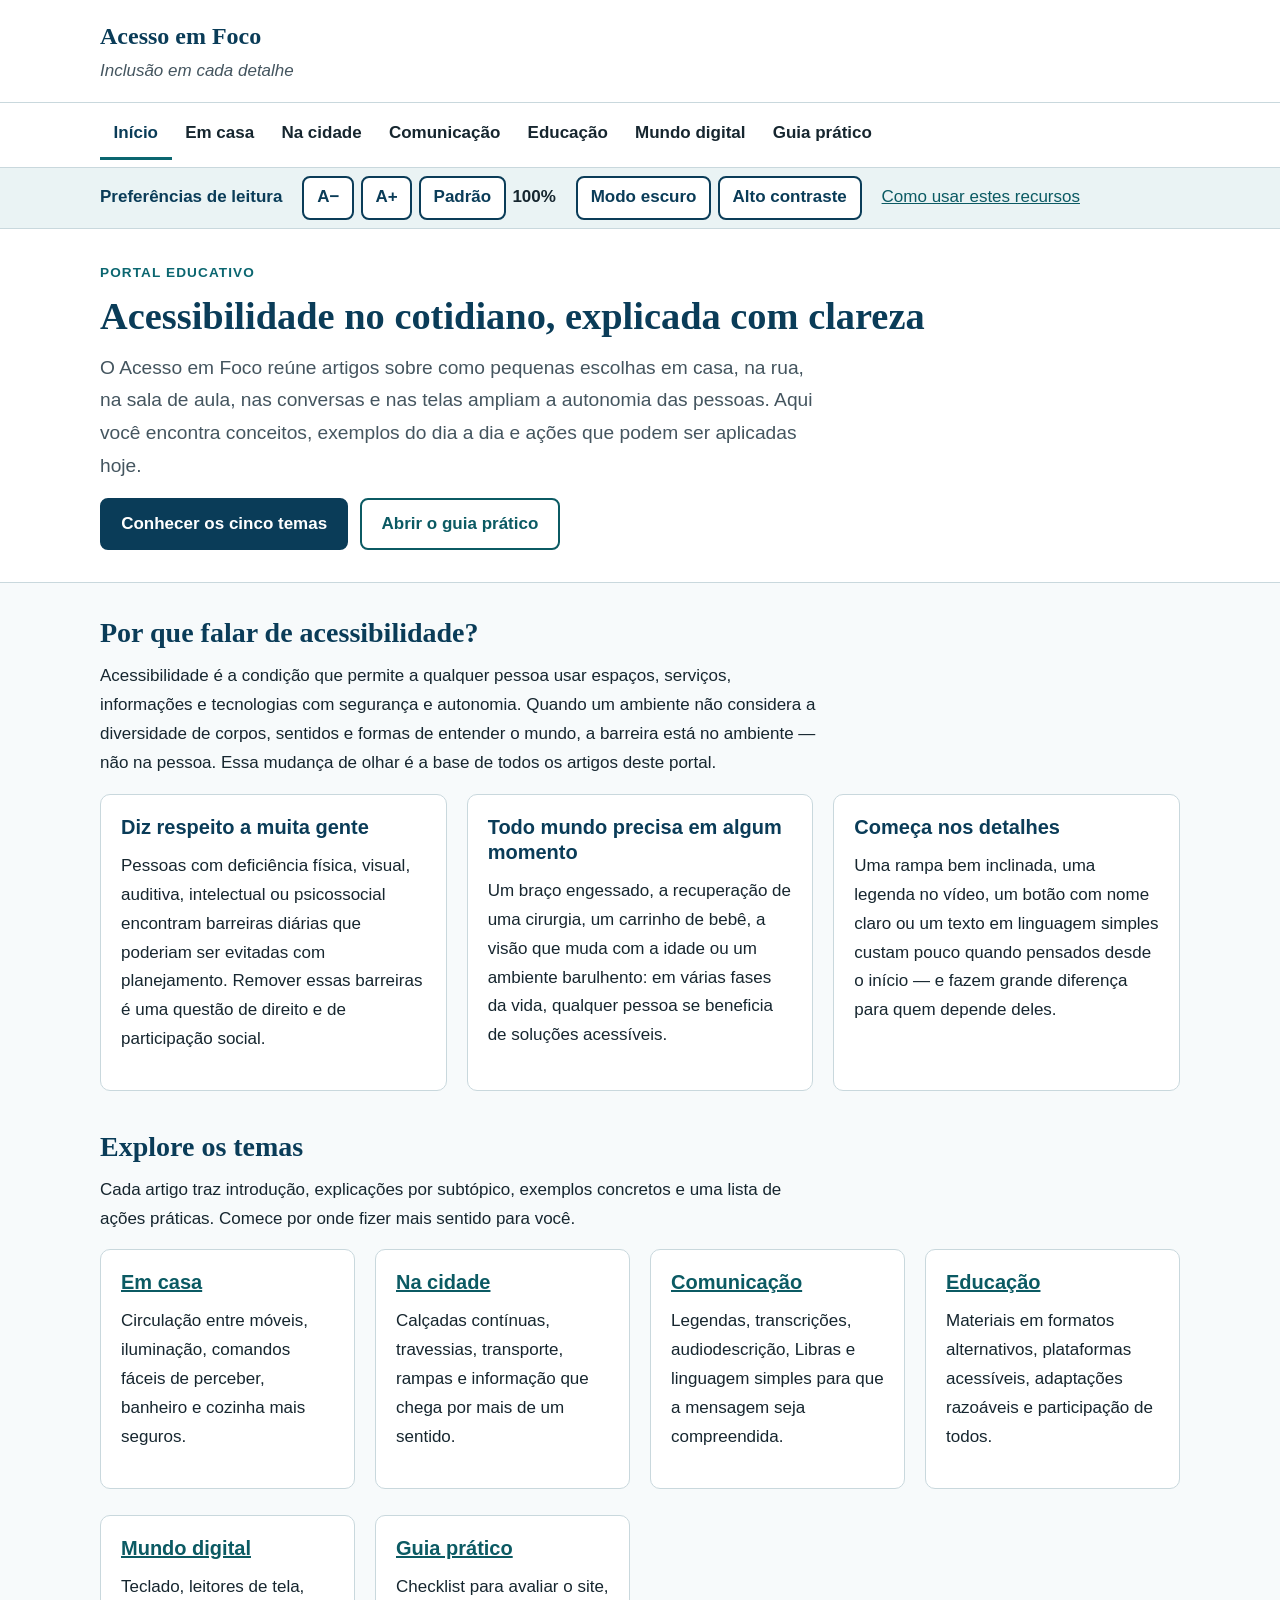
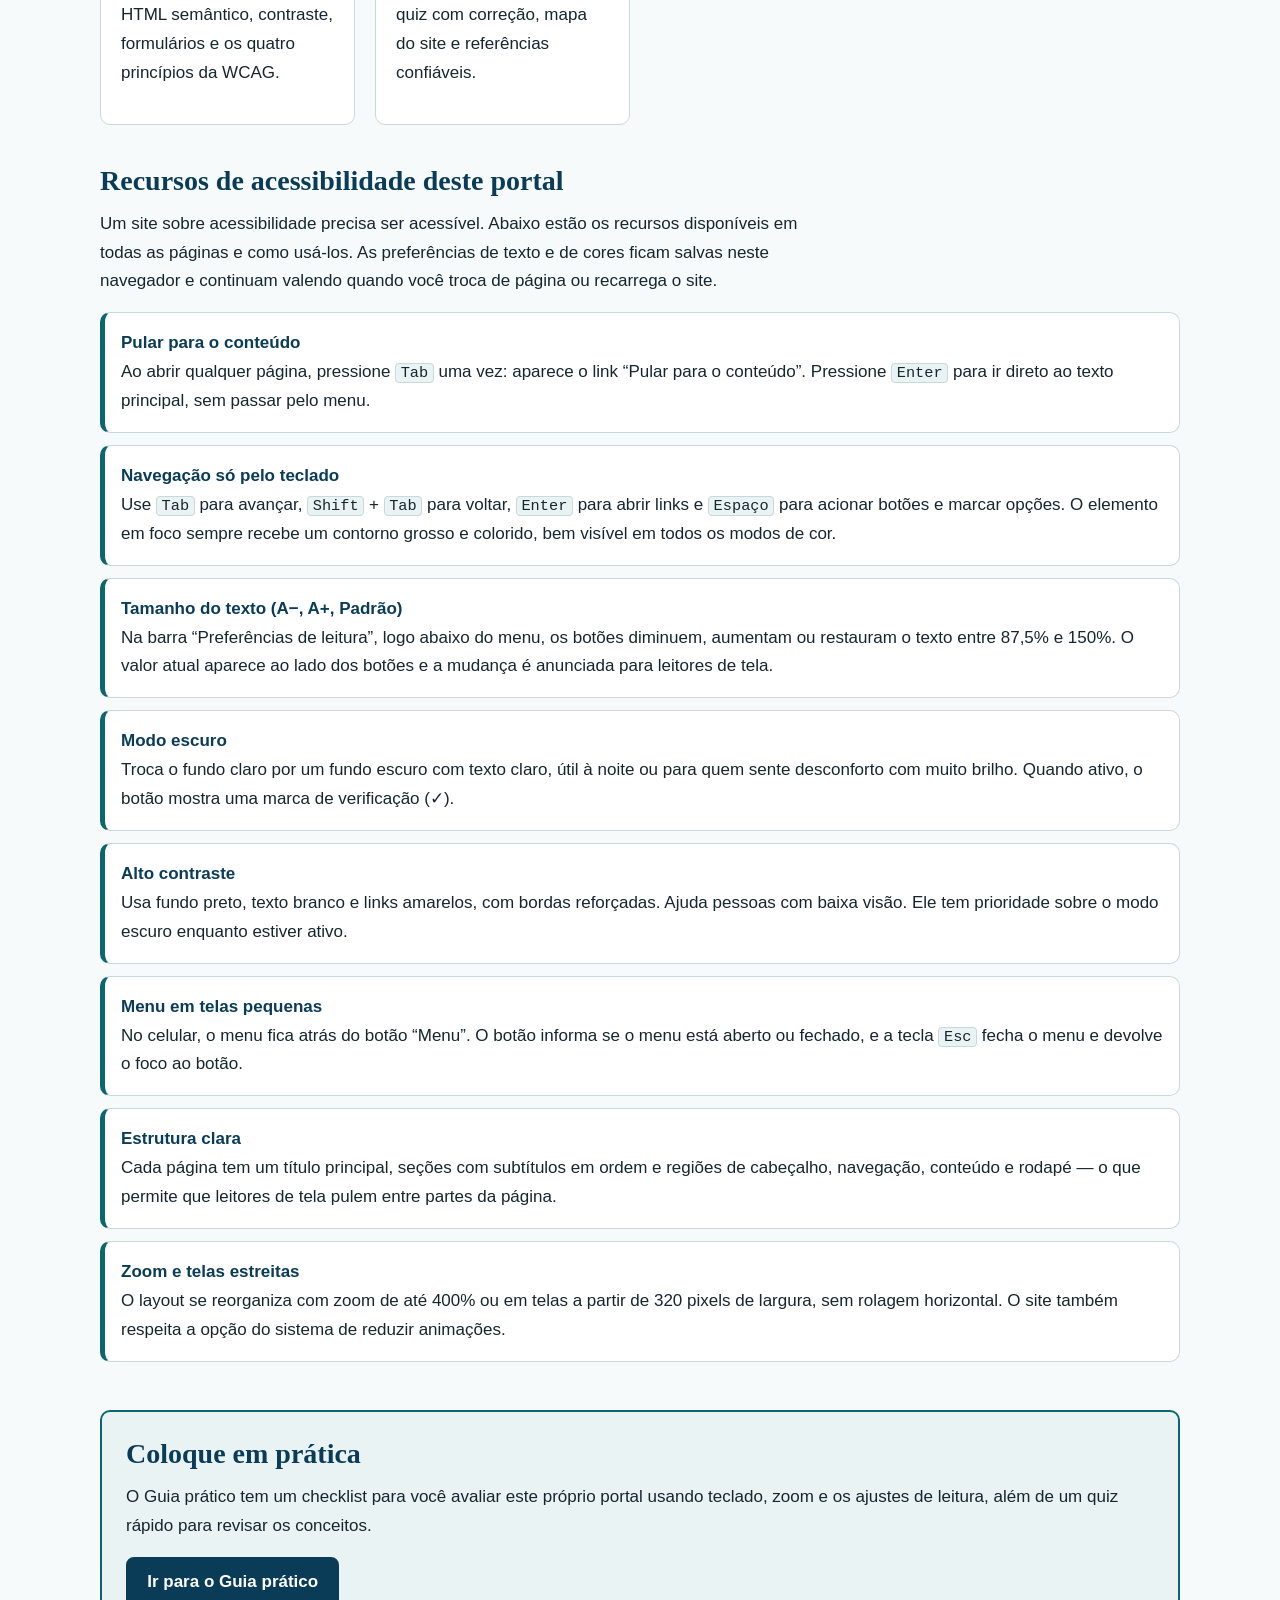
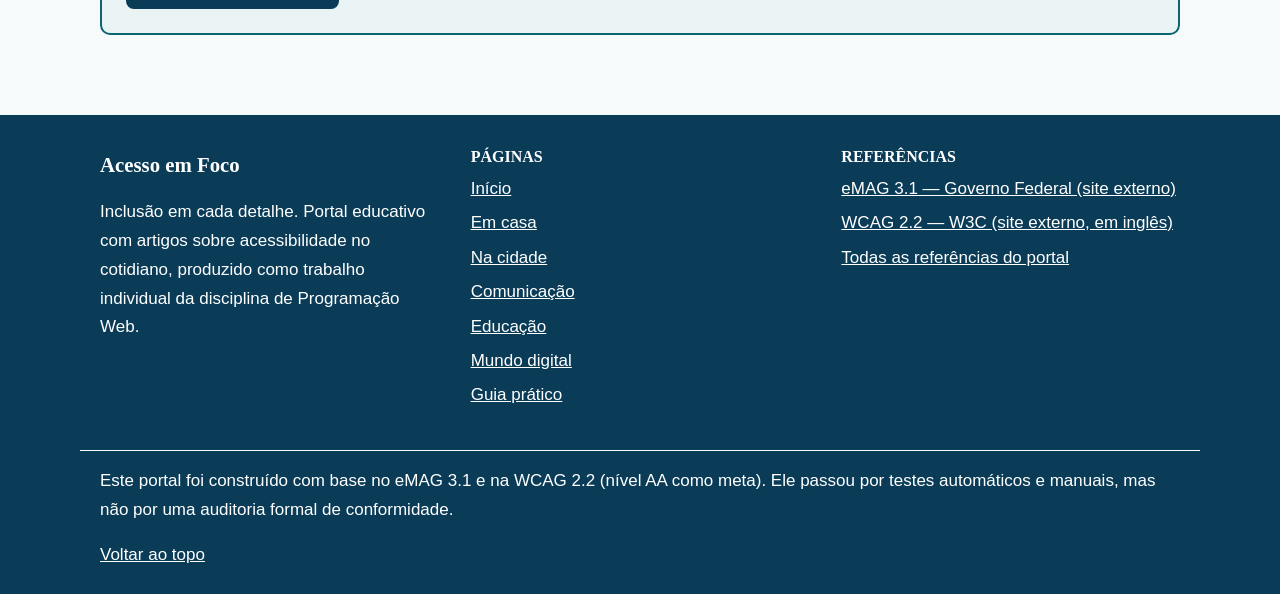
<file: index.html>
<!DOCTYPE html>
<html lang="pt-BR">
<head>
  <meta charset="UTF-8">
  <meta name="viewport" content="width=device-width, initial-scale=1">
  <title>Acesso em Foco — Acessibilidade no cotidiano</title>
  <meta name="description" content="Portal educativo com artigos sobre acessibilidade em casa, na cidade, na comunicação, na educação e no mundo digital.">
  <!-- O site não tem ícone; isto evita que o navegador procure um favicon.ico -->
  <link rel="icon" href="data:,">
  <link rel="stylesheet" href="assets/styles.css">
  <script src="assets/app.js" defer></script>
</head>
<body id="topo">
  <a class="skip-link" href="#conteudo">Pular para o conteúdo</a>

  <header class="site-header">
    <div class="container header-topo">
      <a class="marca" href="index.html">
        <span class="marca-nome">Acesso em Foco</span>
        <span class="marca-slogan">Inclusão em cada detalhe</span>
      </a>
      <button type="button" class="menu-botao" aria-expanded="false" aria-controls="menu-principal" hidden>Menu</button>
    </div>

    <nav class="menu-principal" id="menu-principal" aria-label="Principal">
      <div class="container">
        <ul class="menu">
          <li><a href="index.html" aria-current="page">Início</a></li>
          <li><a href="casa.html">Em casa</a></li>
          <li><a href="cidade.html">Na cidade</a></li>
          <li><a href="comunicacao.html">Comunicação</a></li>
          <li><a href="educacao.html">Educação</a></li>
          <li><a href="digital.html">Mundo digital</a></li>
          <li><a href="guia.html">Guia prático</a></li>
        </ul>
      </div>
    </nav>

    <div class="preferencias" id="preferencias" hidden>
      <div class="container preferencias-conteudo" role="group" aria-labelledby="preferencias-titulo">
        <span class="preferencias-titulo" id="preferencias-titulo">Preferências de leitura</span>
        <div class="grupo-controles" role="group" aria-label="Tamanho do texto">
          <button type="button" class="controle" data-fonte="diminuir">A−<span class="sr-only"> (diminuir texto)</span></button>
          <button type="button" class="controle" data-fonte="aumentar">A+<span class="sr-only"> (aumentar texto)</span></button>
          <button type="button" class="controle" data-fonte="padrao">Padrão<span class="sr-only"> (tamanho original do texto)</span></button>
          <span class="valor-fonte"><span class="sr-only">Tamanho atual: </span><span id="valor-fonte">100%</span></span>
        </div>
        <div class="grupo-controles" role="group" aria-label="Cores">
          <button type="button" class="controle" id="botao-escuro" aria-pressed="false">Modo escuro</button>
          <button type="button" class="controle" id="botao-contraste" aria-pressed="false">Alto contraste</button>
        </div>
        <a class="preferencias-ajuda" href="index.html#recursos">Como usar estes recursos</a>
      </div>
    </div>
  </header>

  <p id="anuncios" class="sr-only" role="status" aria-live="polite"></p>

  <main id="conteudo" tabindex="-1">
    <section class="hero" aria-labelledby="titulo-pagina">
      <div class="container">
        <p class="sobretitulo">Portal educativo</p>
        <h1 id="titulo-pagina">Acessibilidade no cotidiano, explicada com clareza</h1>
        <p class="lead">O Acesso em Foco reúne artigos sobre como pequenas escolhas em casa, na rua, na sala de aula, nas conversas e nas telas ampliam a autonomia das pessoas. Aqui você encontra conceitos, exemplos do dia a dia e ações que podem ser aplicadas hoje.</p>
        <div class="acoes">
          <a class="botao" href="#temas">Conhecer os cinco temas</a>
          <a class="botao botao--secundario" href="guia.html">Abrir o guia prático</a>
        </div>
      </div>
    </section>

    <div class="container">
      <section class="secao" aria-labelledby="titulo-importancia">
        <div class="secao-intro">
          <h2 id="titulo-importancia">Por que falar de acessibilidade?</h2>
          <p>Acessibilidade é a condição que permite a qualquer pessoa usar espaços, serviços, informações e tecnologias com segurança e autonomia. Quando um ambiente não considera a diversidade de corpos, sentidos e formas de entender o mundo, a barreira está no ambiente — não na pessoa. Essa mudança de olhar é a base de todos os artigos deste portal.</p>
        </div>
        <ul class="grade-cartoes">
          <li>
            <article class="cartao">
              <h3>Diz respeito a muita gente</h3>
              <p>Pessoas com deficiência física, visual, auditiva, intelectual ou psicossocial encontram barreiras diárias que poderiam ser evitadas com planejamento. Remover essas barreiras é uma questão de direito e de participação social.</p>
            </article>
          </li>
          <li>
            <article class="cartao">
              <h3>Todo mundo precisa em algum momento</h3>
              <p>Um braço engessado, a recuperação de uma cirurgia, um carrinho de bebê, a visão que muda com a idade ou um ambiente barulhento: em várias fases da vida, qualquer pessoa se beneficia de soluções acessíveis.</p>
            </article>
          </li>
          <li>
            <article class="cartao">
              <h3>Começa nos detalhes</h3>
              <p>Uma rampa bem inclinada, uma legenda no vídeo, um botão com nome claro ou um texto em linguagem simples custam pouco quando pensados desde o início — e fazem grande diferença para quem depende deles.</p>
            </article>
          </li>
        </ul>
      </section>

      <section class="secao" id="temas" aria-labelledby="titulo-temas">
        <div class="secao-intro">
          <h2 id="titulo-temas">Explore os temas</h2>
          <p>Cada artigo traz introdução, explicações por subtópico, exemplos concretos e uma lista de ações práticas. Comece por onde fizer mais sentido para você.</p>
        </div>
        <ul class="grade-cartoes">
          <li>
            <article class="cartao">
              <h3><a href="casa.html">Em casa</a></h3>
              <p>Circulação entre móveis, iluminação, comandos fáceis de perceber, banheiro e cozinha mais seguros.</p>
            </article>
          </li>
          <li>
            <article class="cartao">
              <h3><a href="cidade.html">Na cidade</a></h3>
              <p>Calçadas contínuas, travessias, transporte, rampas e informação que chega por mais de um sentido.</p>
            </article>
          </li>
          <li>
            <article class="cartao">
              <h3><a href="comunicacao.html">Comunicação</a></h3>
              <p>Legendas, transcrições, audiodescrição, Libras e linguagem simples para que a mensagem seja compreendida.</p>
            </article>
          </li>
          <li>
            <article class="cartao">
              <h3><a href="educacao.html">Educação</a></h3>
              <p>Materiais em formatos alternativos, plataformas acessíveis, adaptações razoáveis e participação de todos.</p>
            </article>
          </li>
          <li>
            <article class="cartao">
              <h3><a href="digital.html">Mundo digital</a></h3>
              <p>Teclado, leitores de tela, HTML semântico, contraste, formulários e os quatro princípios da WCAG.</p>
            </article>
          </li>
          <li>
            <article class="cartao">
              <h3><a href="guia.html">Guia prático</a></h3>
              <p>Checklist para avaliar o site, quiz com correção, mapa do site e referências confiáveis.</p>
            </article>
          </li>
        </ul>
      </section>

      <section class="secao" id="recursos" aria-labelledby="titulo-recursos">
        <div class="secao-intro">
          <h2 id="titulo-recursos">Recursos de acessibilidade deste portal</h2>
          <p>Um site sobre acessibilidade precisa ser acessível. Abaixo estão os recursos disponíveis em todas as páginas e como usá-los. As preferências de texto e de cores ficam salvas neste navegador e continuam valendo quando você troca de página ou recarrega o site.</p>
        </div>
        <ul class="lista-recursos">
          <li>
            <strong>Pular para o conteúdo</strong>
            Ao abrir qualquer página, pressione <kbd>Tab</kbd> uma vez: aparece o link “Pular para o conteúdo”. Pressione <kbd>Enter</kbd> para ir direto ao texto principal, sem passar pelo menu.
          </li>
          <li>
            <strong>Navegação só pelo teclado</strong>
            Use <kbd>Tab</kbd> para avançar, <kbd>Shift</kbd> + <kbd>Tab</kbd> para voltar, <kbd>Enter</kbd> para abrir links e <kbd>Espaço</kbd> para acionar botões e marcar opções. O elemento em foco sempre recebe um contorno grosso e colorido, bem visível em todos os modos de cor.
          </li>
          <li>
            <strong>Tamanho do texto (A−, A+, Padrão)</strong>
            Na barra “Preferências de leitura”, logo abaixo do menu, os botões diminuem, aumentam ou restauram o texto entre 87,5% e 150%. O valor atual aparece ao lado dos botões e a mudança é anunciada para leitores de tela.
          </li>
          <li>
            <strong>Modo escuro</strong>
            Troca o fundo claro por um fundo escuro com texto claro, útil à noite ou para quem sente desconforto com muito brilho. Quando ativo, o botão mostra uma marca de verificação (✓).
          </li>
          <li>
            <strong>Alto contraste</strong>
            Usa fundo preto, texto branco e links amarelos, com bordas reforçadas. Ajuda pessoas com baixa visão. Ele tem prioridade sobre o modo escuro enquanto estiver ativo.
          </li>
          <li>
            <strong>Menu em telas pequenas</strong>
            No celular, o menu fica atrás do botão “Menu”. O botão informa se o menu está aberto ou fechado, e a tecla <kbd>Esc</kbd> fecha o menu e devolve o foco ao botão.
          </li>
          <li>
            <strong>Estrutura clara</strong>
            Cada página tem um título principal, seções com subtítulos em ordem e regiões de cabeçalho, navegação, conteúdo e rodapé — o que permite que leitores de tela pulem entre partes da página.
          </li>
          <li>
            <strong>Zoom e telas estreitas</strong>
            O layout se reorganiza com zoom de até 400% ou em telas a partir de 320 pixels de largura, sem rolagem horizontal. O site também respeita a opção do sistema de reduzir animações.
          </li>
        </ul>
      </section>

      <section class="faixa-convite" aria-labelledby="titulo-convite">
        <h2 id="titulo-convite">Coloque em prática</h2>
        <p>O Guia prático tem um checklist para você avaliar este próprio portal usando teclado, zoom e os ajustes de leitura, além de um quiz rápido para revisar os conceitos.</p>
        <a class="botao" href="guia.html">Ir para o Guia prático</a>
      </section>
    </div>
  </main>

  <footer class="site-footer">
    <div class="container rodape-grade">
      <div>
        <p class="rodape-marca">Acesso em Foco</p>
        <p>Inclusão em cada detalhe. Portal educativo com artigos sobre acessibilidade no cotidiano, produzido como trabalho individual da disciplina de Programação Web.</p>
      </div>
      <nav aria-label="Rodapé">
        <h2 class="rodape-titulo">Páginas</h2>
        <ul>
          <li><a href="index.html" aria-current="page">Início</a></li>
          <li><a href="casa.html">Em casa</a></li>
          <li><a href="cidade.html">Na cidade</a></li>
          <li><a href="comunicacao.html">Comunicação</a></li>
          <li><a href="educacao.html">Educação</a></li>
          <li><a href="digital.html">Mundo digital</a></li>
          <li><a href="guia.html">Guia prático</a></li>
        </ul>
      </nav>
      <div>
        <h2 class="rodape-titulo">Referências</h2>
        <ul>
          <li><a href="https://emag.governoeletronico.gov.br/">eMAG 3.1 — Governo Federal (site externo)</a></li>
          <li><a href="https://www.w3.org/TR/WCAG22/">WCAG 2.2 — W3C (site externo, em inglês)</a></li>
          <li><a href="guia.html#referencias">Todas as referências do portal</a></li>
        </ul>
      </div>
    </div>
    <div class="container rodape-base">
      <p>Este portal foi construído com base no eMAG 3.1 e na WCAG 2.2 (nível AA como meta). Ele passou por testes automáticos e manuais, mas não por uma auditoria formal de conformidade.</p>
      <a href="#topo">Voltar ao topo</a>
    </div>
  </footer>
</body>
</html>
</file>
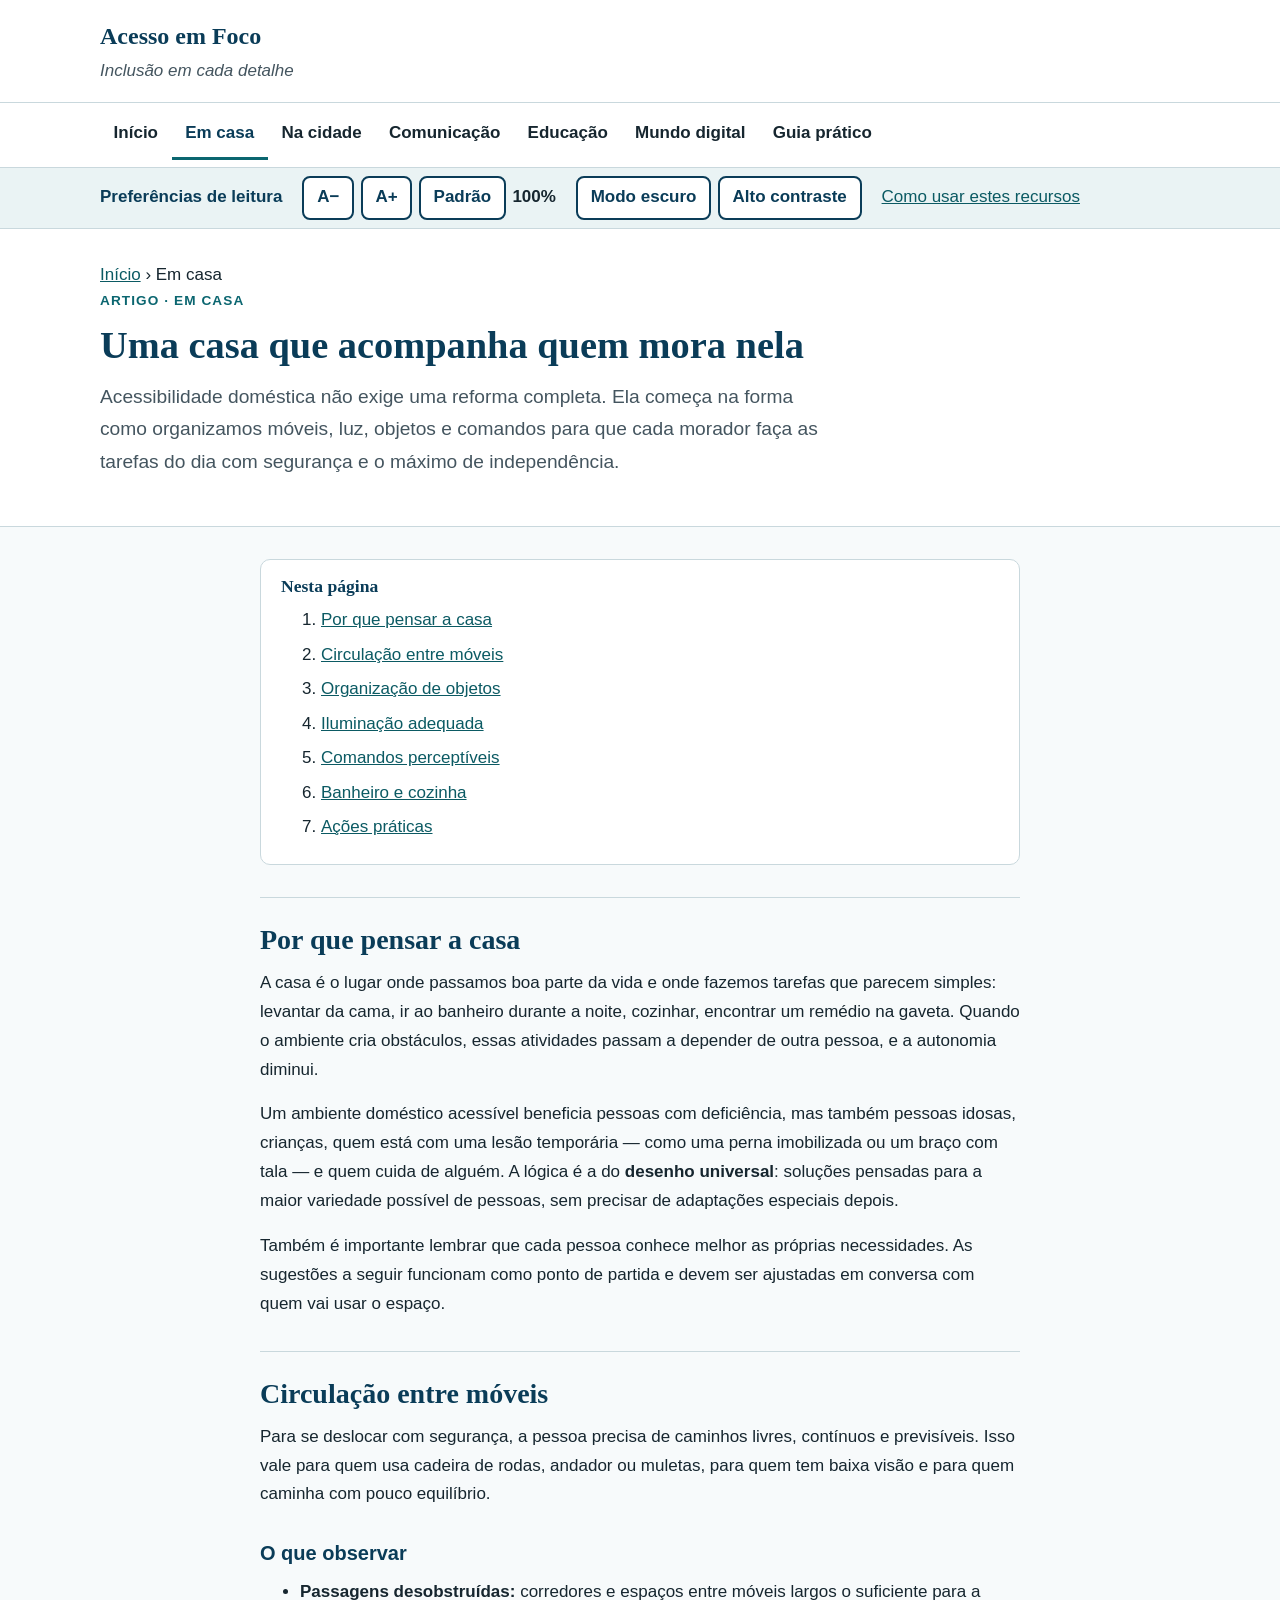
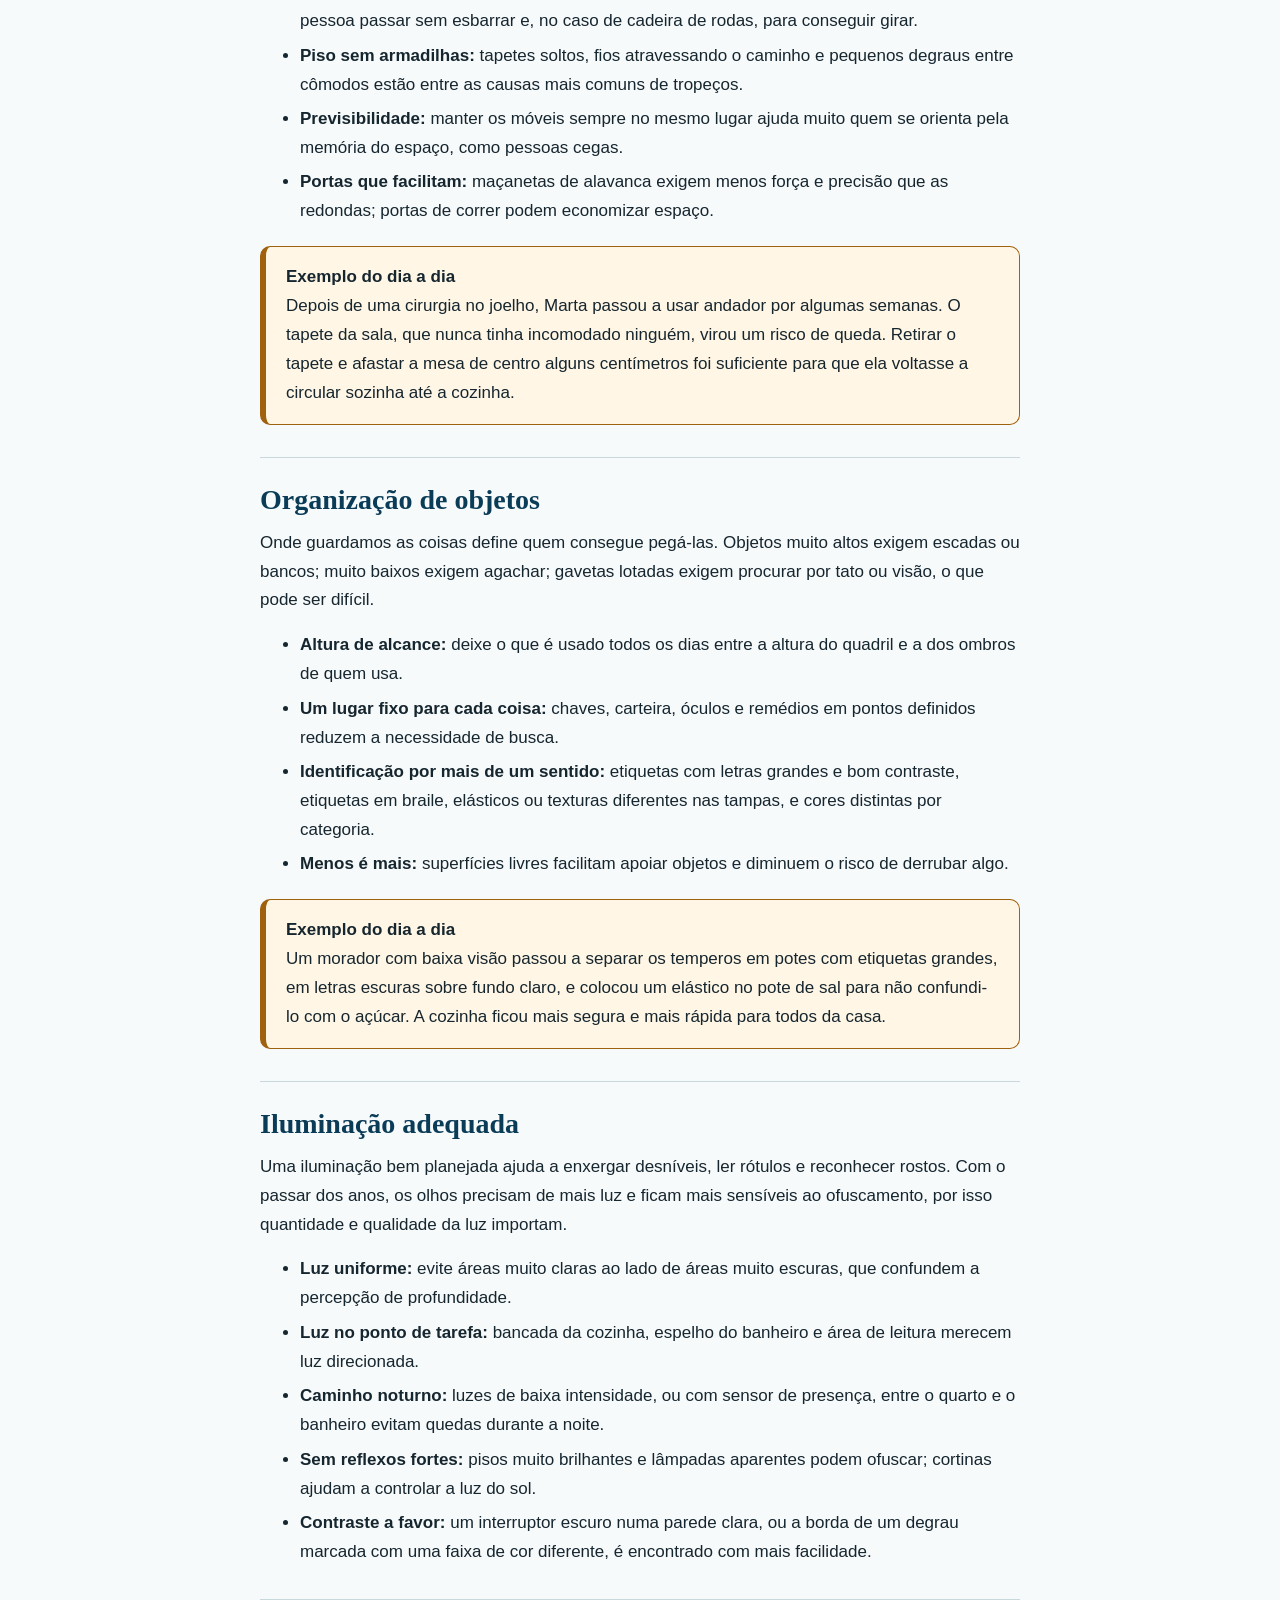
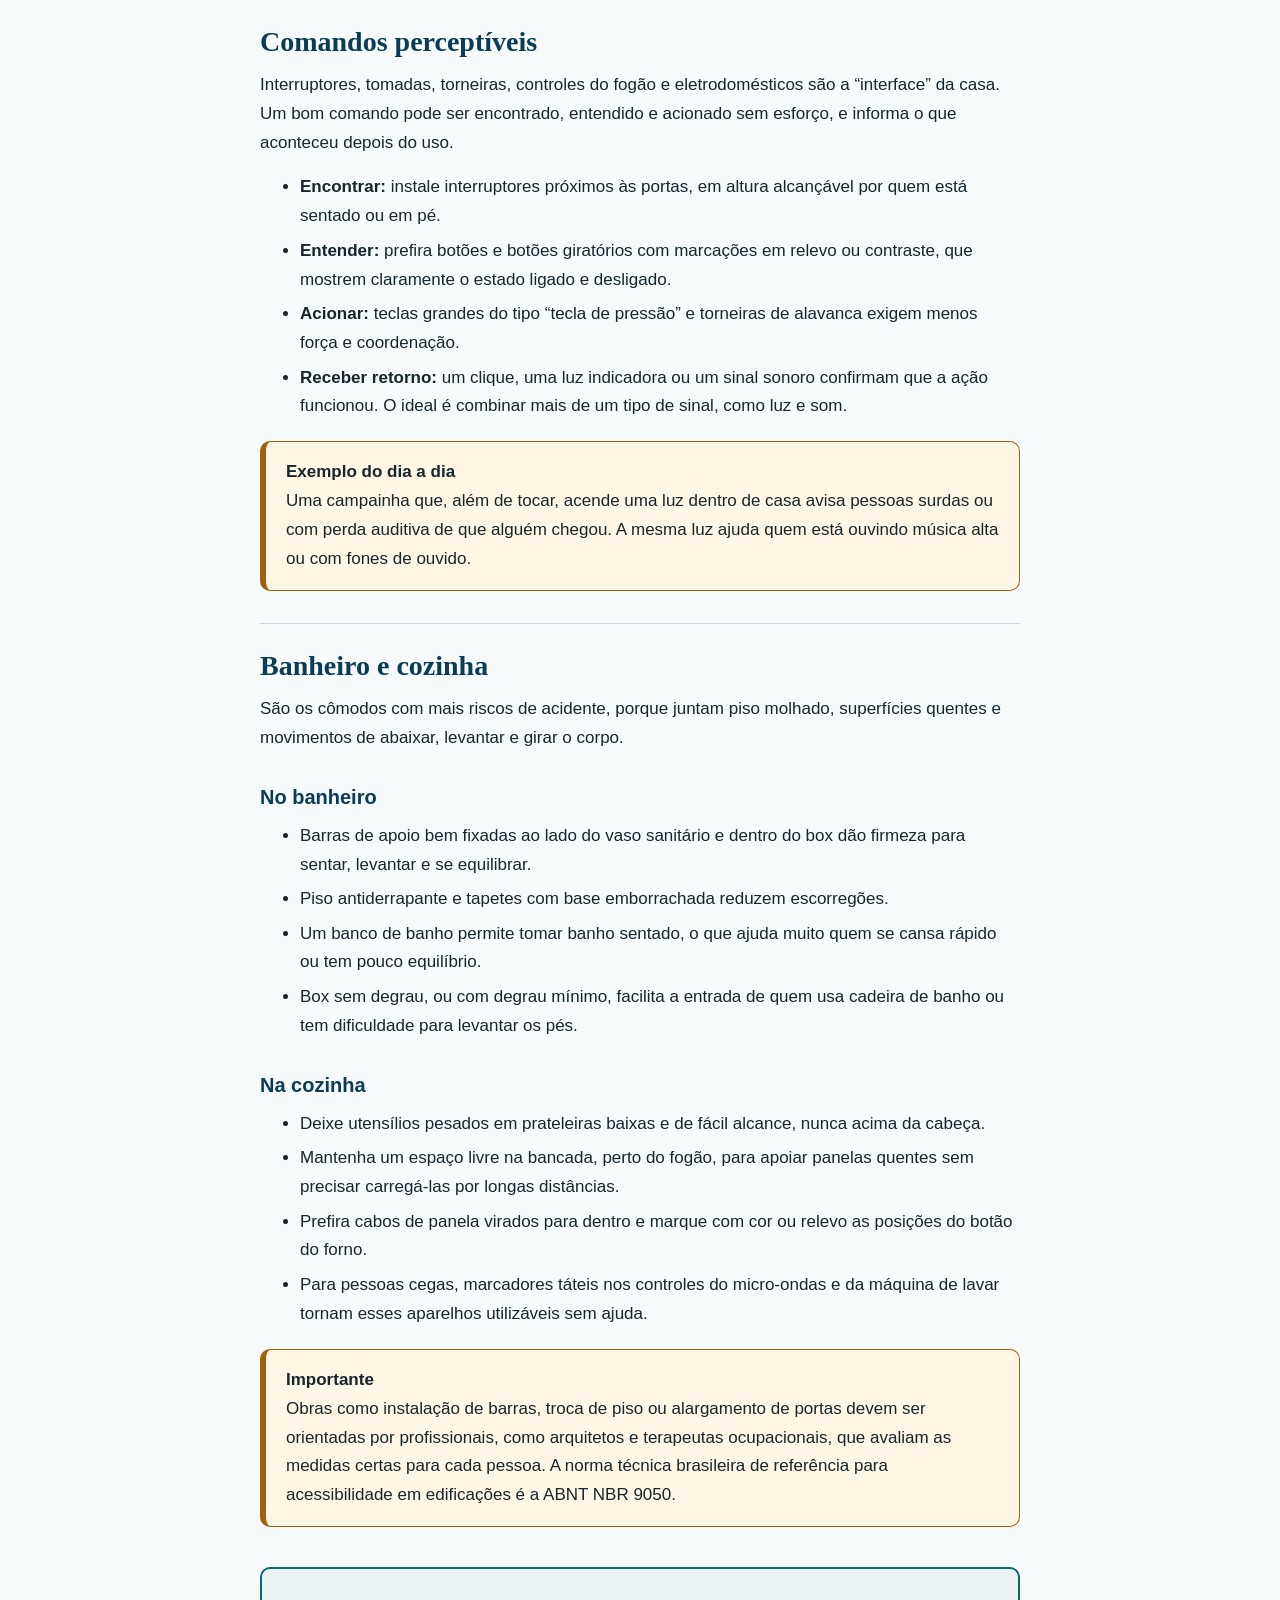
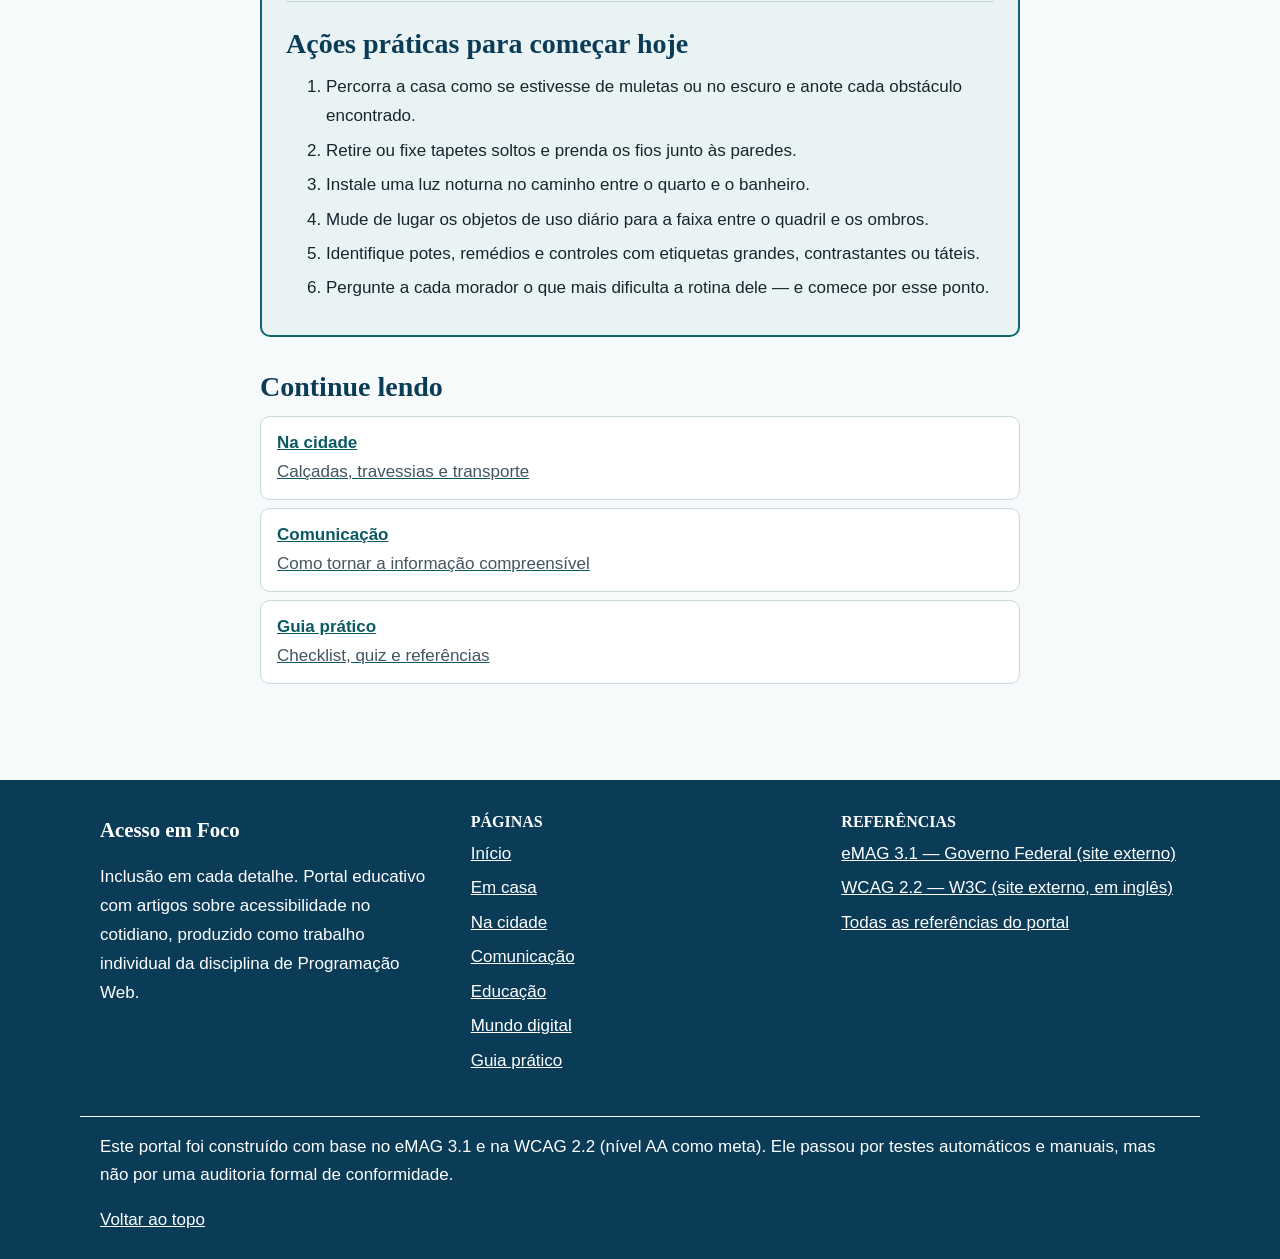
<file: casa.html>
<!DOCTYPE html>
<html lang="pt-BR">
<head>
  <meta charset="UTF-8">
  <meta name="viewport" content="width=device-width, initial-scale=1">
  <title>Em casa: autonomia no ambiente doméstico — Acesso em Foco</title>
  <meta name="description" content="Como circulação, iluminação, comandos, banheiro e cozinha podem tornar a casa mais segura e autônoma para todas as pessoas.">
  <!-- O site não tem ícone; isto evita que o navegador procure um favicon.ico -->
  <link rel="icon" href="data:,">
  <link rel="stylesheet" href="assets/styles.css">
  <script src="assets/app.js" defer></script>
</head>
<body id="topo">
  <a class="skip-link" href="#conteudo">Pular para o conteúdo</a>

  <header class="site-header">
    <div class="container header-topo">
      <a class="marca" href="index.html">
        <span class="marca-nome">Acesso em Foco</span>
        <span class="marca-slogan">Inclusão em cada detalhe</span>
      </a>
      <button type="button" class="menu-botao" aria-expanded="false" aria-controls="menu-principal" hidden>Menu</button>
    </div>

    <nav class="menu-principal" id="menu-principal" aria-label="Principal">
      <div class="container">
        <ul class="menu">
          <li><a href="index.html">Início</a></li>
          <li><a href="casa.html" aria-current="page">Em casa</a></li>
          <li><a href="cidade.html">Na cidade</a></li>
          <li><a href="comunicacao.html">Comunicação</a></li>
          <li><a href="educacao.html">Educação</a></li>
          <li><a href="digital.html">Mundo digital</a></li>
          <li><a href="guia.html">Guia prático</a></li>
        </ul>
      </div>
    </nav>

    <div class="preferencias" id="preferencias" hidden>
      <div class="container preferencias-conteudo" role="group" aria-labelledby="preferencias-titulo">
        <span class="preferencias-titulo" id="preferencias-titulo">Preferências de leitura</span>
        <div class="grupo-controles" role="group" aria-label="Tamanho do texto">
          <button type="button" class="controle" data-fonte="diminuir">A−<span class="sr-only"> (diminuir texto)</span></button>
          <button type="button" class="controle" data-fonte="aumentar">A+<span class="sr-only"> (aumentar texto)</span></button>
          <button type="button" class="controle" data-fonte="padrao">Padrão<span class="sr-only"> (tamanho original do texto)</span></button>
          <span class="valor-fonte"><span class="sr-only">Tamanho atual: </span><span id="valor-fonte">100%</span></span>
        </div>
        <div class="grupo-controles" role="group" aria-label="Cores">
          <button type="button" class="controle" id="botao-escuro" aria-pressed="false">Modo escuro</button>
          <button type="button" class="controle" id="botao-contraste" aria-pressed="false">Alto contraste</button>
        </div>
        <a class="preferencias-ajuda" href="index.html#recursos">Como usar estes recursos</a>
      </div>
    </div>
  </header>

  <p id="anuncios" class="sr-only" role="status" aria-live="polite"></p>

  <main id="conteudo" tabindex="-1">
    <section class="hero" aria-labelledby="titulo-pagina">
      <div class="container">
        <nav class="trilha" aria-label="Você está em">
          <ol>
            <li><a href="index.html">Início</a></li>
            <li><span aria-current="page">Em casa</span></li>
          </ol>
        </nav>
        <p class="sobretitulo">Artigo · Em casa</p>
        <h1 id="titulo-pagina">Uma casa que acompanha quem mora nela</h1>
        <p class="lead">Acessibilidade doméstica não exige uma reforma completa. Ela começa na forma como organizamos móveis, luz, objetos e comandos para que cada morador faça as tarefas do dia com segurança e o máximo de independência.</p>
      </div>
    </section>

    <div class="container artigo-layout">
      <nav class="sumario" aria-labelledby="sumario-titulo">
        <h2 id="sumario-titulo">Nesta página</h2>
        <ol>
          <li><a href="#introducao">Por que pensar a casa</a></li>
          <li><a href="#circulacao">Circulação entre móveis</a></li>
          <li><a href="#organizacao">Organização de objetos</a></li>
          <li><a href="#iluminacao">Iluminação adequada</a></li>
          <li><a href="#comandos">Comandos perceptíveis</a></li>
          <li><a href="#banheiro-cozinha">Banheiro e cozinha</a></li>
          <li><a href="#acoes">Ações práticas</a></li>
        </ol>
      </nav>

      <article class="artigo" aria-labelledby="titulo-pagina">
        <section id="introducao">
          <h2>Por que pensar a casa</h2>
          <p>A casa é o lugar onde passamos boa parte da vida e onde fazemos tarefas que parecem simples: levantar da cama, ir ao banheiro durante a noite, cozinhar, encontrar um remédio na gaveta. Quando o ambiente cria obstáculos, essas atividades passam a depender de outra pessoa, e a autonomia diminui.</p>
          <p>Um ambiente doméstico acessível beneficia pessoas com deficiência, mas também pessoas idosas, crianças, quem está com uma lesão temporária — como uma perna imobilizada ou um braço com tala — e quem cuida de alguém. A lógica é a do <strong>desenho universal</strong>: soluções pensadas para a maior variedade possível de pessoas, sem precisar de adaptações especiais depois.</p>
          <p>Também é importante lembrar que cada pessoa conhece melhor as próprias necessidades. As sugestões a seguir funcionam como ponto de partida e devem ser ajustadas em conversa com quem vai usar o espaço.</p>
        </section>

        <section id="circulacao">
          <h2>Circulação entre móveis</h2>
          <p>Para se deslocar com segurança, a pessoa precisa de caminhos livres, contínuos e previsíveis. Isso vale para quem usa cadeira de rodas, andador ou muletas, para quem tem baixa visão e para quem caminha com pouco equilíbrio.</p>
          <h3>O que observar</h3>
          <ul>
            <li><strong>Passagens desobstruídas:</strong> corredores e espaços entre móveis largos o suficiente para a pessoa passar sem esbarrar e, no caso de cadeira de rodas, para conseguir girar.</li>
            <li><strong>Piso sem armadilhas:</strong> tapetes soltos, fios atravessando o caminho e pequenos degraus entre cômodos estão entre as causas mais comuns de tropeços.</li>
            <li><strong>Previsibilidade:</strong> manter os móveis sempre no mesmo lugar ajuda muito quem se orienta pela memória do espaço, como pessoas cegas.</li>
            <li><strong>Portas que facilitam:</strong> maçanetas de alavanca exigem menos força e precisão que as redondas; portas de correr podem economizar espaço.</li>
          </ul>
          <div class="exemplo">
            <span class="exemplo-titulo">Exemplo do dia a dia</span>
            <p>Depois de uma cirurgia no joelho, Marta passou a usar andador por algumas semanas. O tapete da sala, que nunca tinha incomodado ninguém, virou um risco de queda. Retirar o tapete e afastar a mesa de centro alguns centímetros foi suficiente para que ela voltasse a circular sozinha até a cozinha.</p>
          </div>
        </section>

        <section id="organizacao">
          <h2>Organização de objetos</h2>
          <p>Onde guardamos as coisas define quem consegue pegá-las. Objetos muito altos exigem escadas ou bancos; muito baixos exigem agachar; gavetas lotadas exigem procurar por tato ou visão, o que pode ser difícil.</p>
          <ul>
            <li><strong>Altura de alcance:</strong> deixe o que é usado todos os dias entre a altura do quadril e a dos ombros de quem usa.</li>
            <li><strong>Um lugar fixo para cada coisa:</strong> chaves, carteira, óculos e remédios em pontos definidos reduzem a necessidade de busca.</li>
            <li><strong>Identificação por mais de um sentido:</strong> etiquetas com letras grandes e bom contraste, etiquetas em braile, elásticos ou texturas diferentes nas tampas, e cores distintas por categoria.</li>
            <li><strong>Menos é mais:</strong> superfícies livres facilitam apoiar objetos e diminuem o risco de derrubar algo.</li>
          </ul>
          <div class="exemplo">
            <span class="exemplo-titulo">Exemplo do dia a dia</span>
            <p>Um morador com baixa visão passou a separar os temperos em potes com etiquetas grandes, em letras escuras sobre fundo claro, e colocou um elástico no pote de sal para não confundi-lo com o açúcar. A cozinha ficou mais segura e mais rápida para todos da casa.</p>
          </div>
        </section>

        <section id="iluminacao">
          <h2>Iluminação adequada</h2>
          <p>Uma iluminação bem planejada ajuda a enxergar desníveis, ler rótulos e reconhecer rostos. Com o passar dos anos, os olhos precisam de mais luz e ficam mais sensíveis ao ofuscamento, por isso quantidade e qualidade da luz importam.</p>
          <ul>
            <li><strong>Luz uniforme:</strong> evite áreas muito claras ao lado de áreas muito escuras, que confundem a percepção de profundidade.</li>
            <li><strong>Luz no ponto de tarefa:</strong> bancada da cozinha, espelho do banheiro e área de leitura merecem luz direcionada.</li>
            <li><strong>Caminho noturno:</strong> luzes de baixa intensidade, ou com sensor de presença, entre o quarto e o banheiro evitam quedas durante a noite.</li>
            <li><strong>Sem reflexos fortes:</strong> pisos muito brilhantes e lâmpadas aparentes podem ofuscar; cortinas ajudam a controlar a luz do sol.</li>
            <li><strong>Contraste a favor:</strong> um interruptor escuro numa parede clara, ou a borda de um degrau marcada com uma faixa de cor diferente, é encontrado com mais facilidade.</li>
          </ul>
        </section>

        <section id="comandos">
          <h2>Comandos perceptíveis</h2>
          <p>Interruptores, tomadas, torneiras, controles do fogão e eletrodomésticos são a “interface” da casa. Um bom comando pode ser encontrado, entendido e acionado sem esforço, e informa o que aconteceu depois do uso.</p>
          <ul>
            <li><strong>Encontrar:</strong> instale interruptores próximos às portas, em altura alcançável por quem está sentado ou em pé.</li>
            <li><strong>Entender:</strong> prefira botões e botões giratórios com marcações em relevo ou contraste, que mostrem claramente o estado ligado e desligado.</li>
            <li><strong>Acionar:</strong> teclas grandes do tipo “tecla de pressão” e torneiras de alavanca exigem menos força e coordenação.</li>
            <li><strong>Receber retorno:</strong> um clique, uma luz indicadora ou um sinal sonoro confirmam que a ação funcionou. O ideal é combinar mais de um tipo de sinal, como luz e som.</li>
          </ul>
          <div class="exemplo">
            <span class="exemplo-titulo">Exemplo do dia a dia</span>
            <p>Uma campainha que, além de tocar, acende uma luz dentro de casa avisa pessoas surdas ou com perda auditiva de que alguém chegou. A mesma luz ajuda quem está ouvindo música alta ou com fones de ouvido.</p>
          </div>
        </section>

        <section id="banheiro-cozinha">
          <h2>Banheiro e cozinha</h2>
          <p>São os cômodos com mais riscos de acidente, porque juntam piso molhado, superfícies quentes e movimentos de abaixar, levantar e girar o corpo.</p>
          <h3>No banheiro</h3>
          <ul>
            <li>Barras de apoio bem fixadas ao lado do vaso sanitário e dentro do box dão firmeza para sentar, levantar e se equilibrar.</li>
            <li>Piso antiderrapante e tapetes com base emborrachada reduzem escorregões.</li>
            <li>Um banco de banho permite tomar banho sentado, o que ajuda muito quem se cansa rápido ou tem pouco equilíbrio.</li>
            <li>Box sem degrau, ou com degrau mínimo, facilita a entrada de quem usa cadeira de banho ou tem dificuldade para levantar os pés.</li>
          </ul>
          <h3>Na cozinha</h3>
          <ul>
            <li>Deixe utensílios pesados em prateleiras baixas e de fácil alcance, nunca acima da cabeça.</li>
            <li>Mantenha um espaço livre na bancada, perto do fogão, para apoiar panelas quentes sem precisar carregá-las por longas distâncias.</li>
            <li>Prefira cabos de panela virados para dentro e marque com cor ou relevo as posições do botão do forno.</li>
            <li>Para pessoas cegas, marcadores táteis nos controles do micro-ondas e da máquina de lavar tornam esses aparelhos utilizáveis sem ajuda.</li>
          </ul>
          <div class="nota">
            <span class="nota-titulo">Importante</span>
            <p>Obras como instalação de barras, troca de piso ou alargamento de portas devem ser orientadas por profissionais, como arquitetos e terapeutas ocupacionais, que avaliam as medidas certas para cada pessoa. A norma técnica brasileira de referência para acessibilidade em edificações é a ABNT NBR 9050.</p>
          </div>
        </section>

        <section class="acoes-praticas" id="acoes" aria-labelledby="titulo-acoes">
          <h2 id="titulo-acoes">Ações práticas para começar hoje</h2>
          <ol>
            <li>Percorra a casa como se estivesse de muletas ou no escuro e anote cada obstáculo encontrado.</li>
            <li>Retire ou fixe tapetes soltos e prenda os fios junto às paredes.</li>
            <li>Instale uma luz noturna no caminho entre o quarto e o banheiro.</li>
            <li>Mude de lugar os objetos de uso diário para a faixa entre o quadril e os ombros.</li>
            <li>Identifique potes, remédios e controles com etiquetas grandes, contrastantes ou táteis.</li>
            <li>Pergunte a cada morador o que mais dificulta a rotina dele — e comece por esse ponto.</li>
          </ol>
        </section>

        <nav class="continue" aria-labelledby="titulo-continue">
          <h2 id="titulo-continue">Continue lendo</h2>
          <ul>
            <li><a href="cidade.html">Na cidade <span>Calçadas, travessias e transporte</span></a></li>
            <li><a href="comunicacao.html">Comunicação <span>Como tornar a informação compreensível</span></a></li>
            <li><a href="guia.html">Guia prático <span>Checklist, quiz e referências</span></a></li>
          </ul>
        </nav>
      </article>
    </div>
  </main>

  <footer class="site-footer">
    <div class="container rodape-grade">
      <div>
        <p class="rodape-marca">Acesso em Foco</p>
        <p>Inclusão em cada detalhe. Portal educativo com artigos sobre acessibilidade no cotidiano, produzido como trabalho individual da disciplina de Programação Web.</p>
      </div>
      <nav aria-label="Rodapé">
        <h2 class="rodape-titulo">Páginas</h2>
        <ul>
          <li><a href="index.html">Início</a></li>
          <li><a href="casa.html" aria-current="page">Em casa</a></li>
          <li><a href="cidade.html">Na cidade</a></li>
          <li><a href="comunicacao.html">Comunicação</a></li>
          <li><a href="educacao.html">Educação</a></li>
          <li><a href="digital.html">Mundo digital</a></li>
          <li><a href="guia.html">Guia prático</a></li>
        </ul>
      </nav>
      <div>
        <h2 class="rodape-titulo">Referências</h2>
        <ul>
          <li><a href="https://emag.governoeletronico.gov.br/">eMAG 3.1 — Governo Federal (site externo)</a></li>
          <li><a href="https://www.w3.org/TR/WCAG22/">WCAG 2.2 — W3C (site externo, em inglês)</a></li>
          <li><a href="guia.html#referencias">Todas as referências do portal</a></li>
        </ul>
      </div>
    </div>
    <div class="container rodape-base">
      <p>Este portal foi construído com base no eMAG 3.1 e na WCAG 2.2 (nível AA como meta). Ele passou por testes automáticos e manuais, mas não por uma auditoria formal de conformidade.</p>
      <a href="#topo">Voltar ao topo</a>
    </div>
  </footer>
</body>
</html>
</file>
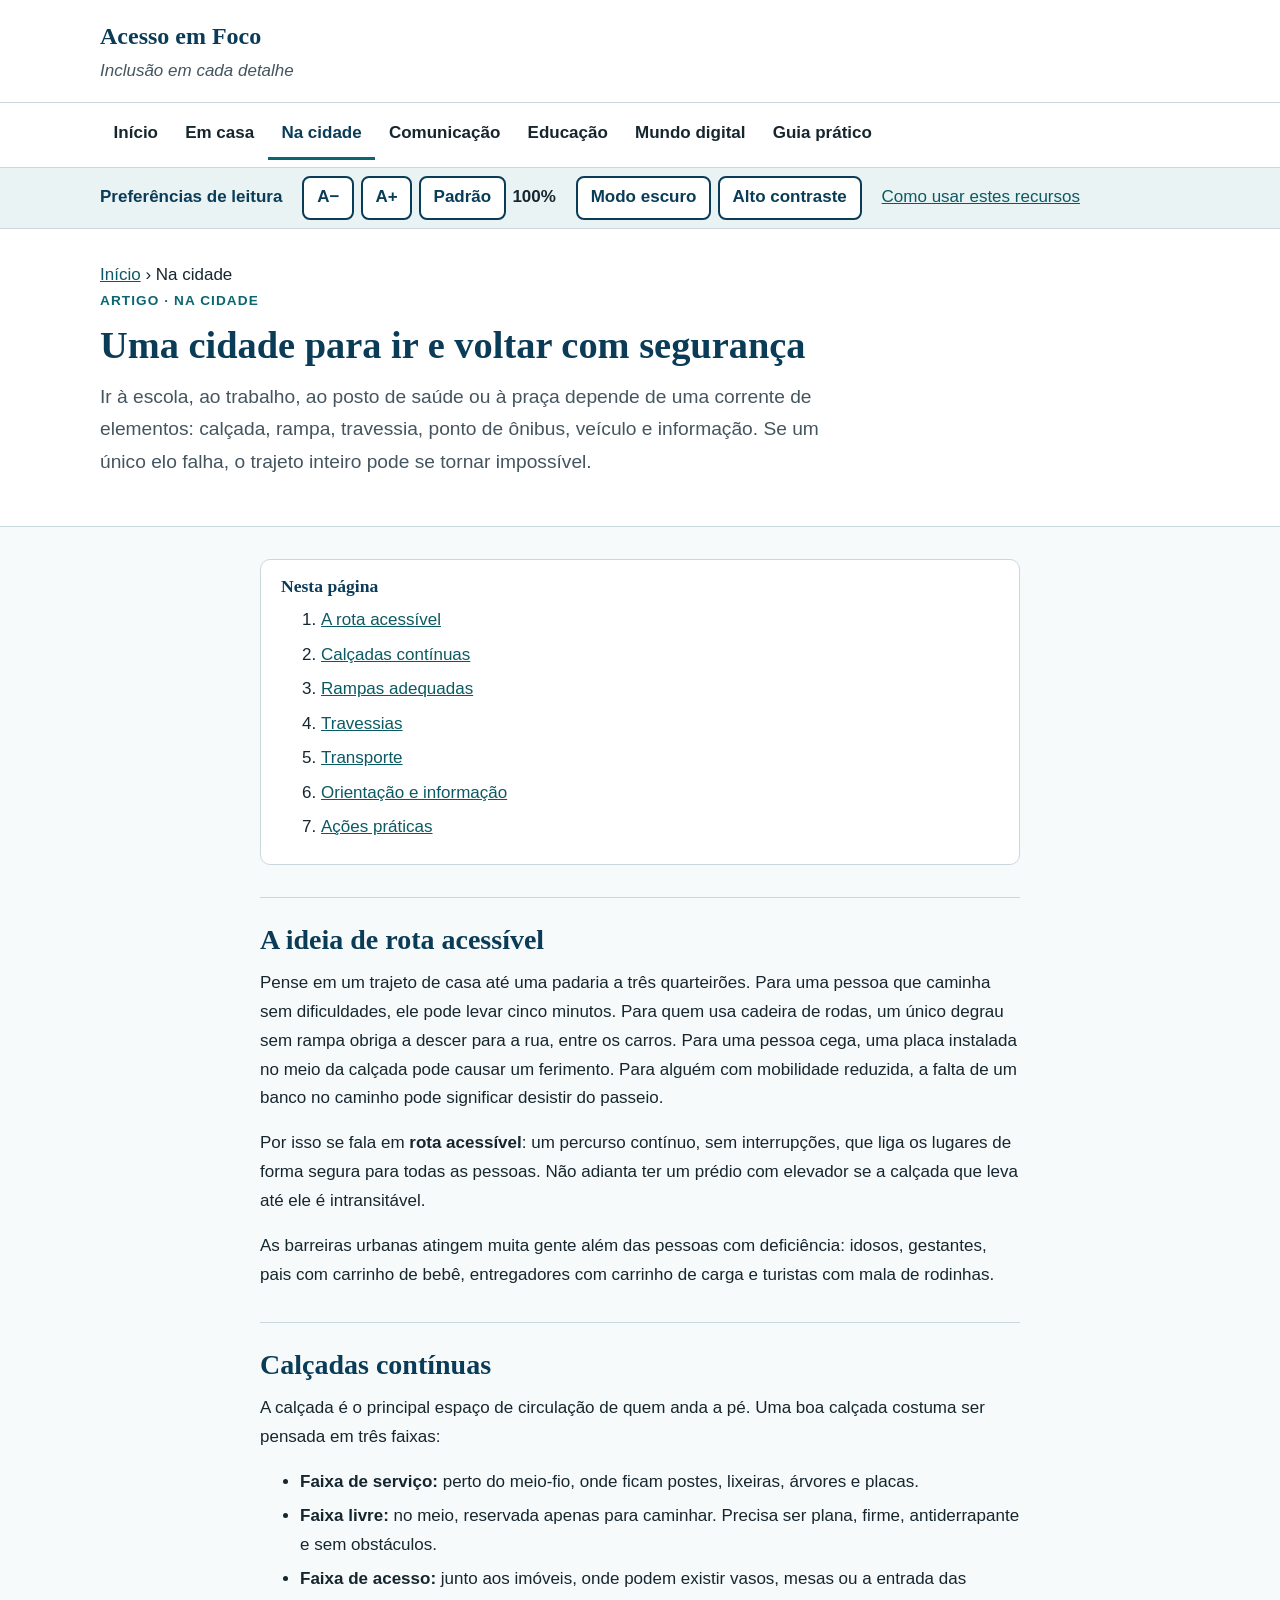
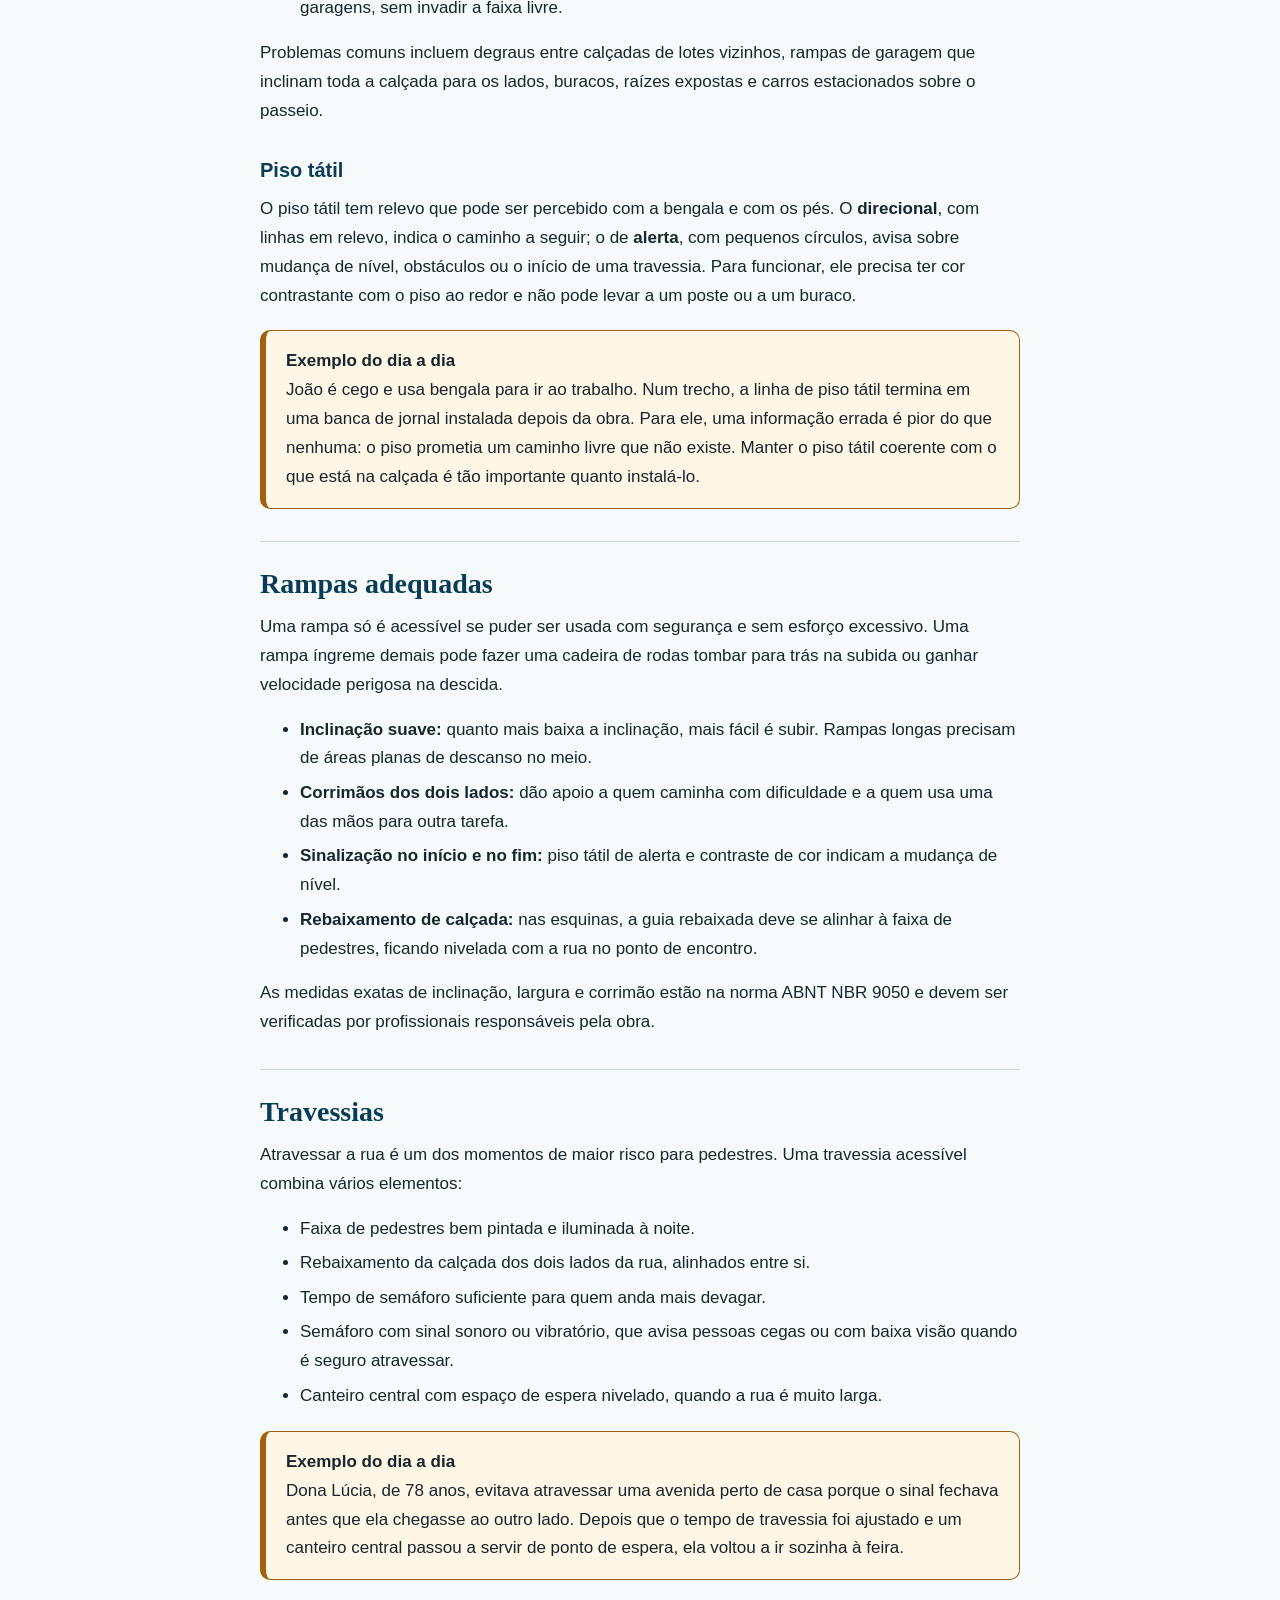
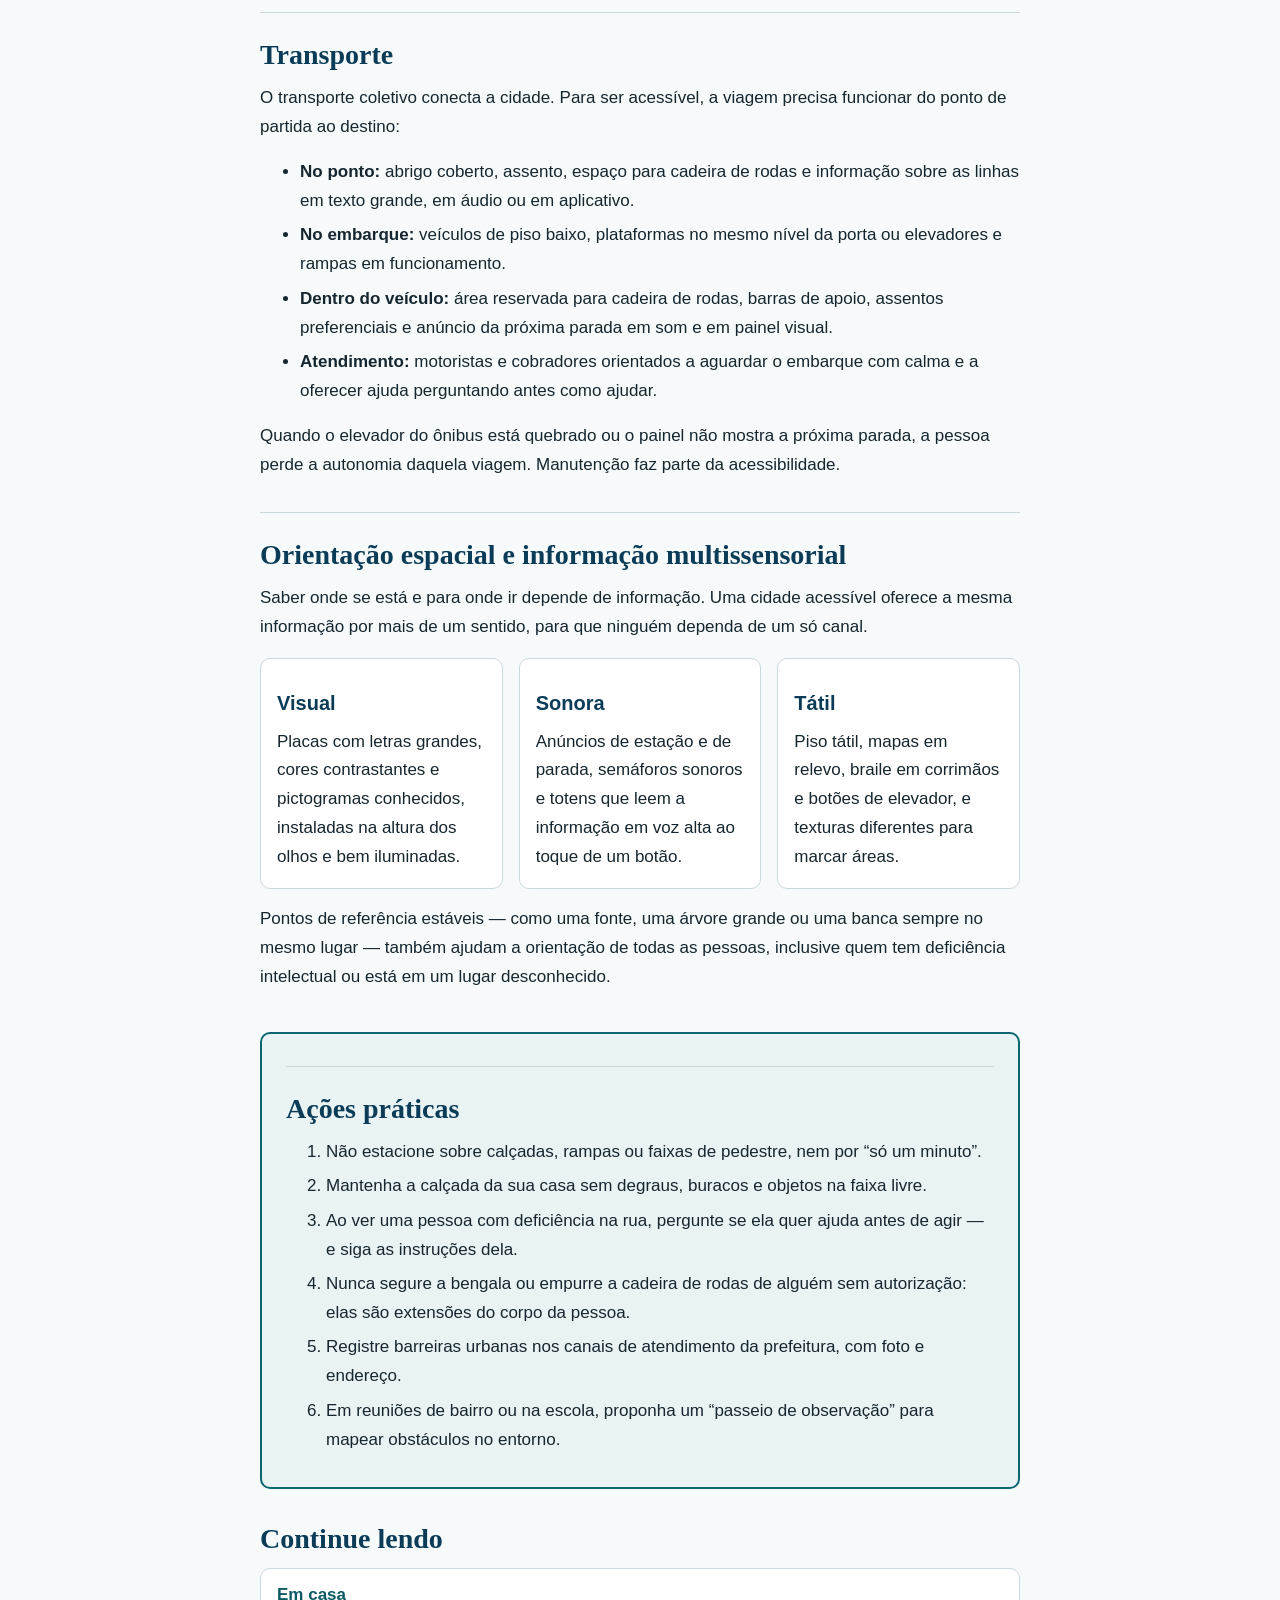
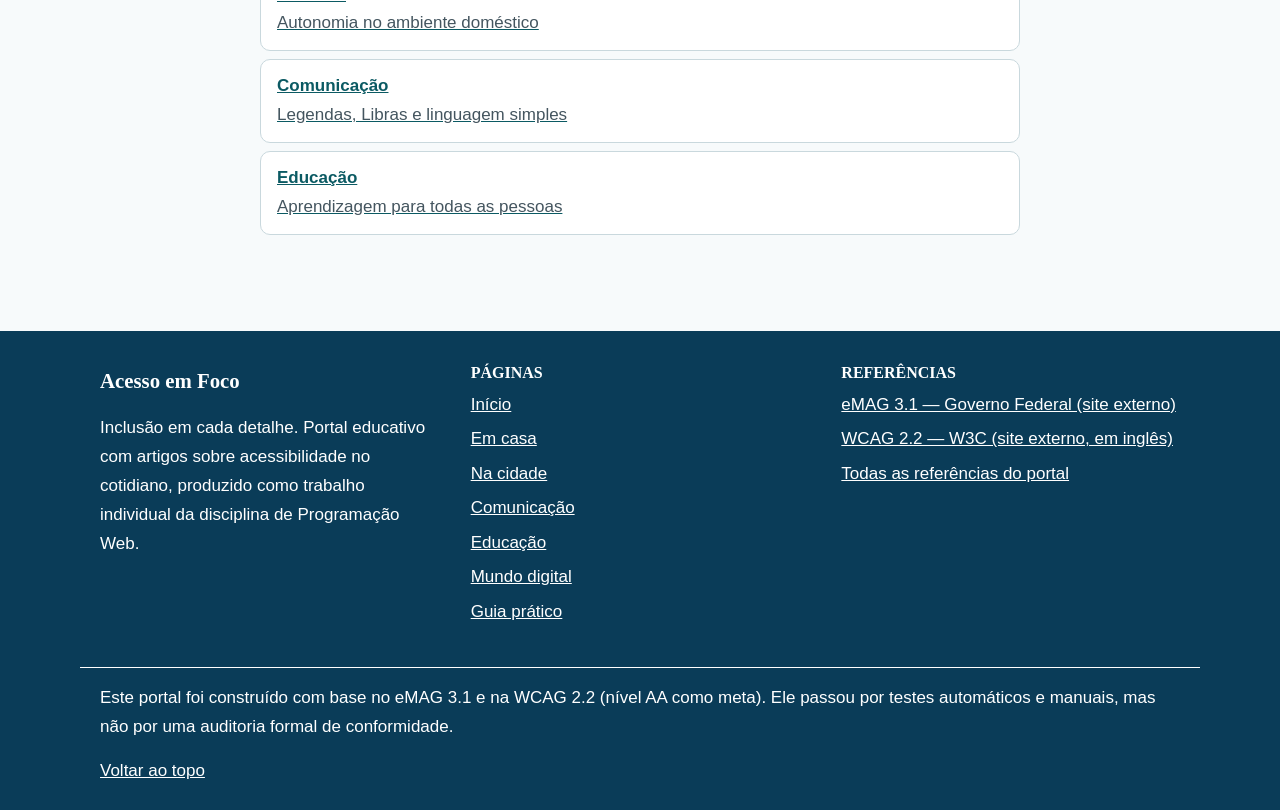
<file: cidade.html>
<!DOCTYPE html>
<html lang="pt-BR">
<head>
  <meta charset="UTF-8">
  <meta name="viewport" content="width=device-width, initial-scale=1">
  <title>Na cidade: calçadas, travessias e transporte acessíveis — Acesso em Foco</title>
  <meta name="description" content="O papel de calçadas contínuas, travessias seguras, transporte, rampas e informação multissensorial na circulação urbana.">
  <!-- O site não tem ícone; isto evita que o navegador procure um favicon.ico -->
  <link rel="icon" href="data:,">
  <link rel="stylesheet" href="assets/styles.css">
  <script src="assets/app.js" defer></script>
</head>
<body id="topo">
  <a class="skip-link" href="#conteudo">Pular para o conteúdo</a>

  <header class="site-header">
    <div class="container header-topo">
      <a class="marca" href="index.html">
        <span class="marca-nome">Acesso em Foco</span>
        <span class="marca-slogan">Inclusão em cada detalhe</span>
      </a>
      <button type="button" class="menu-botao" aria-expanded="false" aria-controls="menu-principal" hidden>Menu</button>
    </div>

    <nav class="menu-principal" id="menu-principal" aria-label="Principal">
      <div class="container">
        <ul class="menu">
          <li><a href="index.html">Início</a></li>
          <li><a href="casa.html">Em casa</a></li>
          <li><a href="cidade.html" aria-current="page">Na cidade</a></li>
          <li><a href="comunicacao.html">Comunicação</a></li>
          <li><a href="educacao.html">Educação</a></li>
          <li><a href="digital.html">Mundo digital</a></li>
          <li><a href="guia.html">Guia prático</a></li>
        </ul>
      </div>
    </nav>

    <div class="preferencias" id="preferencias" hidden>
      <div class="container preferencias-conteudo" role="group" aria-labelledby="preferencias-titulo">
        <span class="preferencias-titulo" id="preferencias-titulo">Preferências de leitura</span>
        <div class="grupo-controles" role="group" aria-label="Tamanho do texto">
          <button type="button" class="controle" data-fonte="diminuir">A−<span class="sr-only"> (diminuir texto)</span></button>
          <button type="button" class="controle" data-fonte="aumentar">A+<span class="sr-only"> (aumentar texto)</span></button>
          <button type="button" class="controle" data-fonte="padrao">Padrão<span class="sr-only"> (tamanho original do texto)</span></button>
          <span class="valor-fonte"><span class="sr-only">Tamanho atual: </span><span id="valor-fonte">100%</span></span>
        </div>
        <div class="grupo-controles" role="group" aria-label="Cores">
          <button type="button" class="controle" id="botao-escuro" aria-pressed="false">Modo escuro</button>
          <button type="button" class="controle" id="botao-contraste" aria-pressed="false">Alto contraste</button>
        </div>
        <a class="preferencias-ajuda" href="index.html#recursos">Como usar estes recursos</a>
      </div>
    </div>
  </header>

  <p id="anuncios" class="sr-only" role="status" aria-live="polite"></p>

  <main id="conteudo" tabindex="-1">
    <section class="hero" aria-labelledby="titulo-pagina">
      <div class="container">
        <nav class="trilha" aria-label="Você está em">
          <ol>
            <li><a href="index.html">Início</a></li>
            <li><span aria-current="page">Na cidade</span></li>
          </ol>
        </nav>
        <p class="sobretitulo">Artigo · Na cidade</p>
        <h1 id="titulo-pagina">Uma cidade para ir e voltar com segurança</h1>
        <p class="lead">Ir à escola, ao trabalho, ao posto de saúde ou à praça depende de uma corrente de elementos: calçada, rampa, travessia, ponto de ônibus, veículo e informação. Se um único elo falha, o trajeto inteiro pode se tornar impossível.</p>
      </div>
    </section>

    <div class="container artigo-layout">
      <nav class="sumario" aria-labelledby="sumario-titulo">
        <h2 id="sumario-titulo">Nesta página</h2>
        <ol>
          <li><a href="#introducao">A rota acessível</a></li>
          <li><a href="#calcadas">Calçadas contínuas</a></li>
          <li><a href="#rampas">Rampas adequadas</a></li>
          <li><a href="#travessias">Travessias</a></li>
          <li><a href="#transporte">Transporte</a></li>
          <li><a href="#orientacao">Orientação e informação</a></li>
          <li><a href="#acoes">Ações práticas</a></li>
        </ol>
      </nav>

      <article class="artigo" aria-labelledby="titulo-pagina">
        <section id="introducao">
          <h2>A ideia de rota acessível</h2>
          <p>Pense em um trajeto de casa até uma padaria a três quarteirões. Para uma pessoa que caminha sem dificuldades, ele pode levar cinco minutos. Para quem usa cadeira de rodas, um único degrau sem rampa obriga a descer para a rua, entre os carros. Para uma pessoa cega, uma placa instalada no meio da calçada pode causar um ferimento. Para alguém com mobilidade reduzida, a falta de um banco no caminho pode significar desistir do passeio.</p>
          <p>Por isso se fala em <strong>rota acessível</strong>: um percurso contínuo, sem interrupções, que liga os lugares de forma segura para todas as pessoas. Não adianta ter um prédio com elevador se a calçada que leva até ele é intransitável.</p>
          <p>As barreiras urbanas atingem muita gente além das pessoas com deficiência: idosos, gestantes, pais com carrinho de bebê, entregadores com carrinho de carga e turistas com mala de rodinhas.</p>
        </section>

        <section id="calcadas">
          <h2>Calçadas contínuas</h2>
          <p>A calçada é o principal espaço de circulação de quem anda a pé. Uma boa calçada costuma ser pensada em três faixas:</p>
          <ul>
            <li><strong>Faixa de serviço:</strong> perto do meio-fio, onde ficam postes, lixeiras, árvores e placas.</li>
            <li><strong>Faixa livre:</strong> no meio, reservada apenas para caminhar. Precisa ser plana, firme, antiderrapante e sem obstáculos.</li>
            <li><strong>Faixa de acesso:</strong> junto aos imóveis, onde podem existir vasos, mesas ou a entrada das garagens, sem invadir a faixa livre.</li>
          </ul>
          <p>Problemas comuns incluem degraus entre calçadas de lotes vizinhos, rampas de garagem que inclinam toda a calçada para os lados, buracos, raízes expostas e carros estacionados sobre o passeio.</p>
          <h3>Piso tátil</h3>
          <p>O piso tátil tem relevo que pode ser percebido com a bengala e com os pés. O <strong>direcional</strong>, com linhas em relevo, indica o caminho a seguir; o de <strong>alerta</strong>, com pequenos círculos, avisa sobre mudança de nível, obstáculos ou o início de uma travessia. Para funcionar, ele precisa ter cor contrastante com o piso ao redor e não pode levar a um poste ou a um buraco.</p>
          <div class="exemplo">
            <span class="exemplo-titulo">Exemplo do dia a dia</span>
            <p>João é cego e usa bengala para ir ao trabalho. Num trecho, a linha de piso tátil termina em uma banca de jornal instalada depois da obra. Para ele, uma informação errada é pior do que nenhuma: o piso prometia um caminho livre que não existe. Manter o piso tátil coerente com o que está na calçada é tão importante quanto instalá-lo.</p>
          </div>
        </section>

        <section id="rampas">
          <h2>Rampas adequadas</h2>
          <p>Uma rampa só é acessível se puder ser usada com segurança e sem esforço excessivo. Uma rampa íngreme demais pode fazer uma cadeira de rodas tombar para trás na subida ou ganhar velocidade perigosa na descida.</p>
          <ul>
            <li><strong>Inclinação suave:</strong> quanto mais baixa a inclinação, mais fácil é subir. Rampas longas precisam de áreas planas de descanso no meio.</li>
            <li><strong>Corrimãos dos dois lados:</strong> dão apoio a quem caminha com dificuldade e a quem usa uma das mãos para outra tarefa.</li>
            <li><strong>Sinalização no início e no fim:</strong> piso tátil de alerta e contraste de cor indicam a mudança de nível.</li>
            <li><strong>Rebaixamento de calçada:</strong> nas esquinas, a guia rebaixada deve se alinhar à faixa de pedestres, ficando nivelada com a rua no ponto de encontro.</li>
          </ul>
          <p>As medidas exatas de inclinação, largura e corrimão estão na norma ABNT NBR 9050 e devem ser verificadas por profissionais responsáveis pela obra.</p>
        </section>

        <section id="travessias">
          <h2>Travessias</h2>
          <p>Atravessar a rua é um dos momentos de maior risco para pedestres. Uma travessia acessível combina vários elementos:</p>
          <ul>
            <li>Faixa de pedestres bem pintada e iluminada à noite.</li>
            <li>Rebaixamento da calçada dos dois lados da rua, alinhados entre si.</li>
            <li>Tempo de semáforo suficiente para quem anda mais devagar.</li>
            <li>Semáforo com sinal sonoro ou vibratório, que avisa pessoas cegas ou com baixa visão quando é seguro atravessar.</li>
            <li>Canteiro central com espaço de espera nivelado, quando a rua é muito larga.</li>
          </ul>
          <div class="exemplo">
            <span class="exemplo-titulo">Exemplo do dia a dia</span>
            <p>Dona Lúcia, de 78 anos, evitava atravessar uma avenida perto de casa porque o sinal fechava antes que ela chegasse ao outro lado. Depois que o tempo de travessia foi ajustado e um canteiro central passou a servir de ponto de espera, ela voltou a ir sozinha à feira.</p>
          </div>
        </section>

        <section id="transporte">
          <h2>Transporte</h2>
          <p>O transporte coletivo conecta a cidade. Para ser acessível, a viagem precisa funcionar do ponto de partida ao destino:</p>
          <ul>
            <li><strong>No ponto:</strong> abrigo coberto, assento, espaço para cadeira de rodas e informação sobre as linhas em texto grande, em áudio ou em aplicativo.</li>
            <li><strong>No embarque:</strong> veículos de piso baixo, plataformas no mesmo nível da porta ou elevadores e rampas em funcionamento.</li>
            <li><strong>Dentro do veículo:</strong> área reservada para cadeira de rodas, barras de apoio, assentos preferenciais e anúncio da próxima parada em som e em painel visual.</li>
            <li><strong>Atendimento:</strong> motoristas e cobradores orientados a aguardar o embarque com calma e a oferecer ajuda perguntando antes como ajudar.</li>
          </ul>
          <p>Quando o elevador do ônibus está quebrado ou o painel não mostra a próxima parada, a pessoa perde a autonomia daquela viagem. Manutenção faz parte da acessibilidade.</p>
        </section>

        <section id="orientacao">
          <h2>Orientação espacial e informação multissensorial</h2>
          <p>Saber onde se está e para onde ir depende de informação. Uma cidade acessível oferece a mesma informação por mais de um sentido, para que ninguém dependa de um só canal.</p>
          <div class="comparacao">
            <div>
              <h3>Visual</h3>
              <p>Placas com letras grandes, cores contrastantes e pictogramas conhecidos, instaladas na altura dos olhos e bem iluminadas.</p>
            </div>
            <div>
              <h3>Sonora</h3>
              <p>Anúncios de estação e de parada, semáforos sonoros e totens que leem a informação em voz alta ao toque de um botão.</p>
            </div>
            <div>
              <h3>Tátil</h3>
              <p>Piso tátil, mapas em relevo, braile em corrimãos e botões de elevador, e texturas diferentes para marcar áreas.</p>
            </div>
          </div>
          <p>Pontos de referência estáveis — como uma fonte, uma árvore grande ou uma banca sempre no mesmo lugar — também ajudam a orientação de todas as pessoas, inclusive quem tem deficiência intelectual ou está em um lugar desconhecido.</p>
        </section>

        <section class="acoes-praticas" id="acoes" aria-labelledby="titulo-acoes">
          <h2 id="titulo-acoes">Ações práticas</h2>
          <ol>
            <li>Não estacione sobre calçadas, rampas ou faixas de pedestre, nem por “só um minuto”.</li>
            <li>Mantenha a calçada da sua casa sem degraus, buracos e objetos na faixa livre.</li>
            <li>Ao ver uma pessoa com deficiência na rua, pergunte se ela quer ajuda antes de agir — e siga as instruções dela.</li>
            <li>Nunca segure a bengala ou empurre a cadeira de rodas de alguém sem autorização: elas são extensões do corpo da pessoa.</li>
            <li>Registre barreiras urbanas nos canais de atendimento da prefeitura, com foto e endereço.</li>
            <li>Em reuniões de bairro ou na escola, proponha um “passeio de observação” para mapear obstáculos no entorno.</li>
          </ol>
        </section>

        <nav class="continue" aria-labelledby="titulo-continue">
          <h2 id="titulo-continue">Continue lendo</h2>
          <ul>
            <li><a href="casa.html">Em casa <span>Autonomia no ambiente doméstico</span></a></li>
            <li><a href="comunicacao.html">Comunicação <span>Legendas, Libras e linguagem simples</span></a></li>
            <li><a href="educacao.html">Educação <span>Aprendizagem para todas as pessoas</span></a></li>
          </ul>
        </nav>
      </article>
    </div>
  </main>

  <footer class="site-footer">
    <div class="container rodape-grade">
      <div>
        <p class="rodape-marca">Acesso em Foco</p>
        <p>Inclusão em cada detalhe. Portal educativo com artigos sobre acessibilidade no cotidiano, produzido como trabalho individual da disciplina de Programação Web.</p>
      </div>
      <nav aria-label="Rodapé">
        <h2 class="rodape-titulo">Páginas</h2>
        <ul>
          <li><a href="index.html">Início</a></li>
          <li><a href="casa.html">Em casa</a></li>
          <li><a href="cidade.html" aria-current="page">Na cidade</a></li>
          <li><a href="comunicacao.html">Comunicação</a></li>
          <li><a href="educacao.html">Educação</a></li>
          <li><a href="digital.html">Mundo digital</a></li>
          <li><a href="guia.html">Guia prático</a></li>
        </ul>
      </nav>
      <div>
        <h2 class="rodape-titulo">Referências</h2>
        <ul>
          <li><a href="https://emag.governoeletronico.gov.br/">eMAG 3.1 — Governo Federal (site externo)</a></li>
          <li><a href="https://www.w3.org/TR/WCAG22/">WCAG 2.2 — W3C (site externo, em inglês)</a></li>
          <li><a href="guia.html#referencias">Todas as referências do portal</a></li>
        </ul>
      </div>
    </div>
    <div class="container rodape-base">
      <p>Este portal foi construído com base no eMAG 3.1 e na WCAG 2.2 (nível AA como meta). Ele passou por testes automáticos e manuais, mas não por uma auditoria formal de conformidade.</p>
      <a href="#topo">Voltar ao topo</a>
    </div>
  </footer>
</body>
</html>
</file>
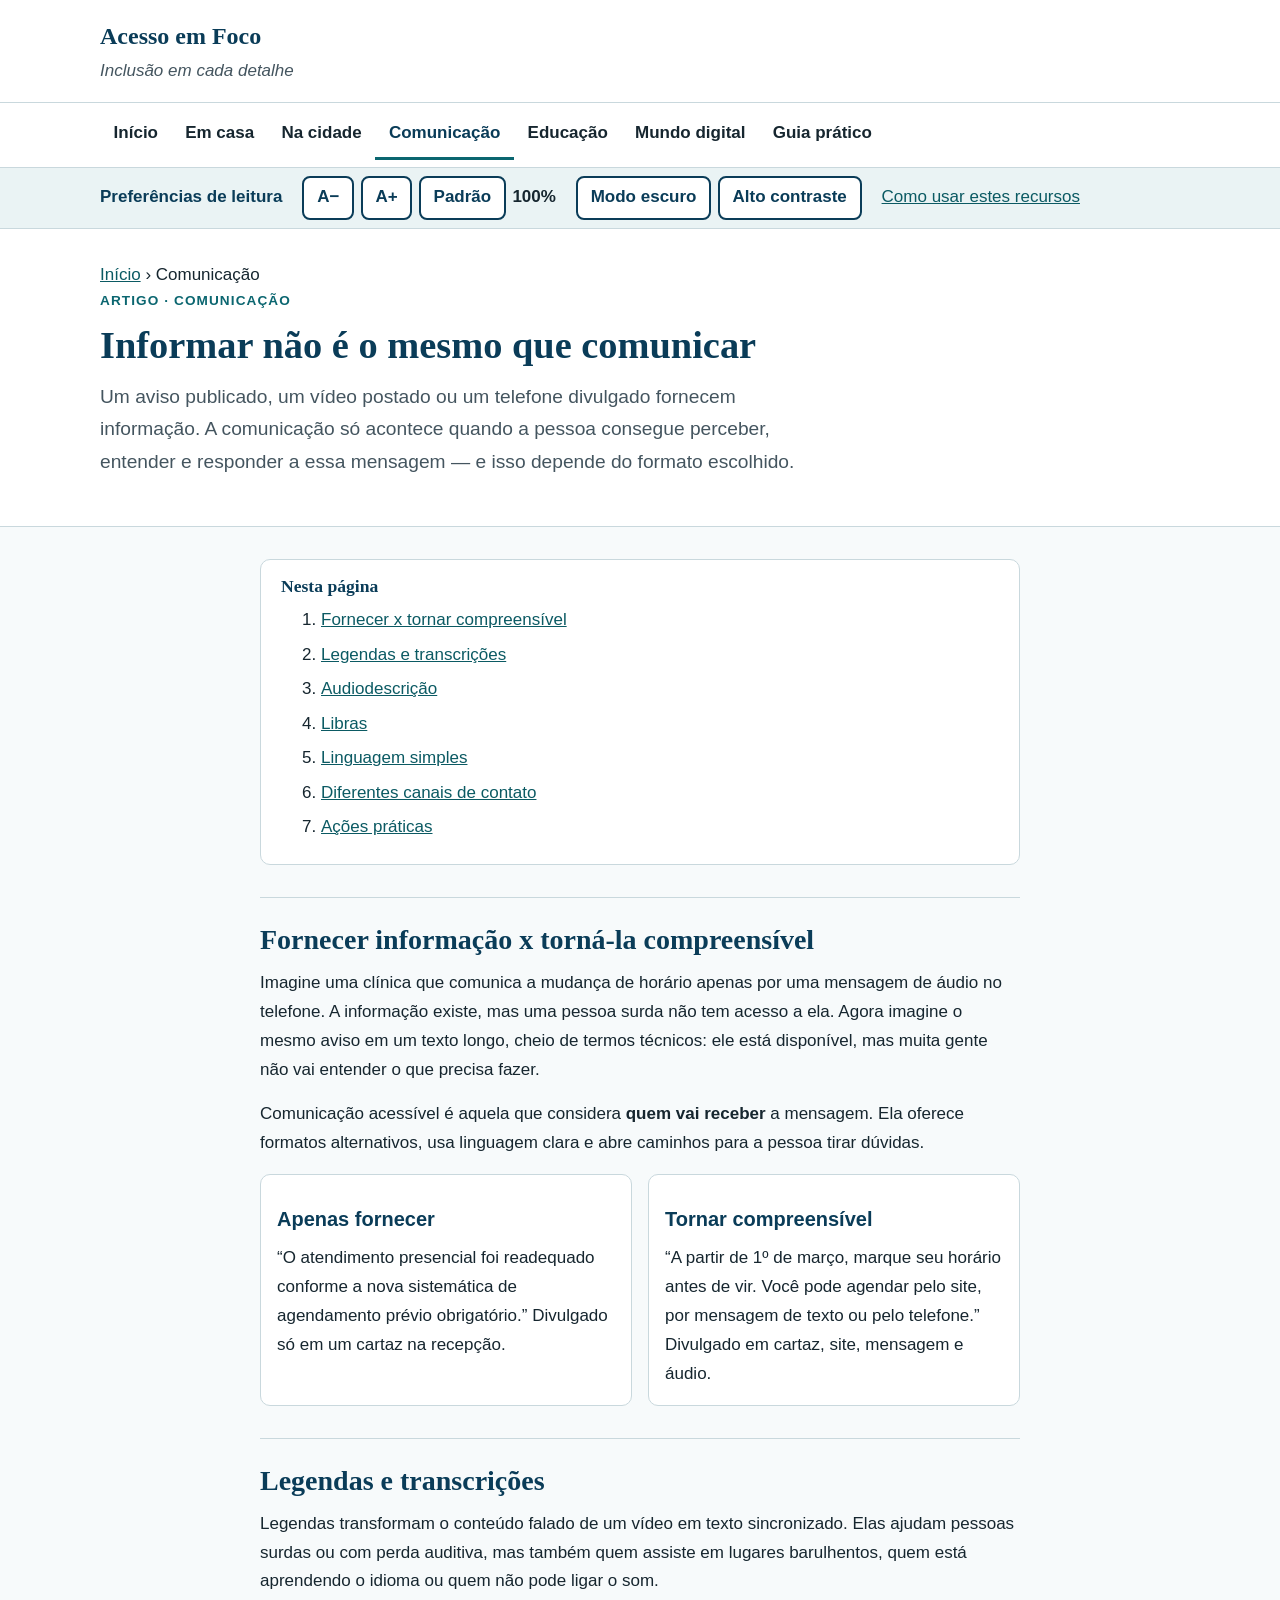
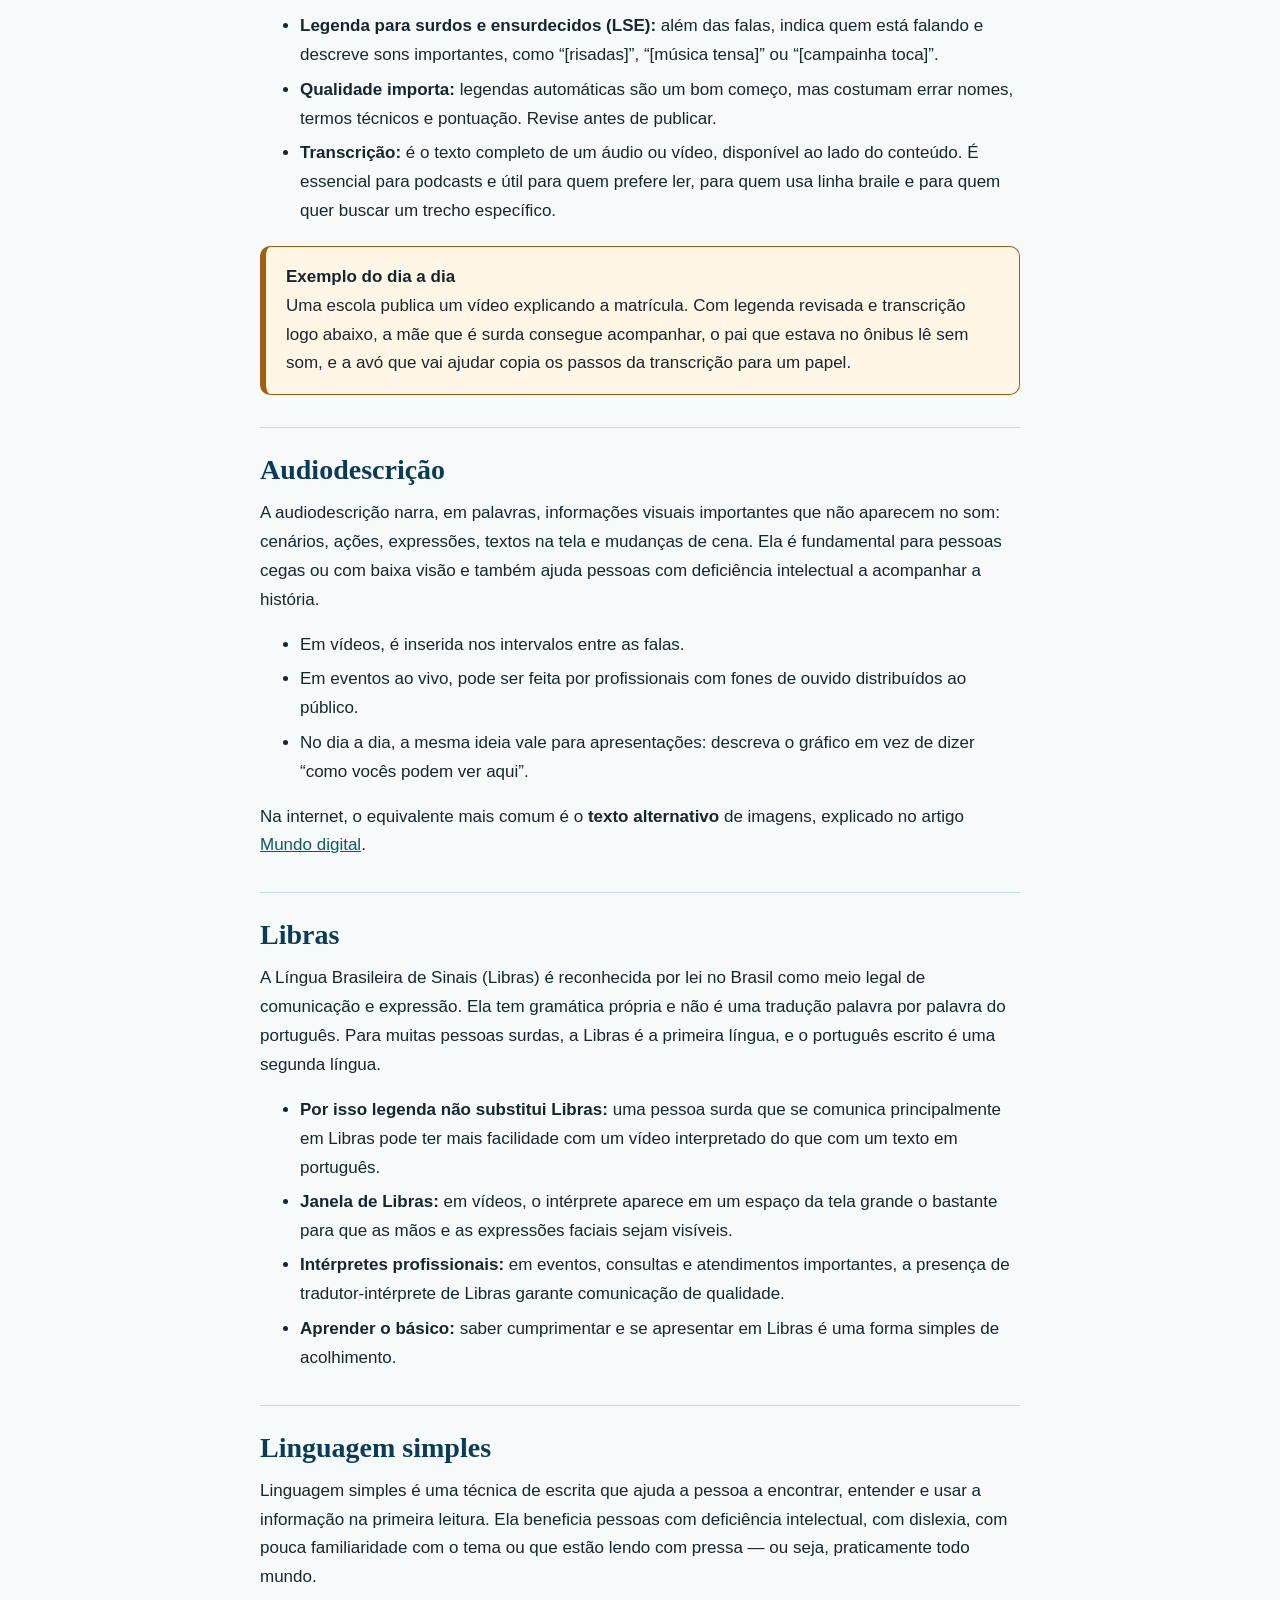
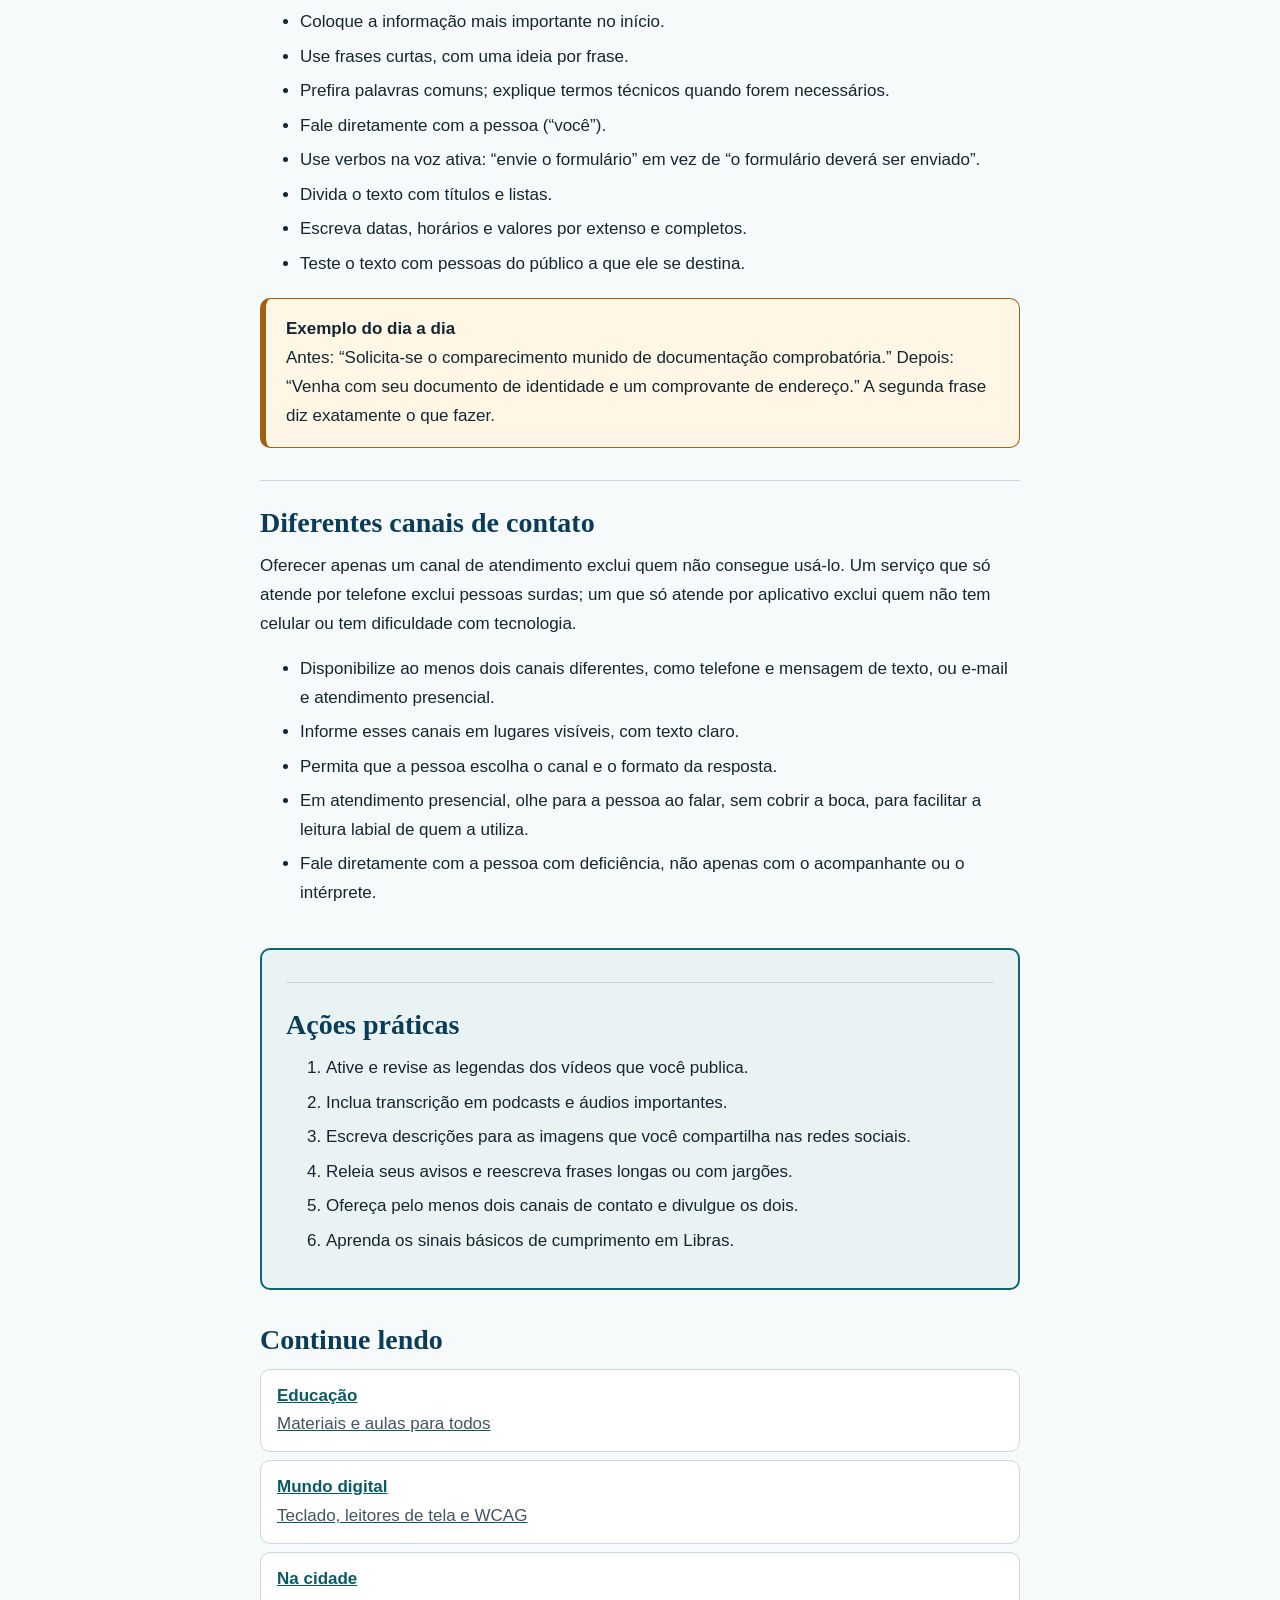
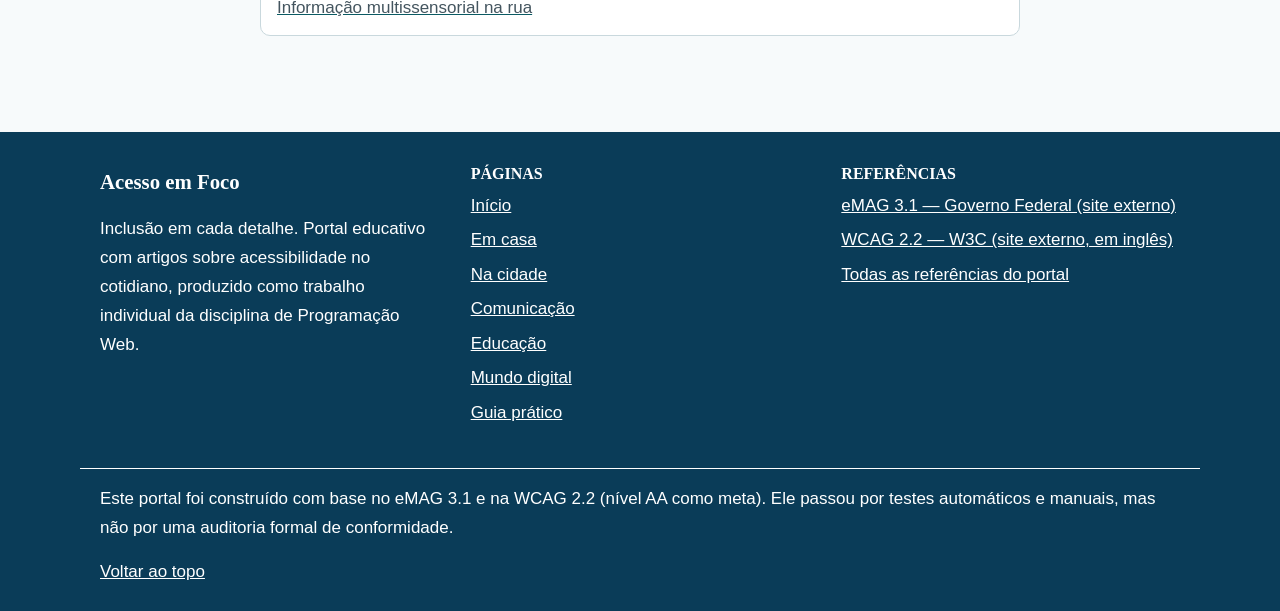
<file: comunicacao.html>
<!DOCTYPE html>
<html lang="pt-BR">
<head>
  <meta charset="UTF-8">
  <meta name="viewport" content="width=device-width, initial-scale=1">
  <title>Comunicação: informação que todos compreendem — Acesso em Foco</title>
  <meta name="description" content="A diferença entre fornecer e tornar compreensível: legendas, transcrições, audiodescrição, Libras, linguagem simples e canais de contato.">
  <!-- O site não tem ícone; isto evita que o navegador procure um favicon.ico -->
  <link rel="icon" href="data:,">
  <link rel="stylesheet" href="assets/styles.css">
  <script src="assets/app.js" defer></script>
</head>
<body id="topo">
  <a class="skip-link" href="#conteudo">Pular para o conteúdo</a>

  <header class="site-header">
    <div class="container header-topo">
      <a class="marca" href="index.html">
        <span class="marca-nome">Acesso em Foco</span>
        <span class="marca-slogan">Inclusão em cada detalhe</span>
      </a>
      <button type="button" class="menu-botao" aria-expanded="false" aria-controls="menu-principal" hidden>Menu</button>
    </div>

    <nav class="menu-principal" id="menu-principal" aria-label="Principal">
      <div class="container">
        <ul class="menu">
          <li><a href="index.html">Início</a></li>
          <li><a href="casa.html">Em casa</a></li>
          <li><a href="cidade.html">Na cidade</a></li>
          <li><a href="comunicacao.html" aria-current="page">Comunicação</a></li>
          <li><a href="educacao.html">Educação</a></li>
          <li><a href="digital.html">Mundo digital</a></li>
          <li><a href="guia.html">Guia prático</a></li>
        </ul>
      </div>
    </nav>

    <div class="preferencias" id="preferencias" hidden>
      <div class="container preferencias-conteudo" role="group" aria-labelledby="preferencias-titulo">
        <span class="preferencias-titulo" id="preferencias-titulo">Preferências de leitura</span>
        <div class="grupo-controles" role="group" aria-label="Tamanho do texto">
          <button type="button" class="controle" data-fonte="diminuir">A−<span class="sr-only"> (diminuir texto)</span></button>
          <button type="button" class="controle" data-fonte="aumentar">A+<span class="sr-only"> (aumentar texto)</span></button>
          <button type="button" class="controle" data-fonte="padrao">Padrão<span class="sr-only"> (tamanho original do texto)</span></button>
          <span class="valor-fonte"><span class="sr-only">Tamanho atual: </span><span id="valor-fonte">100%</span></span>
        </div>
        <div class="grupo-controles" role="group" aria-label="Cores">
          <button type="button" class="controle" id="botao-escuro" aria-pressed="false">Modo escuro</button>
          <button type="button" class="controle" id="botao-contraste" aria-pressed="false">Alto contraste</button>
        </div>
        <a class="preferencias-ajuda" href="index.html#recursos">Como usar estes recursos</a>
      </div>
    </div>
  </header>

  <p id="anuncios" class="sr-only" role="status" aria-live="polite"></p>

  <main id="conteudo" tabindex="-1">
    <section class="hero" aria-labelledby="titulo-pagina">
      <div class="container">
        <nav class="trilha" aria-label="Você está em">
          <ol>
            <li><a href="index.html">Início</a></li>
            <li><span aria-current="page">Comunicação</span></li>
          </ol>
        </nav>
        <p class="sobretitulo">Artigo · Comunicação</p>
        <h1 id="titulo-pagina">Informar não é o mesmo que comunicar</h1>
        <p class="lead">Um aviso publicado, um vídeo postado ou um telefone divulgado fornecem informação. A comunicação só acontece quando a pessoa consegue perceber, entender e responder a essa mensagem — e isso depende do formato escolhido.</p>
      </div>
    </section>

    <div class="container artigo-layout">
      <nav class="sumario" aria-labelledby="sumario-titulo">
        <h2 id="sumario-titulo">Nesta página</h2>
        <ol>
          <li><a href="#introducao">Fornecer x tornar compreensível</a></li>
          <li><a href="#legendas">Legendas e transcrições</a></li>
          <li><a href="#audiodescricao">Audiodescrição</a></li>
          <li><a href="#libras">Libras</a></li>
          <li><a href="#linguagem">Linguagem simples</a></li>
          <li><a href="#canais">Diferentes canais de contato</a></li>
          <li><a href="#acoes">Ações práticas</a></li>
        </ol>
      </nav>

      <article class="artigo" aria-labelledby="titulo-pagina">
        <section id="introducao">
          <h2>Fornecer informação x torná-la compreensível</h2>
          <p>Imagine uma clínica que comunica a mudança de horário apenas por uma mensagem de áudio no telefone. A informação existe, mas uma pessoa surda não tem acesso a ela. Agora imagine o mesmo aviso em um texto longo, cheio de termos técnicos: ele está disponível, mas muita gente não vai entender o que precisa fazer.</p>
          <p>Comunicação acessível é aquela que considera <strong>quem vai receber</strong> a mensagem. Ela oferece formatos alternativos, usa linguagem clara e abre caminhos para a pessoa tirar dúvidas.</p>
          <div class="comparacao">
            <div>
              <h3>Apenas fornecer</h3>
              <p>“O atendimento presencial foi readequado conforme a nova sistemática de agendamento prévio obrigatório.” Divulgado só em um cartaz na recepção.</p>
            </div>
            <div>
              <h3>Tornar compreensível</h3>
              <p>“A partir de 1º de março, marque seu horário antes de vir. Você pode agendar pelo site, por mensagem de texto ou pelo telefone.” Divulgado em cartaz, site, mensagem e áudio.</p>
            </div>
          </div>
        </section>

        <section id="legendas">
          <h2>Legendas e transcrições</h2>
          <p>Legendas transformam o conteúdo falado de um vídeo em texto sincronizado. Elas ajudam pessoas surdas ou com perda auditiva, mas também quem assiste em lugares barulhentos, quem está aprendendo o idioma ou quem não pode ligar o som.</p>
          <ul>
            <li><strong>Legenda para surdos e ensurdecidos (LSE):</strong> além das falas, indica quem está falando e descreve sons importantes, como “[risadas]”, “[música tensa]” ou “[campainha toca]”.</li>
            <li><strong>Qualidade importa:</strong> legendas automáticas são um bom começo, mas costumam errar nomes, termos técnicos e pontuação. Revise antes de publicar.</li>
            <li><strong>Transcrição:</strong> é o texto completo de um áudio ou vídeo, disponível ao lado do conteúdo. É essencial para podcasts e útil para quem prefere ler, para quem usa linha braile e para quem quer buscar um trecho específico.</li>
          </ul>
          <div class="exemplo">
            <span class="exemplo-titulo">Exemplo do dia a dia</span>
            <p>Uma escola publica um vídeo explicando a matrícula. Com legenda revisada e transcrição logo abaixo, a mãe que é surda consegue acompanhar, o pai que estava no ônibus lê sem som, e a avó que vai ajudar copia os passos da transcrição para um papel.</p>
          </div>
        </section>

        <section id="audiodescricao">
          <h2>Audiodescrição</h2>
          <p>A audiodescrição narra, em palavras, informações visuais importantes que não aparecem no som: cenários, ações, expressões, textos na tela e mudanças de cena. Ela é fundamental para pessoas cegas ou com baixa visão e também ajuda pessoas com deficiência intelectual a acompanhar a história.</p>
          <ul>
            <li>Em vídeos, é inserida nos intervalos entre as falas.</li>
            <li>Em eventos ao vivo, pode ser feita por profissionais com fones de ouvido distribuídos ao público.</li>
            <li>No dia a dia, a mesma ideia vale para apresentações: descreva o gráfico em vez de dizer “como vocês podem ver aqui”.</li>
          </ul>
          <p>Na internet, o equivalente mais comum é o <strong>texto alternativo</strong> de imagens, explicado no artigo <a href="digital.html#perceptivel">Mundo digital</a>.</p>
        </section>

        <section id="libras">
          <h2>Libras</h2>
          <p>A Língua Brasileira de Sinais (Libras) é reconhecida por lei no Brasil como meio legal de comunicação e expressão. Ela tem gramática própria e não é uma tradução palavra por palavra do português. Para muitas pessoas surdas, a Libras é a primeira língua, e o português escrito é uma segunda língua.</p>
          <ul>
            <li><strong>Por isso legenda não substitui Libras:</strong> uma pessoa surda que se comunica principalmente em Libras pode ter mais facilidade com um vídeo interpretado do que com um texto em português.</li>
            <li><strong>Janela de Libras:</strong> em vídeos, o intérprete aparece em um espaço da tela grande o bastante para que as mãos e as expressões faciais sejam visíveis.</li>
            <li><strong>Intérpretes profissionais:</strong> em eventos, consultas e atendimentos importantes, a presença de tradutor-intérprete de Libras garante comunicação de qualidade.</li>
            <li><strong>Aprender o básico:</strong> saber cumprimentar e se apresentar em Libras é uma forma simples de acolhimento.</li>
          </ul>
        </section>

        <section id="linguagem">
          <h2>Linguagem simples</h2>
          <p>Linguagem simples é uma técnica de escrita que ajuda a pessoa a encontrar, entender e usar a informação na primeira leitura. Ela beneficia pessoas com deficiência intelectual, com dislexia, com pouca familiaridade com o tema ou que estão lendo com pressa — ou seja, praticamente todo mundo.</p>
          <ul class="lista-dupla">
            <li>Coloque a informação mais importante no início.</li>
            <li>Use frases curtas, com uma ideia por frase.</li>
            <li>Prefira palavras comuns; explique termos técnicos quando forem necessários.</li>
            <li>Fale diretamente com a pessoa (“você”).</li>
            <li>Use verbos na voz ativa: “envie o formulário” em vez de “o formulário deverá ser enviado”.</li>
            <li>Divida o texto com títulos e listas.</li>
            <li>Escreva datas, horários e valores por extenso e completos.</li>
            <li>Teste o texto com pessoas do público a que ele se destina.</li>
          </ul>
          <div class="exemplo">
            <span class="exemplo-titulo">Exemplo do dia a dia</span>
            <p>Antes: “Solicita-se o comparecimento munido de documentação comprobatória.” Depois: “Venha com seu documento de identidade e um comprovante de endereço.” A segunda frase diz exatamente o que fazer.</p>
          </div>
        </section>

        <section id="canais">
          <h2>Diferentes canais de contato</h2>
          <p>Oferecer apenas um canal de atendimento exclui quem não consegue usá-lo. Um serviço que só atende por telefone exclui pessoas surdas; um que só atende por aplicativo exclui quem não tem celular ou tem dificuldade com tecnologia.</p>
          <ul>
            <li>Disponibilize ao menos dois canais diferentes, como telefone e mensagem de texto, ou e-mail e atendimento presencial.</li>
            <li>Informe esses canais em lugares visíveis, com texto claro.</li>
            <li>Permita que a pessoa escolha o canal e o formato da resposta.</li>
            <li>Em atendimento presencial, olhe para a pessoa ao falar, sem cobrir a boca, para facilitar a leitura labial de quem a utiliza.</li>
            <li>Fale diretamente com a pessoa com deficiência, não apenas com o acompanhante ou o intérprete.</li>
          </ul>
        </section>

        <section class="acoes-praticas" id="acoes" aria-labelledby="titulo-acoes">
          <h2 id="titulo-acoes">Ações práticas</h2>
          <ol>
            <li>Ative e revise as legendas dos vídeos que você publica.</li>
            <li>Inclua transcrição em podcasts e áudios importantes.</li>
            <li>Escreva descrições para as imagens que você compartilha nas redes sociais.</li>
            <li>Releia seus avisos e reescreva frases longas ou com jargões.</li>
            <li>Ofereça pelo menos dois canais de contato e divulgue os dois.</li>
            <li>Aprenda os sinais básicos de cumprimento em Libras.</li>
          </ol>
        </section>

        <nav class="continue" aria-labelledby="titulo-continue">
          <h2 id="titulo-continue">Continue lendo</h2>
          <ul>
            <li><a href="educacao.html">Educação <span>Materiais e aulas para todos</span></a></li>
            <li><a href="digital.html">Mundo digital <span>Teclado, leitores de tela e WCAG</span></a></li>
            <li><a href="cidade.html">Na cidade <span>Informação multissensorial na rua</span></a></li>
          </ul>
        </nav>
      </article>
    </div>
  </main>

  <footer class="site-footer">
    <div class="container rodape-grade">
      <div>
        <p class="rodape-marca">Acesso em Foco</p>
        <p>Inclusão em cada detalhe. Portal educativo com artigos sobre acessibilidade no cotidiano, produzido como trabalho individual da disciplina de Programação Web.</p>
      </div>
      <nav aria-label="Rodapé">
        <h2 class="rodape-titulo">Páginas</h2>
        <ul>
          <li><a href="index.html">Início</a></li>
          <li><a href="casa.html">Em casa</a></li>
          <li><a href="cidade.html">Na cidade</a></li>
          <li><a href="comunicacao.html" aria-current="page">Comunicação</a></li>
          <li><a href="educacao.html">Educação</a></li>
          <li><a href="digital.html">Mundo digital</a></li>
          <li><a href="guia.html">Guia prático</a></li>
        </ul>
      </nav>
      <div>
        <h2 class="rodape-titulo">Referências</h2>
        <ul>
          <li><a href="https://emag.governoeletronico.gov.br/">eMAG 3.1 — Governo Federal (site externo)</a></li>
          <li><a href="https://www.w3.org/TR/WCAG22/">WCAG 2.2 — W3C (site externo, em inglês)</a></li>
          <li><a href="guia.html#referencias">Todas as referências do portal</a></li>
        </ul>
      </div>
    </div>
    <div class="container rodape-base">
      <p>Este portal foi construído com base no eMAG 3.1 e na WCAG 2.2 (nível AA como meta). Ele passou por testes automáticos e manuais, mas não por uma auditoria formal de conformidade.</p>
      <a href="#topo">Voltar ao topo</a>
    </div>
  </footer>
</body>
</html>
</file>
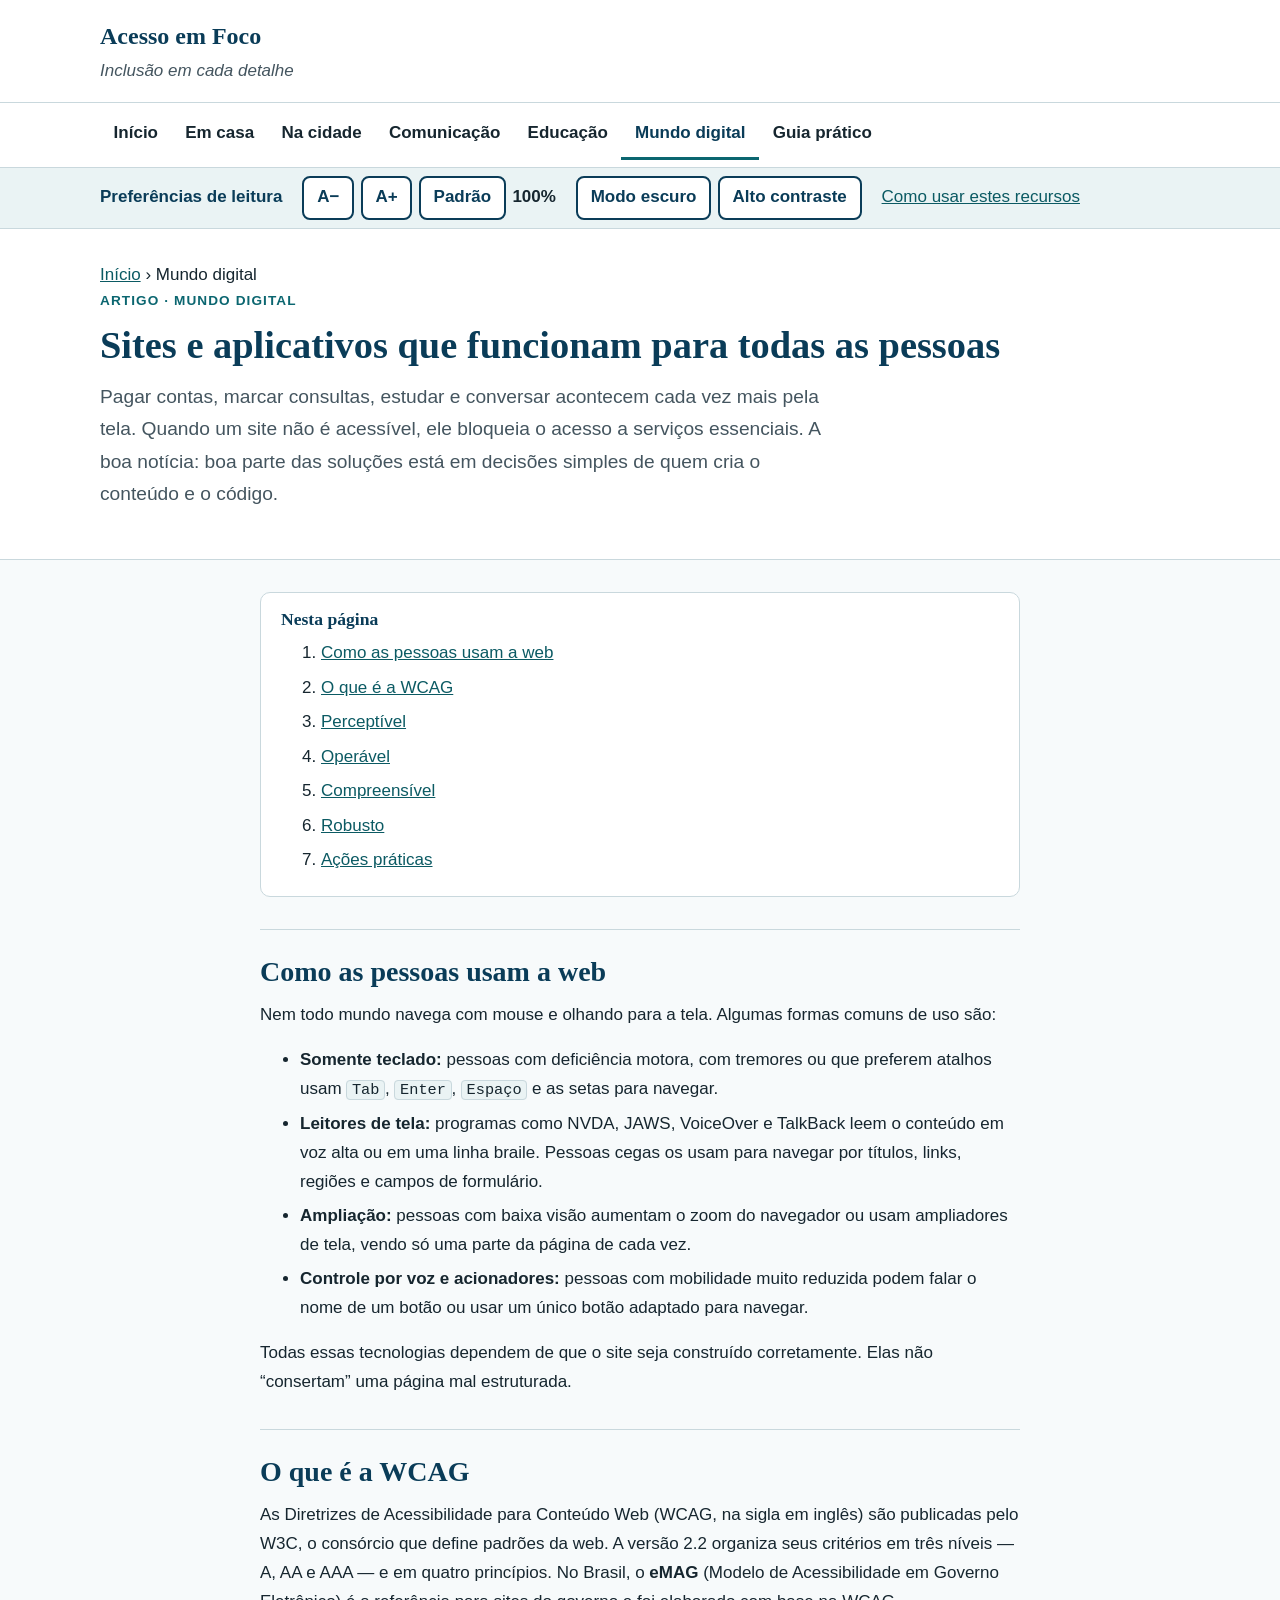
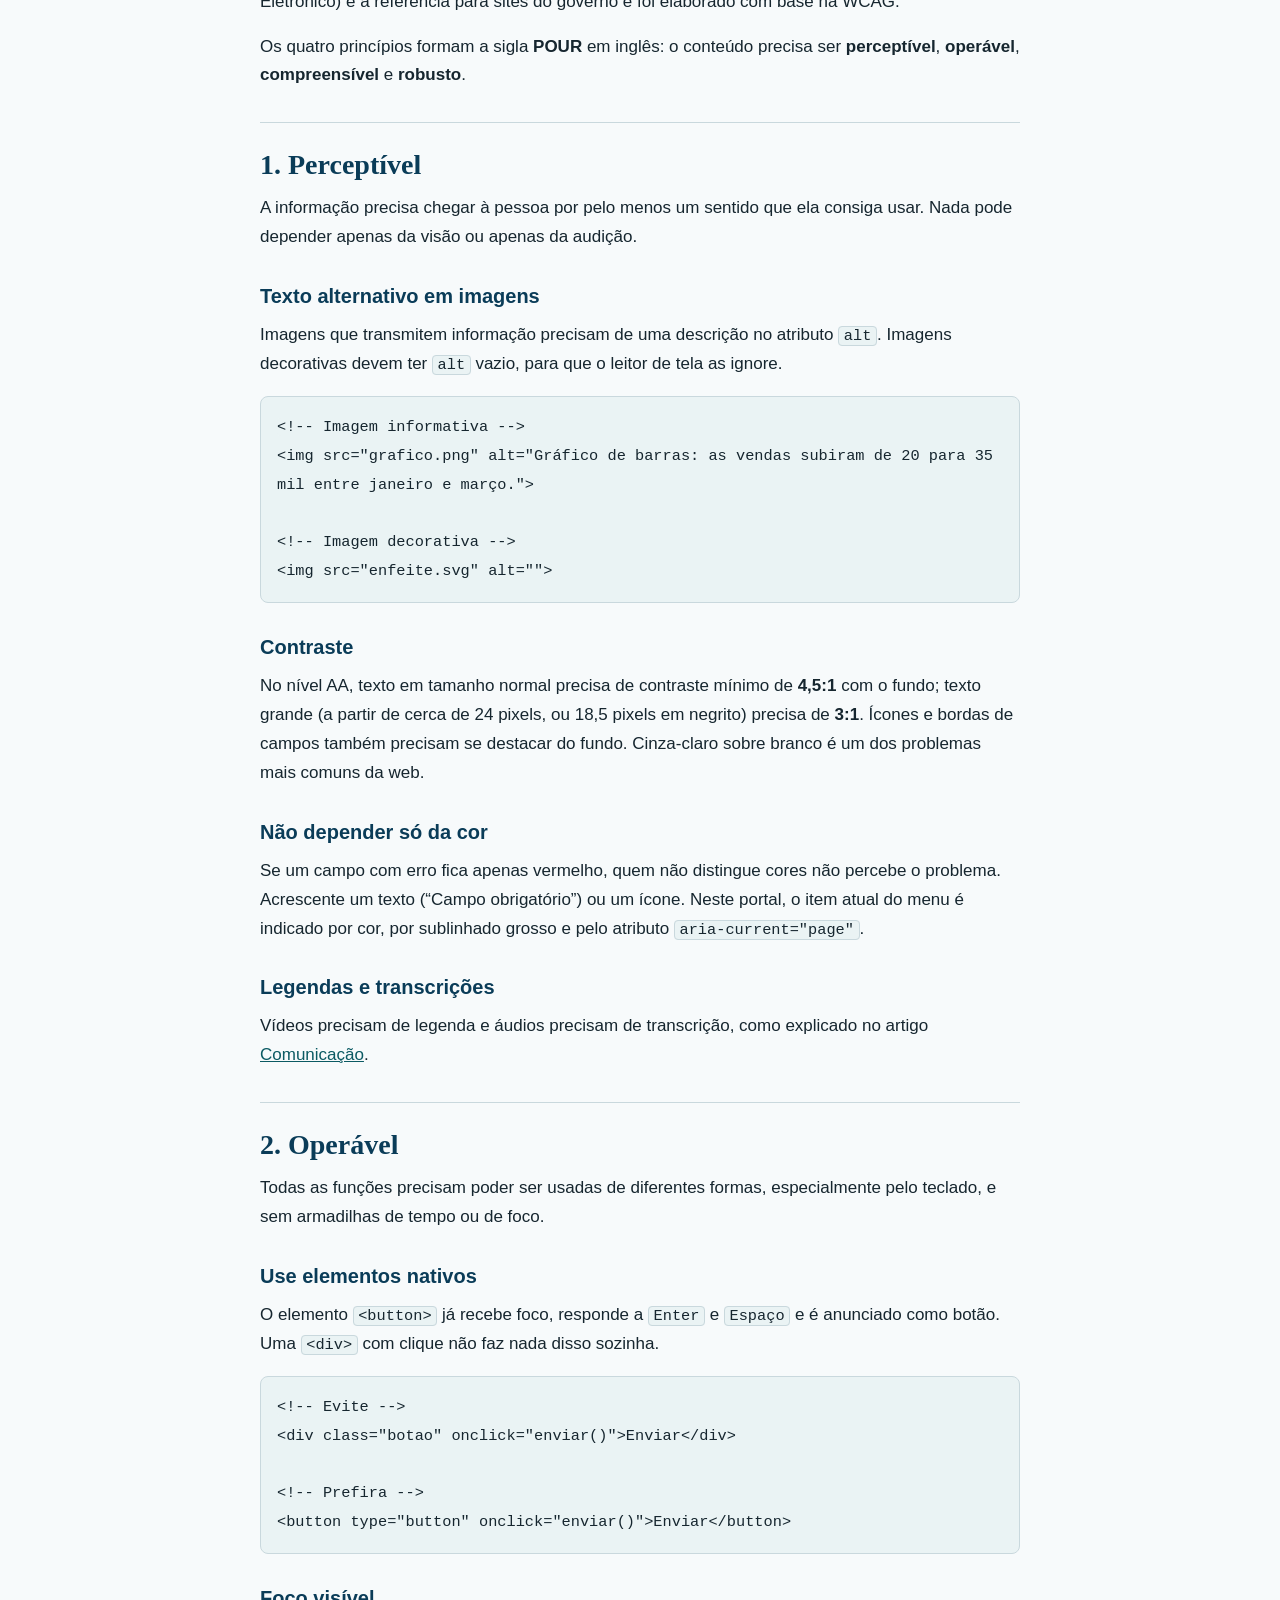
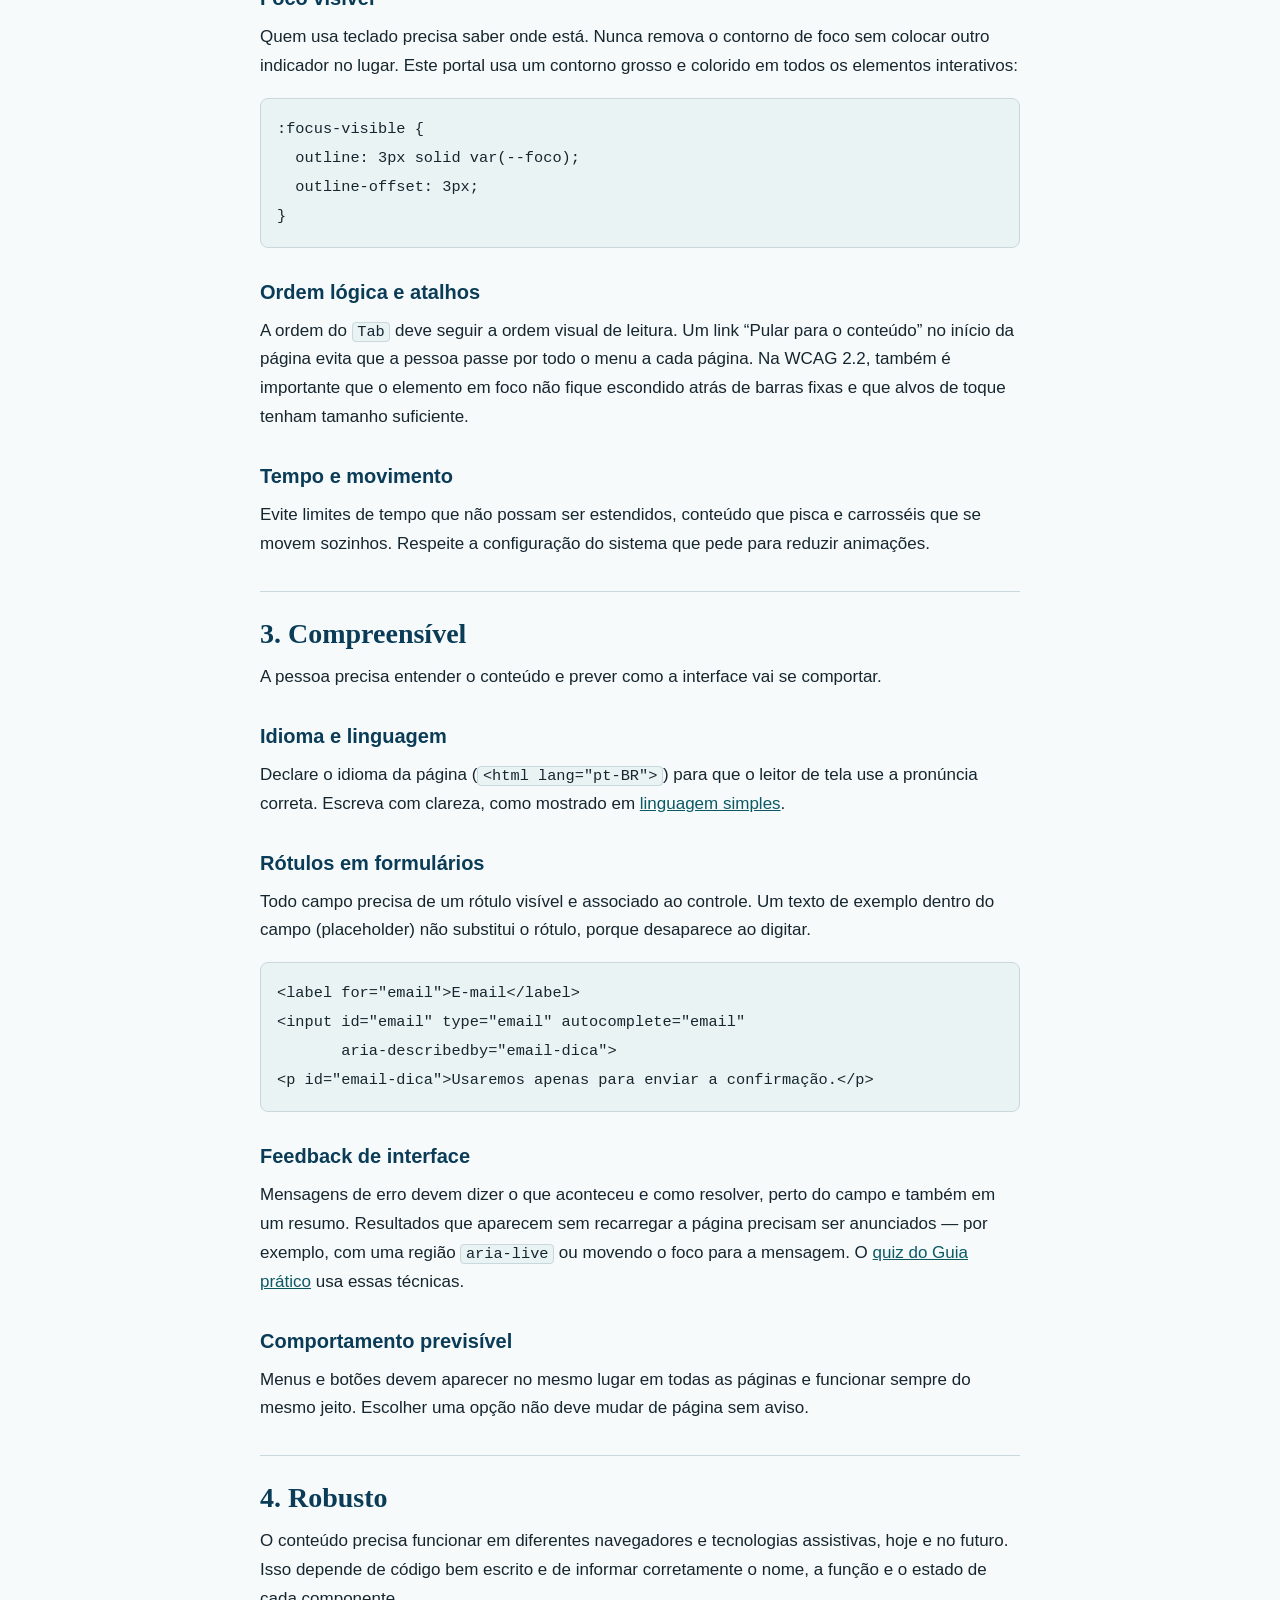
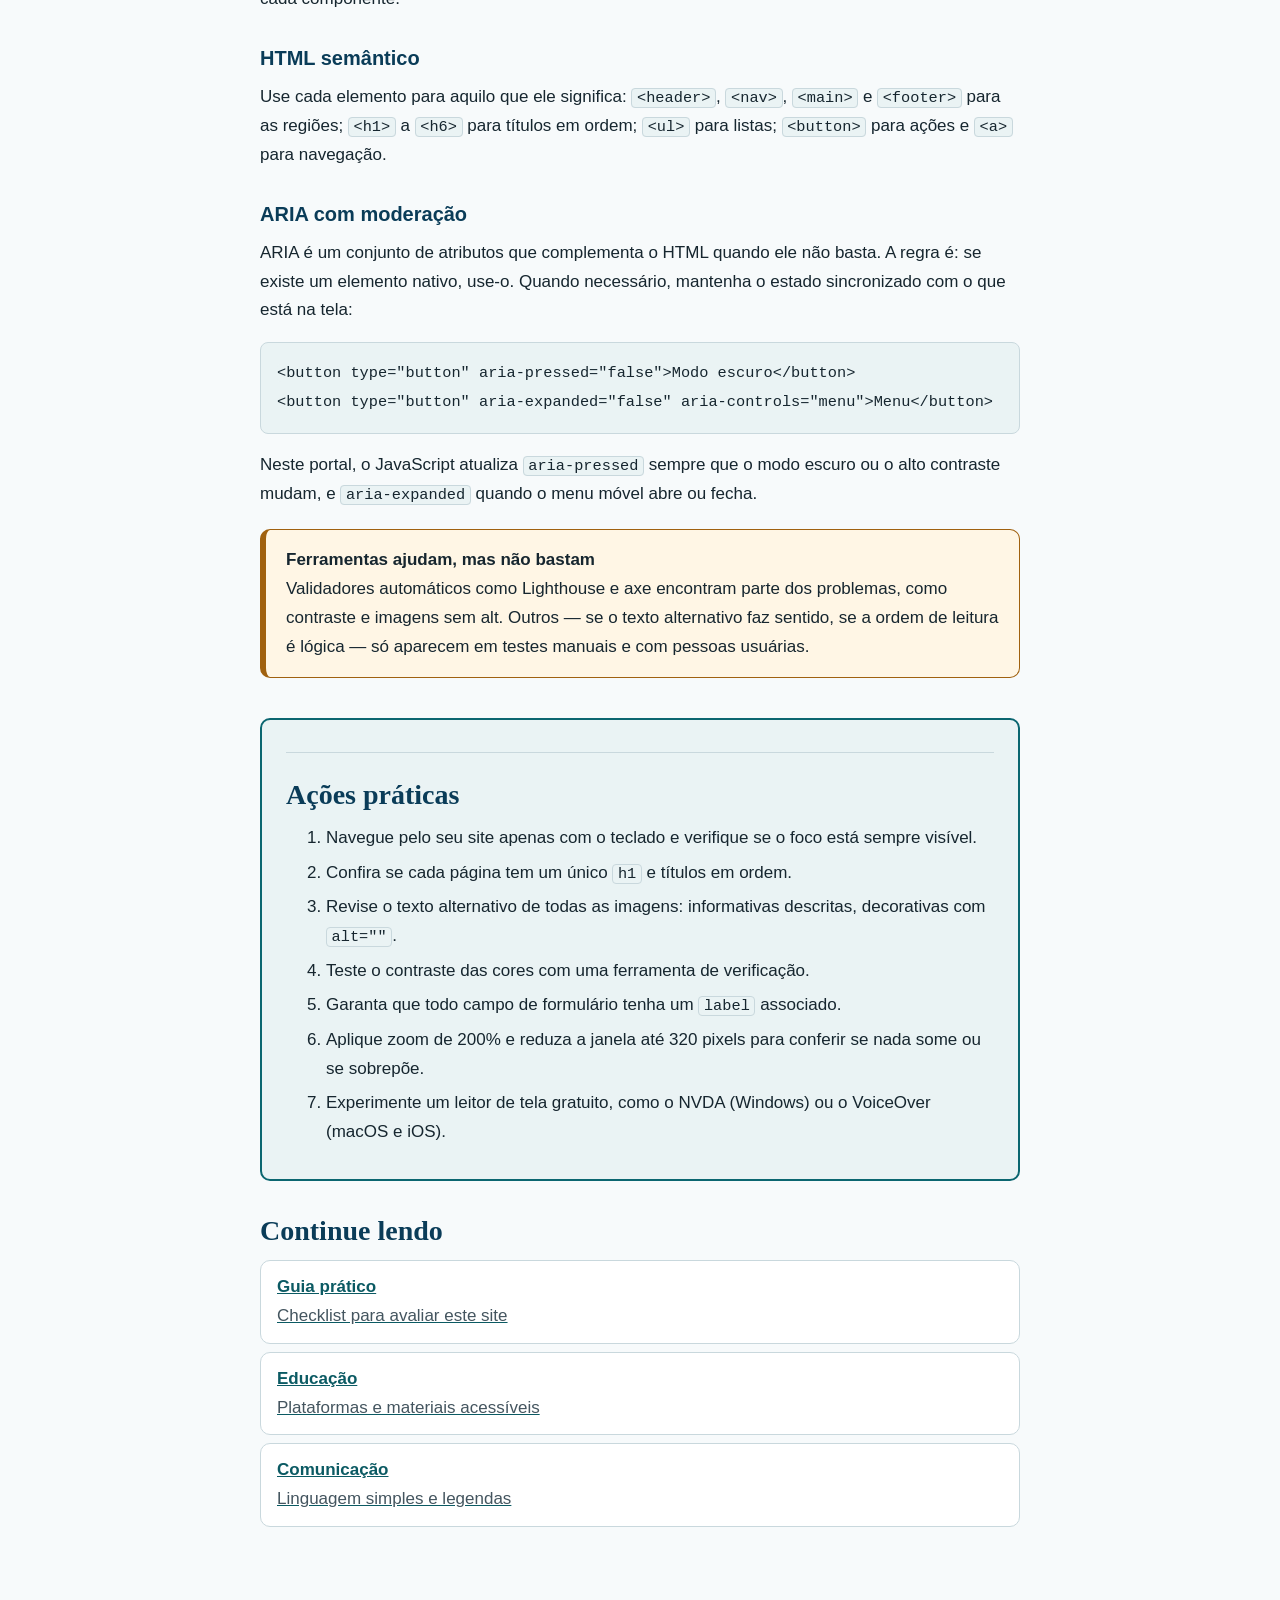
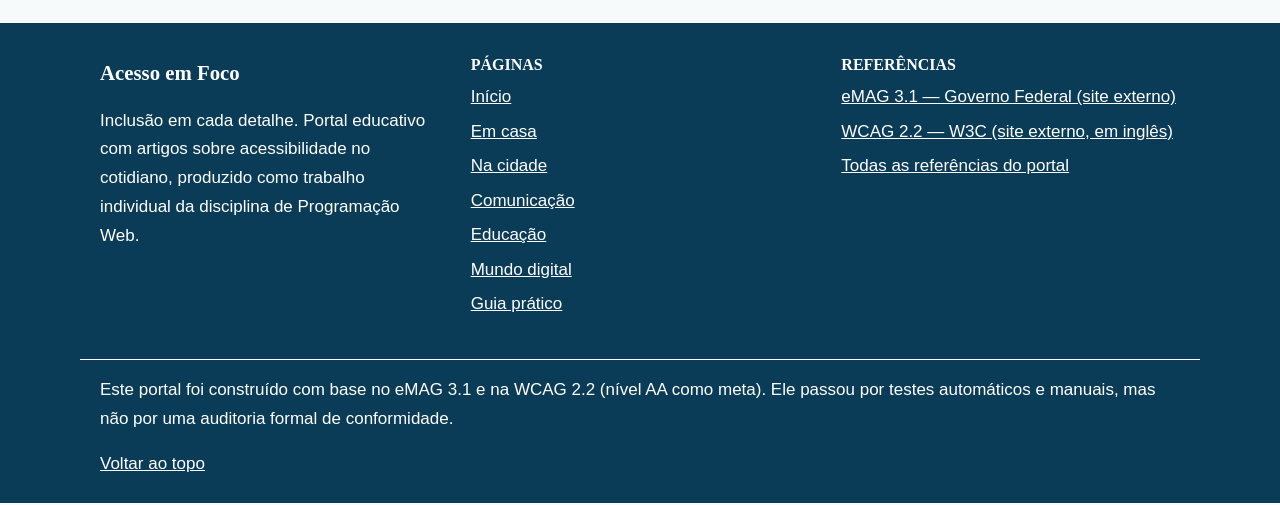
<file: digital.html>
<!DOCTYPE html>
<html lang="pt-BR">
<head>
  <meta charset="UTF-8">
  <meta name="viewport" content="width=device-width, initial-scale=1">
  <title>Mundo digital: teclado, leitores de tela e WCAG — Acesso em Foco</title>
  <meta name="description" content="Os quatro princípios da WCAG explicados com exemplos de HTML semântico, foco, rótulos, texto alternativo, contraste e feedback de interface.">
  <!-- O site não tem ícone; isto evita que o navegador procure um favicon.ico -->
  <link rel="icon" href="data:,">
  <link rel="stylesheet" href="assets/styles.css">
  <script src="assets/app.js" defer></script>
</head>
<body id="topo">
  <a class="skip-link" href="#conteudo">Pular para o conteúdo</a>

  <header class="site-header">
    <div class="container header-topo">
      <a class="marca" href="index.html">
        <span class="marca-nome">Acesso em Foco</span>
        <span class="marca-slogan">Inclusão em cada detalhe</span>
      </a>
      <button type="button" class="menu-botao" aria-expanded="false" aria-controls="menu-principal" hidden>Menu</button>
    </div>

    <nav class="menu-principal" id="menu-principal" aria-label="Principal">
      <div class="container">
        <ul class="menu">
          <li><a href="index.html">Início</a></li>
          <li><a href="casa.html">Em casa</a></li>
          <li><a href="cidade.html">Na cidade</a></li>
          <li><a href="comunicacao.html">Comunicação</a></li>
          <li><a href="educacao.html">Educação</a></li>
          <li><a href="digital.html" aria-current="page">Mundo digital</a></li>
          <li><a href="guia.html">Guia prático</a></li>
        </ul>
      </div>
    </nav>

    <div class="preferencias" id="preferencias" hidden>
      <div class="container preferencias-conteudo" role="group" aria-labelledby="preferencias-titulo">
        <span class="preferencias-titulo" id="preferencias-titulo">Preferências de leitura</span>
        <div class="grupo-controles" role="group" aria-label="Tamanho do texto">
          <button type="button" class="controle" data-fonte="diminuir">A−<span class="sr-only"> (diminuir texto)</span></button>
          <button type="button" class="controle" data-fonte="aumentar">A+<span class="sr-only"> (aumentar texto)</span></button>
          <button type="button" class="controle" data-fonte="padrao">Padrão<span class="sr-only"> (tamanho original do texto)</span></button>
          <span class="valor-fonte"><span class="sr-only">Tamanho atual: </span><span id="valor-fonte">100%</span></span>
        </div>
        <div class="grupo-controles" role="group" aria-label="Cores">
          <button type="button" class="controle" id="botao-escuro" aria-pressed="false">Modo escuro</button>
          <button type="button" class="controle" id="botao-contraste" aria-pressed="false">Alto contraste</button>
        </div>
        <a class="preferencias-ajuda" href="index.html#recursos">Como usar estes recursos</a>
      </div>
    </div>
  </header>

  <p id="anuncios" class="sr-only" role="status" aria-live="polite"></p>

  <main id="conteudo" tabindex="-1">
    <section class="hero" aria-labelledby="titulo-pagina">
      <div class="container">
        <nav class="trilha" aria-label="Você está em">
          <ol>
            <li><a href="index.html">Início</a></li>
            <li><span aria-current="page">Mundo digital</span></li>
          </ol>
        </nav>
        <p class="sobretitulo">Artigo · Mundo digital</p>
        <h1 id="titulo-pagina">Sites e aplicativos que funcionam para todas as pessoas</h1>
        <p class="lead">Pagar contas, marcar consultas, estudar e conversar acontecem cada vez mais pela tela. Quando um site não é acessível, ele bloqueia o acesso a serviços essenciais. A boa notícia: boa parte das soluções está em decisões simples de quem cria o conteúdo e o código.</p>
      </div>
    </section>

    <div class="container artigo-layout">
      <nav class="sumario" aria-labelledby="sumario-titulo">
        <h2 id="sumario-titulo">Nesta página</h2>
        <ol>
          <li><a href="#introducao">Como as pessoas usam a web</a></li>
          <li><a href="#wcag">O que é a WCAG</a></li>
          <li><a href="#perceptivel">Perceptível</a></li>
          <li><a href="#operavel">Operável</a></li>
          <li><a href="#compreensivel">Compreensível</a></li>
          <li><a href="#robusto">Robusto</a></li>
          <li><a href="#acoes">Ações práticas</a></li>
        </ol>
      </nav>

      <article class="artigo" aria-labelledby="titulo-pagina">
        <section id="introducao">
          <h2>Como as pessoas usam a web</h2>
          <p>Nem todo mundo navega com mouse e olhando para a tela. Algumas formas comuns de uso são:</p>
          <ul>
            <li><strong>Somente teclado:</strong> pessoas com deficiência motora, com tremores ou que preferem atalhos usam <kbd>Tab</kbd>, <kbd>Enter</kbd>, <kbd>Espaço</kbd> e as setas para navegar.</li>
            <li><strong>Leitores de tela:</strong> programas como NVDA, JAWS, VoiceOver e TalkBack leem o conteúdo em voz alta ou em uma linha braile. Pessoas cegas os usam para navegar por títulos, links, regiões e campos de formulário.</li>
            <li><strong>Ampliação:</strong> pessoas com baixa visão aumentam o zoom do navegador ou usam ampliadores de tela, vendo só uma parte da página de cada vez.</li>
            <li><strong>Controle por voz e acionadores:</strong> pessoas com mobilidade muito reduzida podem falar o nome de um botão ou usar um único botão adaptado para navegar.</li>
          </ul>
          <p>Todas essas tecnologias dependem de que o site seja construído corretamente. Elas não “consertam” uma página mal estruturada.</p>
        </section>

        <section id="wcag">
          <h2>O que é a WCAG</h2>
          <p>As Diretrizes de Acessibilidade para Conteúdo Web (WCAG, na sigla em inglês) são publicadas pelo W3C, o consórcio que define padrões da web. A versão 2.2 organiza seus critérios em três níveis — A, AA e AAA — e em quatro princípios. No Brasil, o <strong>eMAG</strong> (Modelo de Acessibilidade em Governo Eletrônico) é a referência para sites do governo e foi elaborado com base na WCAG.</p>
          <p>Os quatro princípios formam a sigla <strong>POUR</strong> em inglês: o conteúdo precisa ser <strong>perceptível</strong>, <strong>operável</strong>, <strong>compreensível</strong> e <strong>robusto</strong>.</p>
        </section>

        <section id="perceptivel">
          <h2>1. Perceptível</h2>
          <p>A informação precisa chegar à pessoa por pelo menos um sentido que ela consiga usar. Nada pode depender apenas da visão ou apenas da audição.</p>
          <h3>Texto alternativo em imagens</h3>
          <p>Imagens que transmitem informação precisam de uma descrição no atributo <code>alt</code>. Imagens decorativas devem ter <code>alt</code> vazio, para que o leitor de tela as ignore.</p>
          <pre><code>&lt;!-- Imagem informativa --&gt;
&lt;img src="grafico.png" alt="Gráfico de barras: as vendas subiram de 20 para 35 mil entre janeiro e março."&gt;

&lt;!-- Imagem decorativa --&gt;
&lt;img src="enfeite.svg" alt=""&gt;</code></pre>
          <h3>Contraste</h3>
          <p>No nível AA, texto em tamanho normal precisa de contraste mínimo de <strong>4,5:1</strong> com o fundo; texto grande (a partir de cerca de 24 pixels, ou 18,5 pixels em negrito) precisa de <strong>3:1</strong>. Ícones e bordas de campos também precisam se destacar do fundo. Cinza-claro sobre branco é um dos problemas mais comuns da web.</p>
          <h3>Não depender só da cor</h3>
          <p>Se um campo com erro fica apenas vermelho, quem não distingue cores não percebe o problema. Acrescente um texto (“Campo obrigatório”) ou um ícone. Neste portal, o item atual do menu é indicado por cor, por sublinhado grosso e pelo atributo <code>aria-current="page"</code>.</p>
          <h3>Legendas e transcrições</h3>
          <p>Vídeos precisam de legenda e áudios precisam de transcrição, como explicado no artigo <a href="comunicacao.html#legendas">Comunicação</a>.</p>
        </section>

        <section id="operavel">
          <h2>2. Operável</h2>
          <p>Todas as funções precisam poder ser usadas de diferentes formas, especialmente pelo teclado, e sem armadilhas de tempo ou de foco.</p>
          <h3>Use elementos nativos</h3>
          <p>O elemento <code>&lt;button&gt;</code> já recebe foco, responde a <kbd>Enter</kbd> e <kbd>Espaço</kbd> e é anunciado como botão. Uma <code>&lt;div&gt;</code> com clique não faz nada disso sozinha.</p>
          <pre><code>&lt;!-- Evite --&gt;
&lt;div class="botao" onclick="enviar()"&gt;Enviar&lt;/div&gt;

&lt;!-- Prefira --&gt;
&lt;button type="button" onclick="enviar()"&gt;Enviar&lt;/button&gt;</code></pre>
          <h3>Foco visível</h3>
          <p>Quem usa teclado precisa saber onde está. Nunca remova o contorno de foco sem colocar outro indicador no lugar. Este portal usa um contorno grosso e colorido em todos os elementos interativos:</p>
          <pre><code>:focus-visible {
  outline: 3px solid var(--foco);
  outline-offset: 3px;
}</code></pre>
          <h3>Ordem lógica e atalhos</h3>
          <p>A ordem do <kbd>Tab</kbd> deve seguir a ordem visual de leitura. Um link “Pular para o conteúdo” no início da página evita que a pessoa passe por todo o menu a cada página. Na WCAG 2.2, também é importante que o elemento em foco não fique escondido atrás de barras fixas e que alvos de toque tenham tamanho suficiente.</p>
          <h3>Tempo e movimento</h3>
          <p>Evite limites de tempo que não possam ser estendidos, conteúdo que pisca e carrosséis que se movem sozinhos. Respeite a configuração do sistema que pede para reduzir animações.</p>
        </section>

        <section id="compreensivel">
          <h2>3. Compreensível</h2>
          <p>A pessoa precisa entender o conteúdo e prever como a interface vai se comportar.</p>
          <h3>Idioma e linguagem</h3>
          <p>Declare o idioma da página (<code>&lt;html lang="pt-BR"&gt;</code>) para que o leitor de tela use a pronúncia correta. Escreva com clareza, como mostrado em <a href="comunicacao.html#linguagem">linguagem simples</a>.</p>
          <h3>Rótulos em formulários</h3>
          <p>Todo campo precisa de um rótulo visível e associado ao controle. Um texto de exemplo dentro do campo (placeholder) não substitui o rótulo, porque desaparece ao digitar.</p>
          <pre><code>&lt;label for="email"&gt;E-mail&lt;/label&gt;
&lt;input id="email" type="email" autocomplete="email"
       aria-describedby="email-dica"&gt;
&lt;p id="email-dica"&gt;Usaremos apenas para enviar a confirmação.&lt;/p&gt;</code></pre>
          <h3>Feedback de interface</h3>
          <p>Mensagens de erro devem dizer o que aconteceu e como resolver, perto do campo e também em um resumo. Resultados que aparecem sem recarregar a página precisam ser anunciados — por exemplo, com uma região <code>aria-live</code> ou movendo o foco para a mensagem. O <a href="guia.html#quiz">quiz do Guia prático</a> usa essas técnicas.</p>
          <h3>Comportamento previsível</h3>
          <p>Menus e botões devem aparecer no mesmo lugar em todas as páginas e funcionar sempre do mesmo jeito. Escolher uma opção não deve mudar de página sem aviso.</p>
        </section>

        <section id="robusto">
          <h2>4. Robusto</h2>
          <p>O conteúdo precisa funcionar em diferentes navegadores e tecnologias assistivas, hoje e no futuro. Isso depende de código bem escrito e de informar corretamente o nome, a função e o estado de cada componente.</p>
          <h3>HTML semântico</h3>
          <p>Use cada elemento para aquilo que ele significa: <code>&lt;header&gt;</code>, <code>&lt;nav&gt;</code>, <code>&lt;main&gt;</code> e <code>&lt;footer&gt;</code> para as regiões; <code>&lt;h1&gt;</code> a <code>&lt;h6&gt;</code> para títulos em ordem; <code>&lt;ul&gt;</code> para listas; <code>&lt;button&gt;</code> para ações e <code>&lt;a&gt;</code> para navegação.</p>
          <h3>ARIA com moderação</h3>
          <p>ARIA é um conjunto de atributos que complementa o HTML quando ele não basta. A regra é: se existe um elemento nativo, use-o. Quando necessário, mantenha o estado sincronizado com o que está na tela:</p>
          <pre><code>&lt;button type="button" aria-pressed="false"&gt;Modo escuro&lt;/button&gt;
&lt;button type="button" aria-expanded="false" aria-controls="menu"&gt;Menu&lt;/button&gt;</code></pre>
          <p>Neste portal, o JavaScript atualiza <code>aria-pressed</code> sempre que o modo escuro ou o alto contraste mudam, e <code>aria-expanded</code> quando o menu móvel abre ou fecha.</p>
          <div class="nota">
            <span class="nota-titulo">Ferramentas ajudam, mas não bastam</span>
            <p>Validadores automáticos como Lighthouse e axe encontram parte dos problemas, como contraste e imagens sem alt. Outros — se o texto alternativo faz sentido, se a ordem de leitura é lógica — só aparecem em testes manuais e com pessoas usuárias.</p>
          </div>
        </section>

        <section class="acoes-praticas" id="acoes" aria-labelledby="titulo-acoes">
          <h2 id="titulo-acoes">Ações práticas</h2>
          <ol>
            <li>Navegue pelo seu site apenas com o teclado e verifique se o foco está sempre visível.</li>
            <li>Confira se cada página tem um único <code>h1</code> e títulos em ordem.</li>
            <li>Revise o texto alternativo de todas as imagens: informativas descritas, decorativas com <code>alt=""</code>.</li>
            <li>Teste o contraste das cores com uma ferramenta de verificação.</li>
            <li>Garanta que todo campo de formulário tenha um <code>label</code> associado.</li>
            <li>Aplique zoom de 200% e reduza a janela até 320 pixels para conferir se nada some ou se sobrepõe.</li>
            <li>Experimente um leitor de tela gratuito, como o NVDA (Windows) ou o VoiceOver (macOS e iOS).</li>
          </ol>
        </section>

        <nav class="continue" aria-labelledby="titulo-continue">
          <h2 id="titulo-continue">Continue lendo</h2>
          <ul>
            <li><a href="guia.html">Guia prático <span>Checklist para avaliar este site</span></a></li>
            <li><a href="educacao.html">Educação <span>Plataformas e materiais acessíveis</span></a></li>
            <li><a href="comunicacao.html">Comunicação <span>Linguagem simples e legendas</span></a></li>
          </ul>
        </nav>
      </article>
    </div>
  </main>

  <footer class="site-footer">
    <div class="container rodape-grade">
      <div>
        <p class="rodape-marca">Acesso em Foco</p>
        <p>Inclusão em cada detalhe. Portal educativo com artigos sobre acessibilidade no cotidiano, produzido como trabalho individual da disciplina de Programação Web.</p>
      </div>
      <nav aria-label="Rodapé">
        <h2 class="rodape-titulo">Páginas</h2>
        <ul>
          <li><a href="index.html">Início</a></li>
          <li><a href="casa.html">Em casa</a></li>
          <li><a href="cidade.html">Na cidade</a></li>
          <li><a href="comunicacao.html">Comunicação</a></li>
          <li><a href="educacao.html">Educação</a></li>
          <li><a href="digital.html" aria-current="page">Mundo digital</a></li>
          <li><a href="guia.html">Guia prático</a></li>
        </ul>
      </nav>
      <div>
        <h2 class="rodape-titulo">Referências</h2>
        <ul>
          <li><a href="https://emag.governoeletronico.gov.br/">eMAG 3.1 — Governo Federal (site externo)</a></li>
          <li><a href="https://www.w3.org/TR/WCAG22/">WCAG 2.2 — W3C (site externo, em inglês)</a></li>
          <li><a href="guia.html#referencias">Todas as referências do portal</a></li>
        </ul>
      </div>
    </div>
    <div class="container rodape-base">
      <p>Este portal foi construído com base no eMAG 3.1 e na WCAG 2.2 (nível AA como meta). Ele passou por testes automáticos e manuais, mas não por uma auditoria formal de conformidade.</p>
      <a href="#topo">Voltar ao topo</a>
    </div>
  </footer>
</body>
</html>
</file>
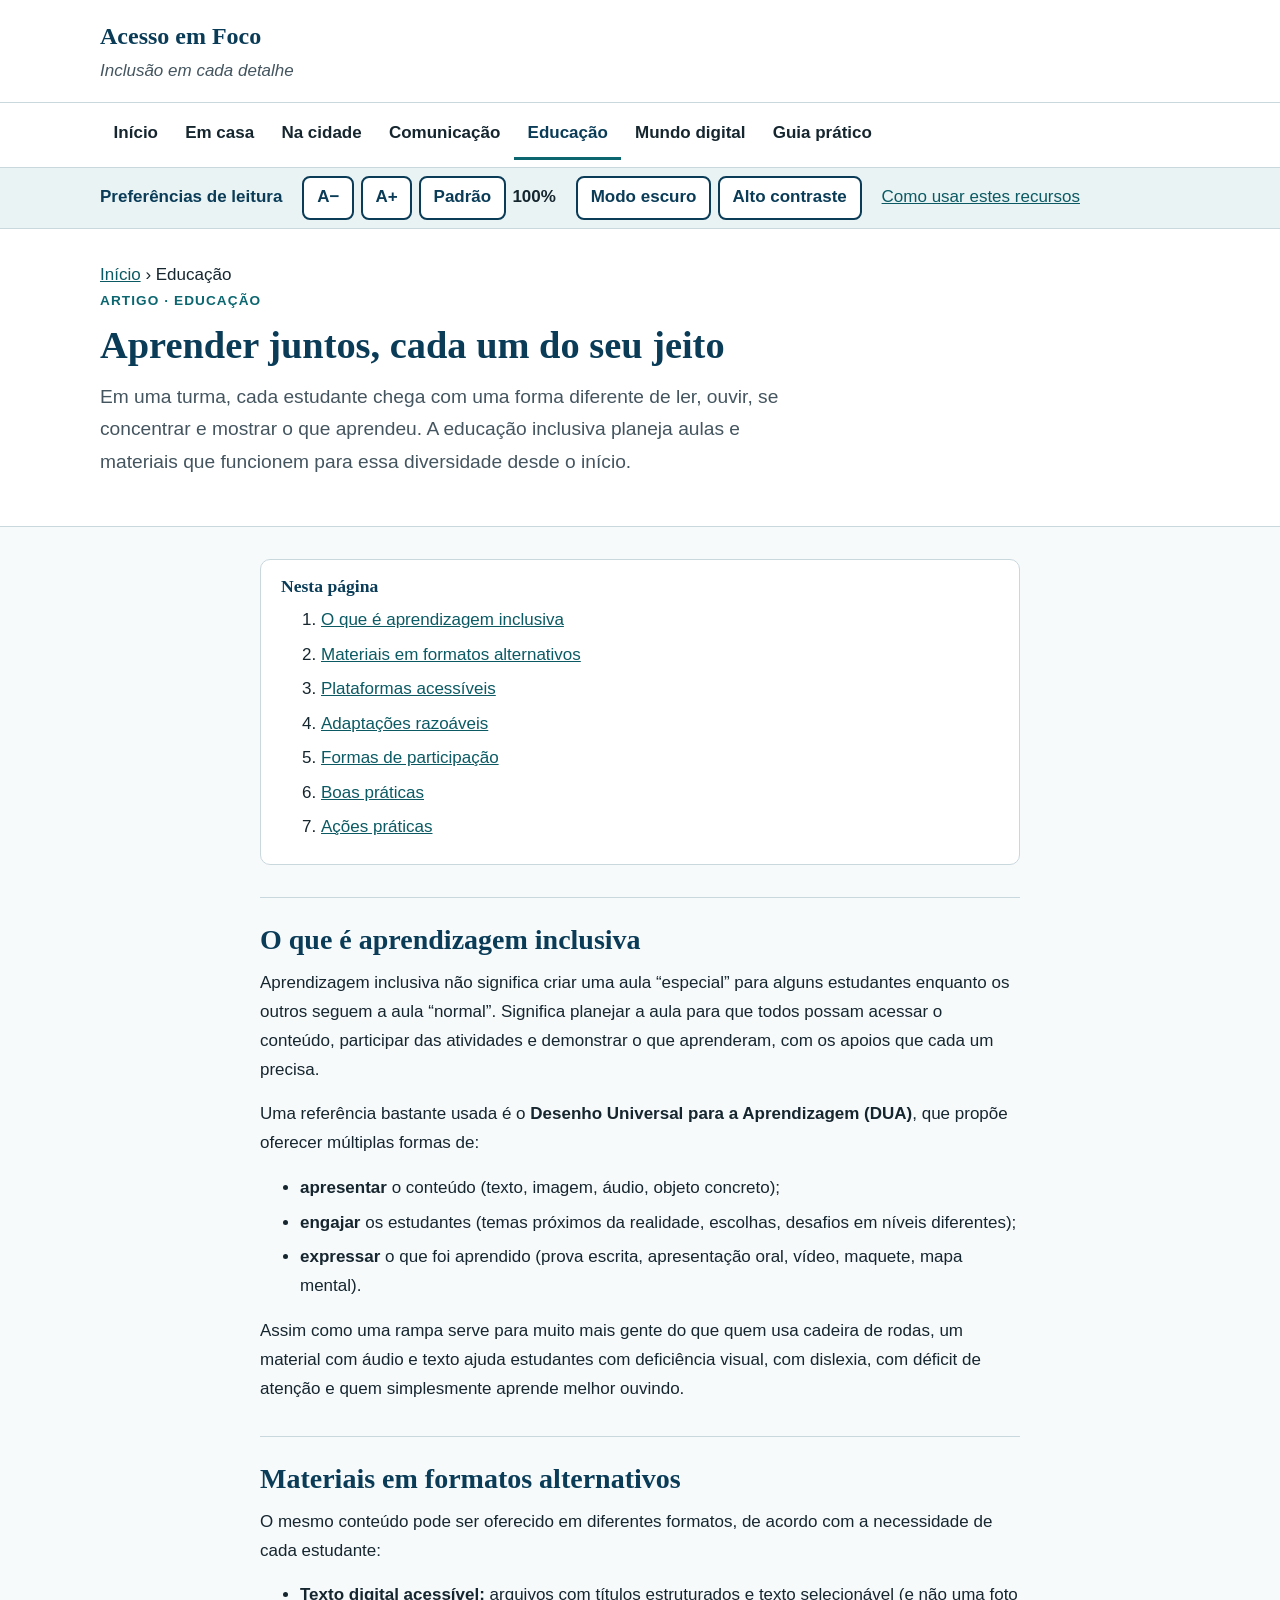
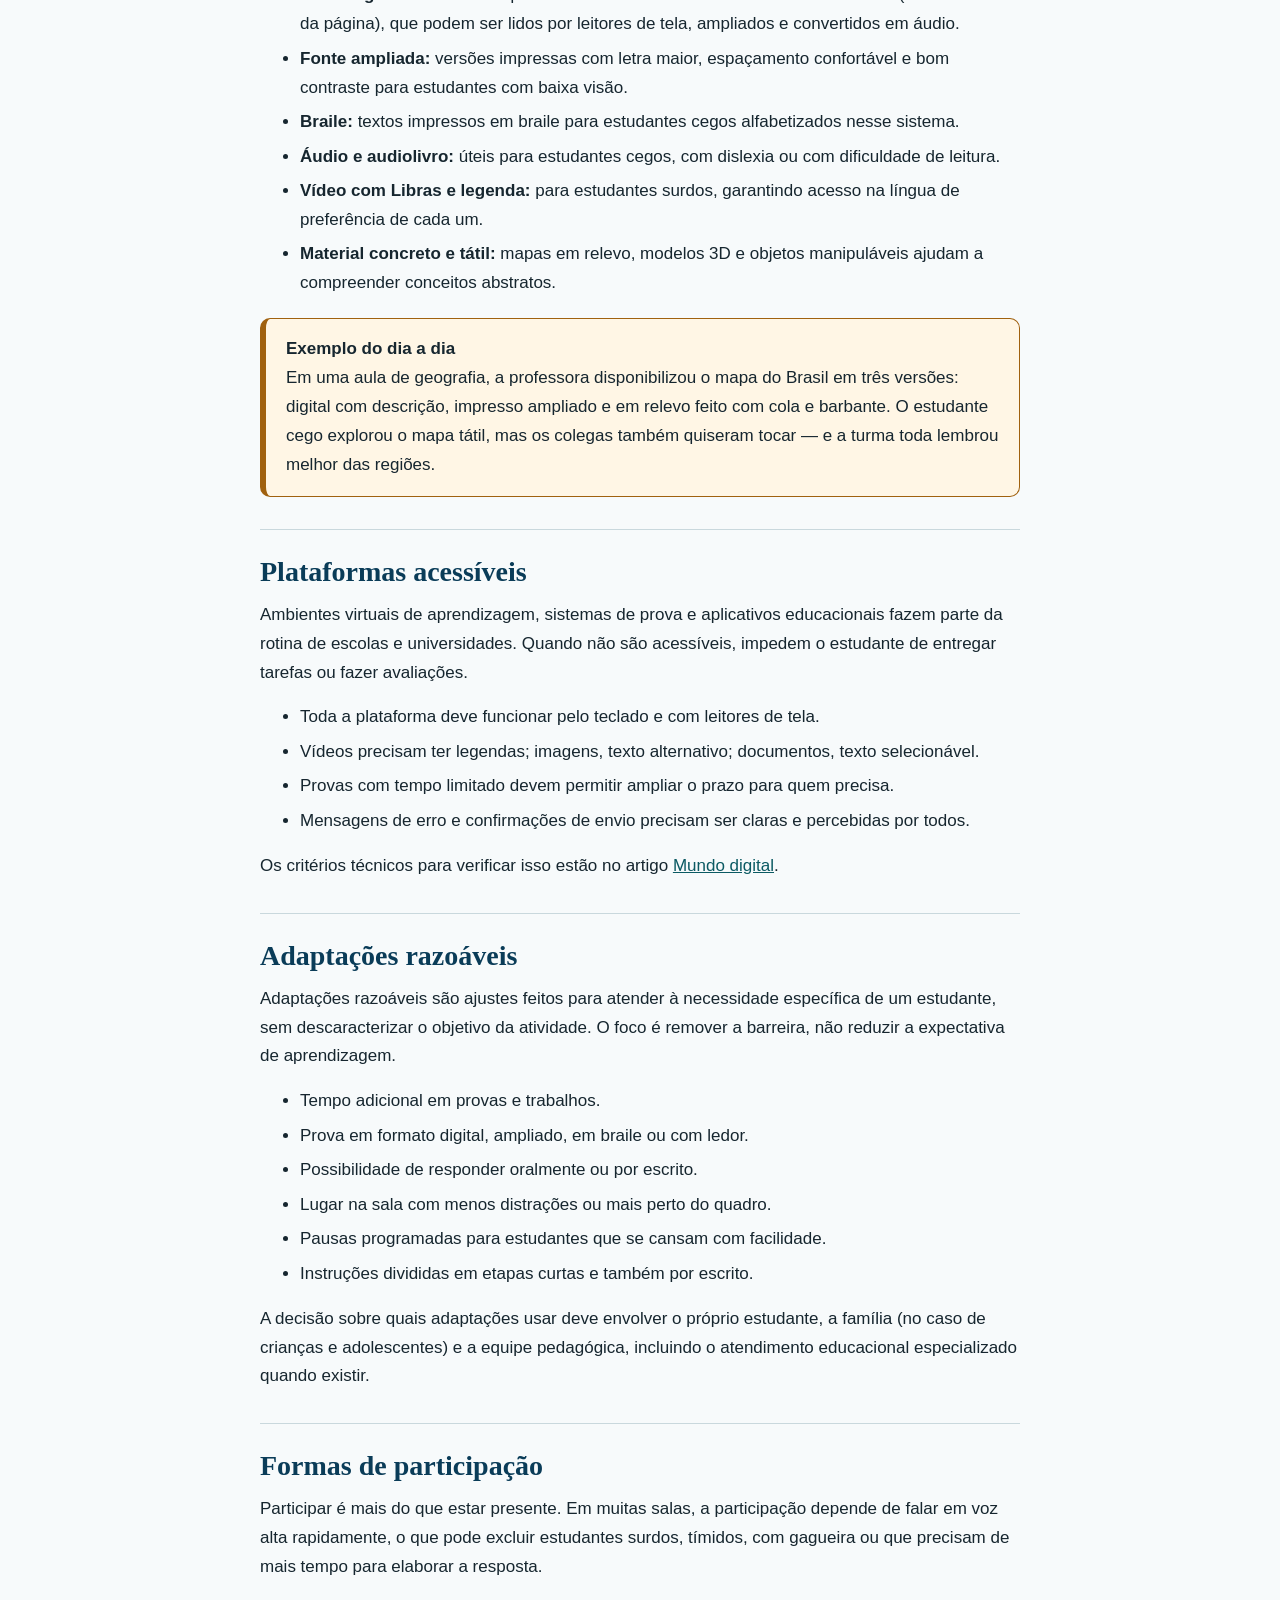
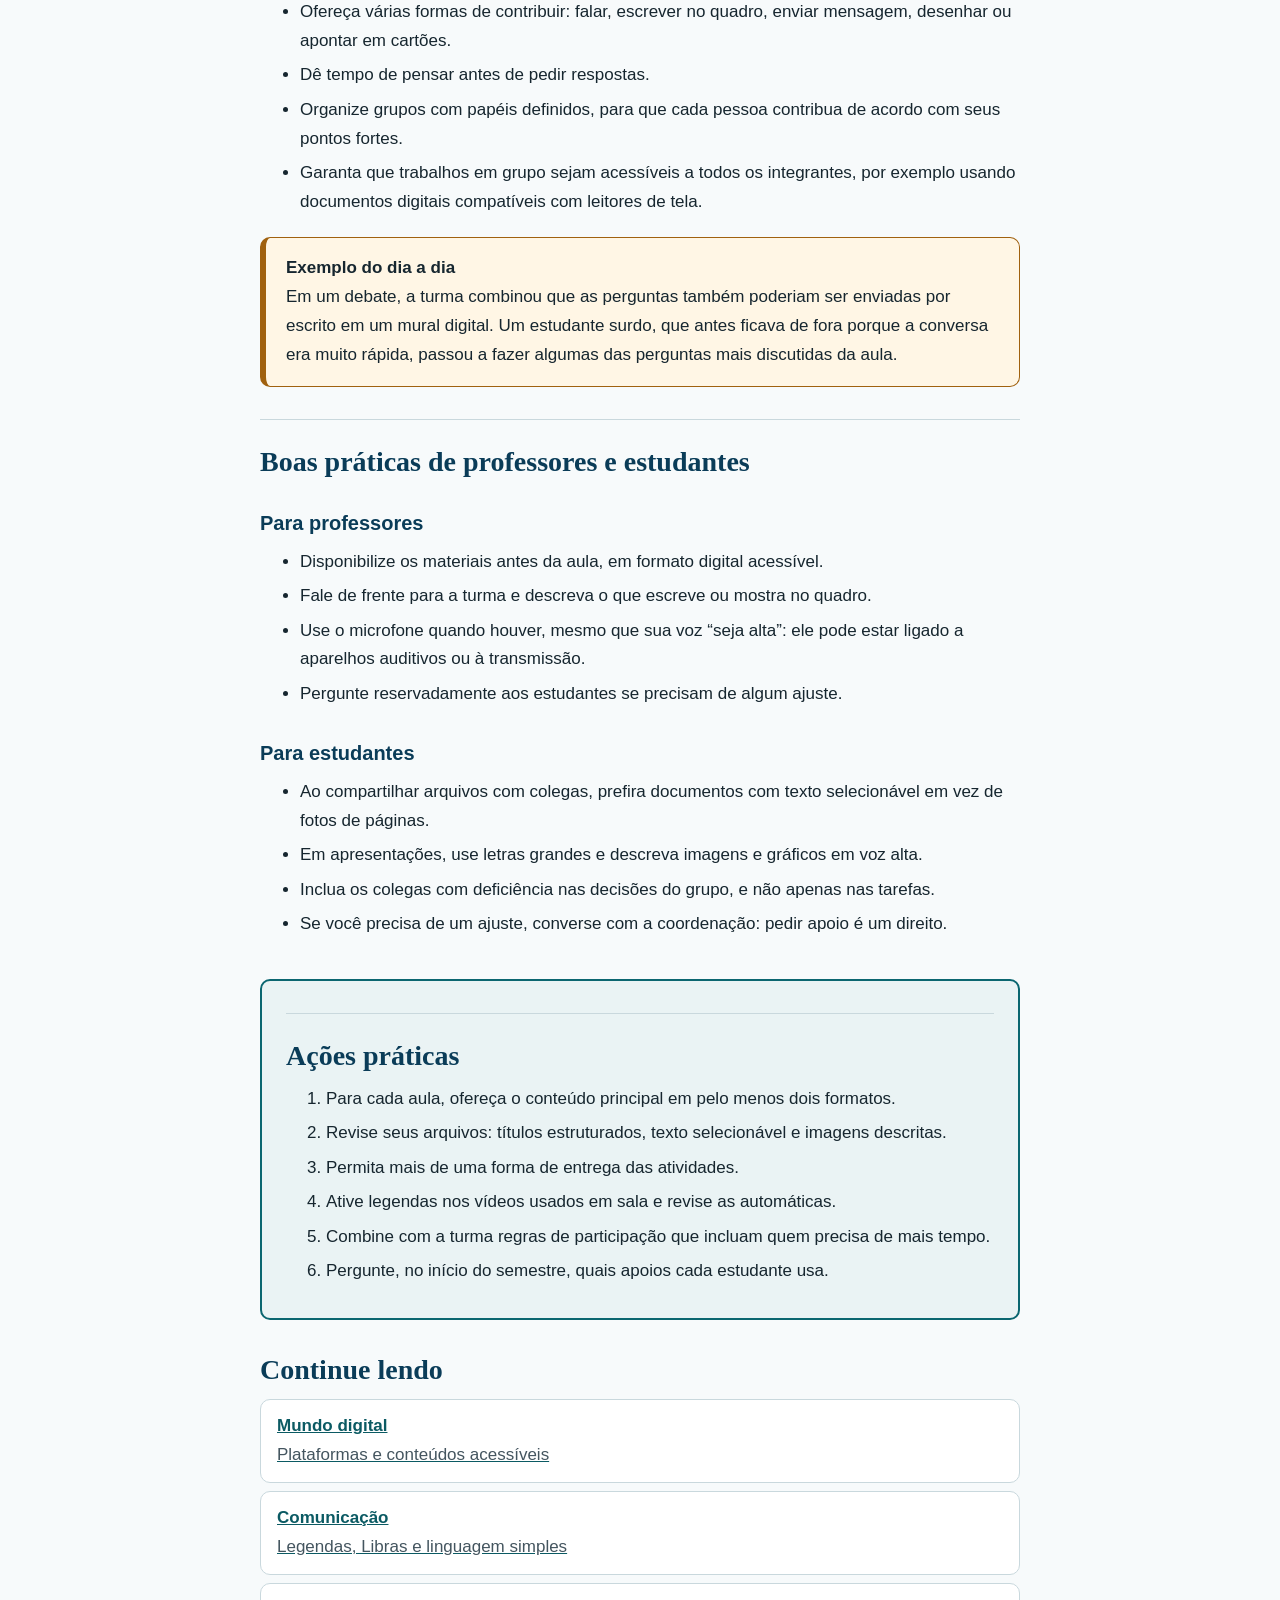
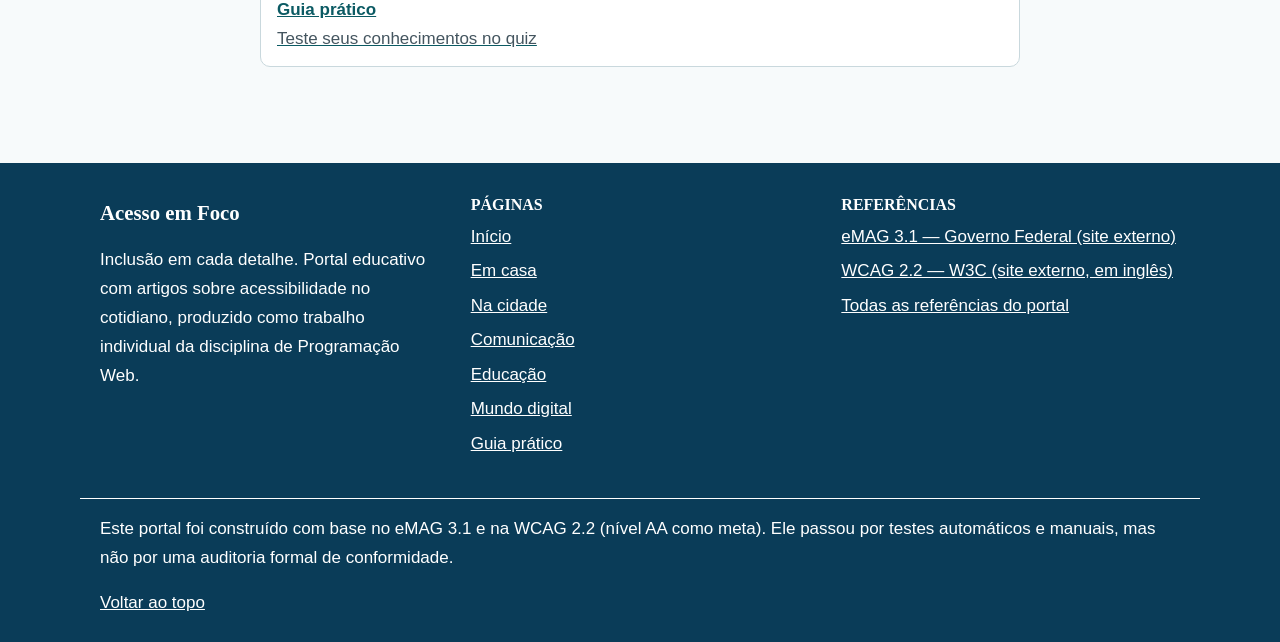
<file: educacao.html>
<!DOCTYPE html>
<html lang="pt-BR">
<head>
  <meta charset="UTF-8">
  <meta name="viewport" content="width=device-width, initial-scale=1">
  <title>Educação: aprendizagem inclusiva na prática — Acesso em Foco</title>
  <meta name="description" content="Formatos alternativos de material, plataformas acessíveis, adaptações razoáveis, participação e boas práticas para professores e estudantes.">
  <!-- O site não tem ícone; isto evita que o navegador procure um favicon.ico -->
  <link rel="icon" href="data:,">
  <link rel="stylesheet" href="assets/styles.css">
  <script src="assets/app.js" defer></script>
</head>
<body id="topo">
  <a class="skip-link" href="#conteudo">Pular para o conteúdo</a>

  <header class="site-header">
    <div class="container header-topo">
      <a class="marca" href="index.html">
        <span class="marca-nome">Acesso em Foco</span>
        <span class="marca-slogan">Inclusão em cada detalhe</span>
      </a>
      <button type="button" class="menu-botao" aria-expanded="false" aria-controls="menu-principal" hidden>Menu</button>
    </div>

    <nav class="menu-principal" id="menu-principal" aria-label="Principal">
      <div class="container">
        <ul class="menu">
          <li><a href="index.html">Início</a></li>
          <li><a href="casa.html">Em casa</a></li>
          <li><a href="cidade.html">Na cidade</a></li>
          <li><a href="comunicacao.html">Comunicação</a></li>
          <li><a href="educacao.html" aria-current="page">Educação</a></li>
          <li><a href="digital.html">Mundo digital</a></li>
          <li><a href="guia.html">Guia prático</a></li>
        </ul>
      </div>
    </nav>

    <div class="preferencias" id="preferencias" hidden>
      <div class="container preferencias-conteudo" role="group" aria-labelledby="preferencias-titulo">
        <span class="preferencias-titulo" id="preferencias-titulo">Preferências de leitura</span>
        <div class="grupo-controles" role="group" aria-label="Tamanho do texto">
          <button type="button" class="controle" data-fonte="diminuir">A−<span class="sr-only"> (diminuir texto)</span></button>
          <button type="button" class="controle" data-fonte="aumentar">A+<span class="sr-only"> (aumentar texto)</span></button>
          <button type="button" class="controle" data-fonte="padrao">Padrão<span class="sr-only"> (tamanho original do texto)</span></button>
          <span class="valor-fonte"><span class="sr-only">Tamanho atual: </span><span id="valor-fonte">100%</span></span>
        </div>
        <div class="grupo-controles" role="group" aria-label="Cores">
          <button type="button" class="controle" id="botao-escuro" aria-pressed="false">Modo escuro</button>
          <button type="button" class="controle" id="botao-contraste" aria-pressed="false">Alto contraste</button>
        </div>
        <a class="preferencias-ajuda" href="index.html#recursos">Como usar estes recursos</a>
      </div>
    </div>
  </header>

  <p id="anuncios" class="sr-only" role="status" aria-live="polite"></p>

  <main id="conteudo" tabindex="-1">
    <section class="hero" aria-labelledby="titulo-pagina">
      <div class="container">
        <nav class="trilha" aria-label="Você está em">
          <ol>
            <li><a href="index.html">Início</a></li>
            <li><span aria-current="page">Educação</span></li>
          </ol>
        </nav>
        <p class="sobretitulo">Artigo · Educação</p>
        <h1 id="titulo-pagina">Aprender juntos, cada um do seu jeito</h1>
        <p class="lead">Em uma turma, cada estudante chega com uma forma diferente de ler, ouvir, se concentrar e mostrar o que aprendeu. A educação inclusiva planeja aulas e materiais que funcionem para essa diversidade desde o início.</p>
      </div>
    </section>

    <div class="container artigo-layout">
      <nav class="sumario" aria-labelledby="sumario-titulo">
        <h2 id="sumario-titulo">Nesta página</h2>
        <ol>
          <li><a href="#introducao">O que é aprendizagem inclusiva</a></li>
          <li><a href="#materiais">Materiais em formatos alternativos</a></li>
          <li><a href="#plataformas">Plataformas acessíveis</a></li>
          <li><a href="#adaptacoes">Adaptações razoáveis</a></li>
          <li><a href="#participacao">Formas de participação</a></li>
          <li><a href="#boas-praticas">Boas práticas</a></li>
          <li><a href="#acoes">Ações práticas</a></li>
        </ol>
      </nav>

      <article class="artigo" aria-labelledby="titulo-pagina">
        <section id="introducao">
          <h2>O que é aprendizagem inclusiva</h2>
          <p>Aprendizagem inclusiva não significa criar uma aula “especial” para alguns estudantes enquanto os outros seguem a aula “normal”. Significa planejar a aula para que todos possam acessar o conteúdo, participar das atividades e demonstrar o que aprenderam, com os apoios que cada um precisa.</p>
          <p>Uma referência bastante usada é o <strong>Desenho Universal para a Aprendizagem (DUA)</strong>, que propõe oferecer múltiplas formas de:</p>
          <ul>
            <li><strong>apresentar</strong> o conteúdo (texto, imagem, áudio, objeto concreto);</li>
            <li><strong>engajar</strong> os estudantes (temas próximos da realidade, escolhas, desafios em níveis diferentes);</li>
            <li><strong>expressar</strong> o que foi aprendido (prova escrita, apresentação oral, vídeo, maquete, mapa mental).</li>
          </ul>
          <p>Assim como uma rampa serve para muito mais gente do que quem usa cadeira de rodas, um material com áudio e texto ajuda estudantes com deficiência visual, com dislexia, com déficit de atenção e quem simplesmente aprende melhor ouvindo.</p>
        </section>

        <section id="materiais">
          <h2>Materiais em formatos alternativos</h2>
          <p>O mesmo conteúdo pode ser oferecido em diferentes formatos, de acordo com a necessidade de cada estudante:</p>
          <ul>
            <li><strong>Texto digital acessível:</strong> arquivos com títulos estruturados e texto selecionável (e não uma foto da página), que podem ser lidos por leitores de tela, ampliados e convertidos em áudio.</li>
            <li><strong>Fonte ampliada:</strong> versões impressas com letra maior, espaçamento confortável e bom contraste para estudantes com baixa visão.</li>
            <li><strong>Braile:</strong> textos impressos em braile para estudantes cegos alfabetizados nesse sistema.</li>
            <li><strong>Áudio e audiolivro:</strong> úteis para estudantes cegos, com dislexia ou com dificuldade de leitura.</li>
            <li><strong>Vídeo com Libras e legenda:</strong> para estudantes surdos, garantindo acesso na língua de preferência de cada um.</li>
            <li><strong>Material concreto e tátil:</strong> mapas em relevo, modelos 3D e objetos manipuláveis ajudam a compreender conceitos abstratos.</li>
          </ul>
          <div class="exemplo">
            <span class="exemplo-titulo">Exemplo do dia a dia</span>
            <p>Em uma aula de geografia, a professora disponibilizou o mapa do Brasil em três versões: digital com descrição, impresso ampliado e em relevo feito com cola e barbante. O estudante cego explorou o mapa tátil, mas os colegas também quiseram tocar — e a turma toda lembrou melhor das regiões.</p>
          </div>
        </section>

        <section id="plataformas">
          <h2>Plataformas acessíveis</h2>
          <p>Ambientes virtuais de aprendizagem, sistemas de prova e aplicativos educacionais fazem parte da rotina de escolas e universidades. Quando não são acessíveis, impedem o estudante de entregar tarefas ou fazer avaliações.</p>
          <ul>
            <li>Toda a plataforma deve funcionar pelo teclado e com leitores de tela.</li>
            <li>Vídeos precisam ter legendas; imagens, texto alternativo; documentos, texto selecionável.</li>
            <li>Provas com tempo limitado devem permitir ampliar o prazo para quem precisa.</li>
            <li>Mensagens de erro e confirmações de envio precisam ser claras e percebidas por todos.</li>
          </ul>
          <p>Os critérios técnicos para verificar isso estão no artigo <a href="digital.html">Mundo digital</a>.</p>
        </section>

        <section id="adaptacoes">
          <h2>Adaptações razoáveis</h2>
          <p>Adaptações razoáveis são ajustes feitos para atender à necessidade específica de um estudante, sem descaracterizar o objetivo da atividade. O foco é remover a barreira, não reduzir a expectativa de aprendizagem.</p>
          <ul>
            <li>Tempo adicional em provas e trabalhos.</li>
            <li>Prova em formato digital, ampliado, em braile ou com ledor.</li>
            <li>Possibilidade de responder oralmente ou por escrito.</li>
            <li>Lugar na sala com menos distrações ou mais perto do quadro.</li>
            <li>Pausas programadas para estudantes que se cansam com facilidade.</li>
            <li>Instruções divididas em etapas curtas e também por escrito.</li>
          </ul>
          <p>A decisão sobre quais adaptações usar deve envolver o próprio estudante, a família (no caso de crianças e adolescentes) e a equipe pedagógica, incluindo o atendimento educacional especializado quando existir.</p>
        </section>

        <section id="participacao">
          <h2>Formas de participação</h2>
          <p>Participar é mais do que estar presente. Em muitas salas, a participação depende de falar em voz alta rapidamente, o que pode excluir estudantes surdos, tímidos, com gagueira ou que precisam de mais tempo para elaborar a resposta.</p>
          <ul>
            <li>Ofereça várias formas de contribuir: falar, escrever no quadro, enviar mensagem, desenhar ou apontar em cartões.</li>
            <li>Dê tempo de pensar antes de pedir respostas.</li>
            <li>Organize grupos com papéis definidos, para que cada pessoa contribua de acordo com seus pontos fortes.</li>
            <li>Garanta que trabalhos em grupo sejam acessíveis a todos os integrantes, por exemplo usando documentos digitais compatíveis com leitores de tela.</li>
          </ul>
          <div class="exemplo">
            <span class="exemplo-titulo">Exemplo do dia a dia</span>
            <p>Em um debate, a turma combinou que as perguntas também poderiam ser enviadas por escrito em um mural digital. Um estudante surdo, que antes ficava de fora porque a conversa era muito rápida, passou a fazer algumas das perguntas mais discutidas da aula.</p>
          </div>
        </section>

        <section id="boas-praticas">
          <h2>Boas práticas de professores e estudantes</h2>
          <h3>Para professores</h3>
          <ul>
            <li>Disponibilize os materiais antes da aula, em formato digital acessível.</li>
            <li>Fale de frente para a turma e descreva o que escreve ou mostra no quadro.</li>
            <li>Use o microfone quando houver, mesmo que sua voz “seja alta”: ele pode estar ligado a aparelhos auditivos ou à transmissão.</li>
            <li>Pergunte reservadamente aos estudantes se precisam de algum ajuste.</li>
          </ul>
          <h3>Para estudantes</h3>
          <ul>
            <li>Ao compartilhar arquivos com colegas, prefira documentos com texto selecionável em vez de fotos de páginas.</li>
            <li>Em apresentações, use letras grandes e descreva imagens e gráficos em voz alta.</li>
            <li>Inclua os colegas com deficiência nas decisões do grupo, e não apenas nas tarefas.</li>
            <li>Se você precisa de um ajuste, converse com a coordenação: pedir apoio é um direito.</li>
          </ul>
        </section>

        <section class="acoes-praticas" id="acoes" aria-labelledby="titulo-acoes">
          <h2 id="titulo-acoes">Ações práticas</h2>
          <ol>
            <li>Para cada aula, ofereça o conteúdo principal em pelo menos dois formatos.</li>
            <li>Revise seus arquivos: títulos estruturados, texto selecionável e imagens descritas.</li>
            <li>Permita mais de uma forma de entrega das atividades.</li>
            <li>Ative legendas nos vídeos usados em sala e revise as automáticas.</li>
            <li>Combine com a turma regras de participação que incluam quem precisa de mais tempo.</li>
            <li>Pergunte, no início do semestre, quais apoios cada estudante usa.</li>
          </ol>
        </section>

        <nav class="continue" aria-labelledby="titulo-continue">
          <h2 id="titulo-continue">Continue lendo</h2>
          <ul>
            <li><a href="digital.html">Mundo digital <span>Plataformas e conteúdos acessíveis</span></a></li>
            <li><a href="comunicacao.html">Comunicação <span>Legendas, Libras e linguagem simples</span></a></li>
            <li><a href="guia.html">Guia prático <span>Teste seus conhecimentos no quiz</span></a></li>
          </ul>
        </nav>
      </article>
    </div>
  </main>

  <footer class="site-footer">
    <div class="container rodape-grade">
      <div>
        <p class="rodape-marca">Acesso em Foco</p>
        <p>Inclusão em cada detalhe. Portal educativo com artigos sobre acessibilidade no cotidiano, produzido como trabalho individual da disciplina de Programação Web.</p>
      </div>
      <nav aria-label="Rodapé">
        <h2 class="rodape-titulo">Páginas</h2>
        <ul>
          <li><a href="index.html">Início</a></li>
          <li><a href="casa.html">Em casa</a></li>
          <li><a href="cidade.html">Na cidade</a></li>
          <li><a href="comunicacao.html">Comunicação</a></li>
          <li><a href="educacao.html" aria-current="page">Educação</a></li>
          <li><a href="digital.html">Mundo digital</a></li>
          <li><a href="guia.html">Guia prático</a></li>
        </ul>
      </nav>
      <div>
        <h2 class="rodape-titulo">Referências</h2>
        <ul>
          <li><a href="https://emag.governoeletronico.gov.br/">eMAG 3.1 — Governo Federal (site externo)</a></li>
          <li><a href="https://www.w3.org/TR/WCAG22/">WCAG 2.2 — W3C (site externo, em inglês)</a></li>
          <li><a href="guia.html#referencias">Todas as referências do portal</a></li>
        </ul>
      </div>
    </div>
    <div class="container rodape-base">
      <p>Este portal foi construído com base no eMAG 3.1 e na WCAG 2.2 (nível AA como meta). Ele passou por testes automáticos e manuais, mas não por uma auditoria formal de conformidade.</p>
      <a href="#topo">Voltar ao topo</a>
    </div>
  </footer>
</body>
</html>
</file>
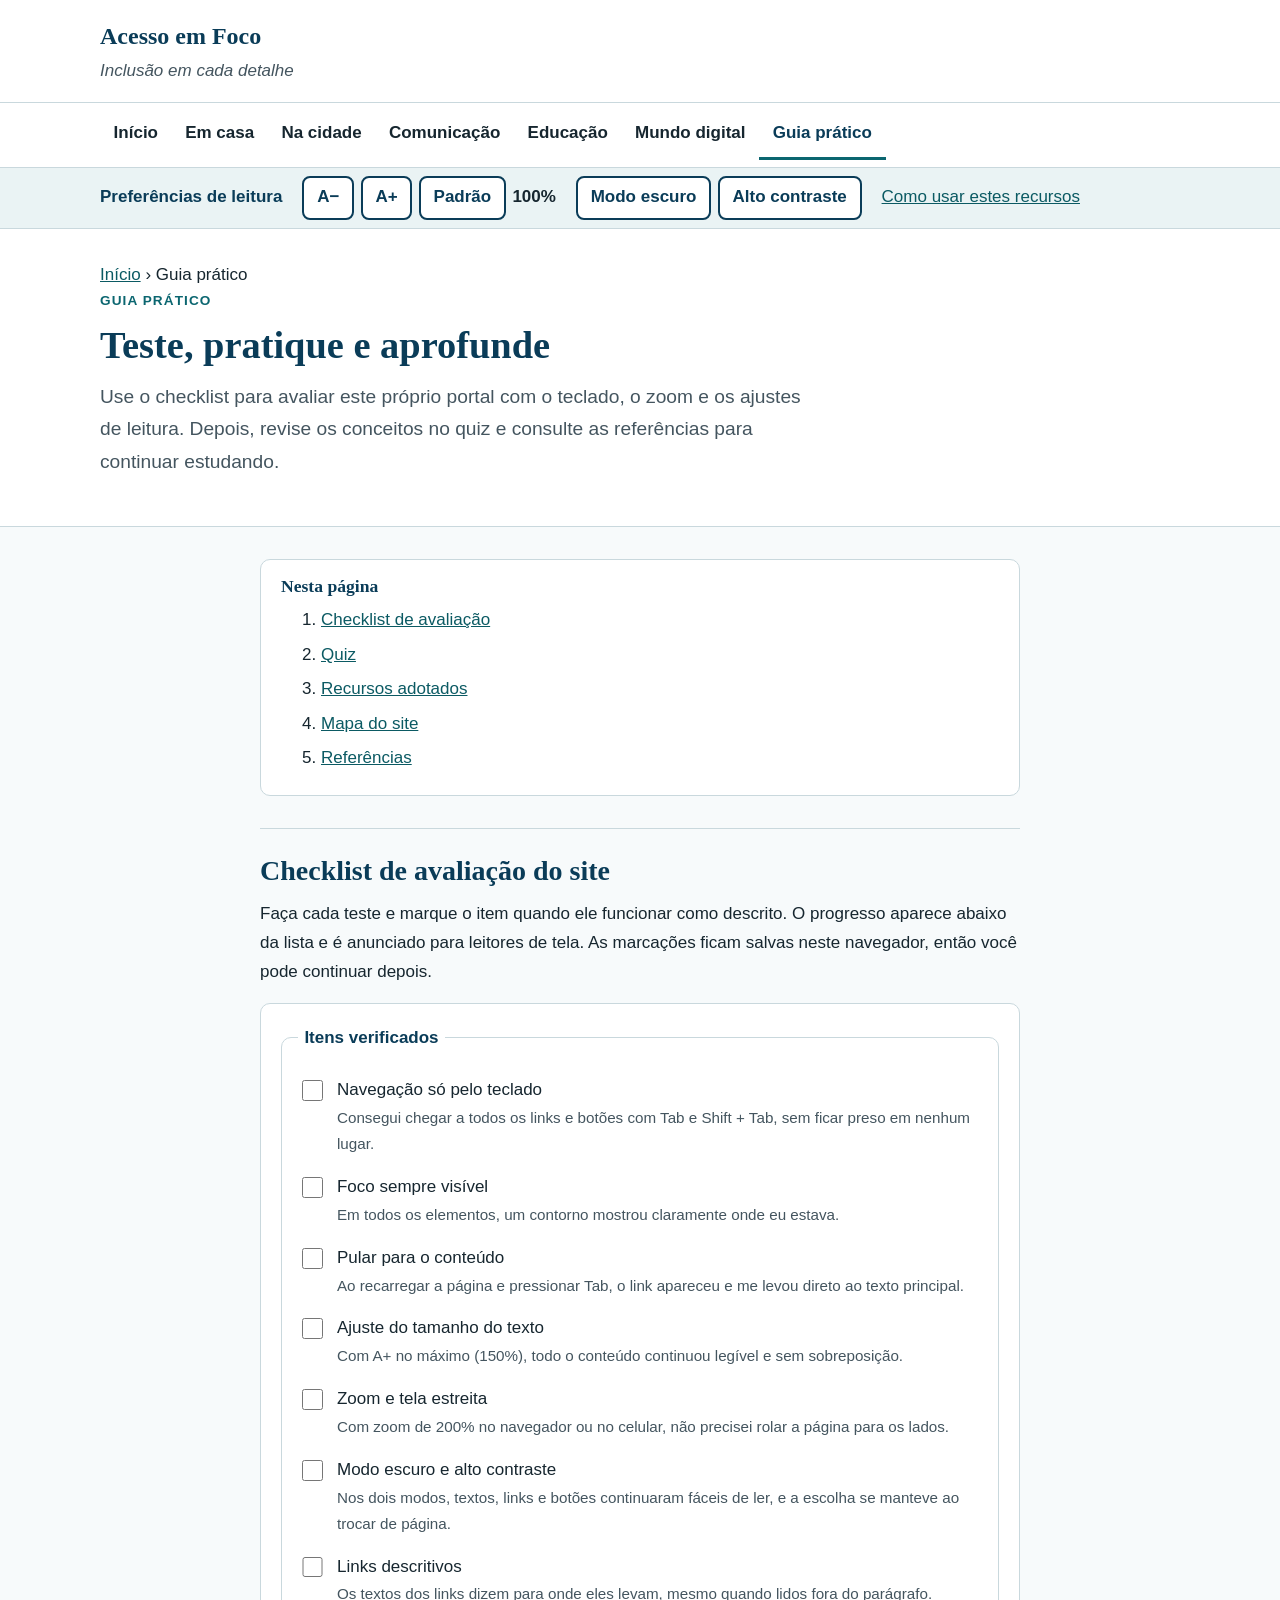
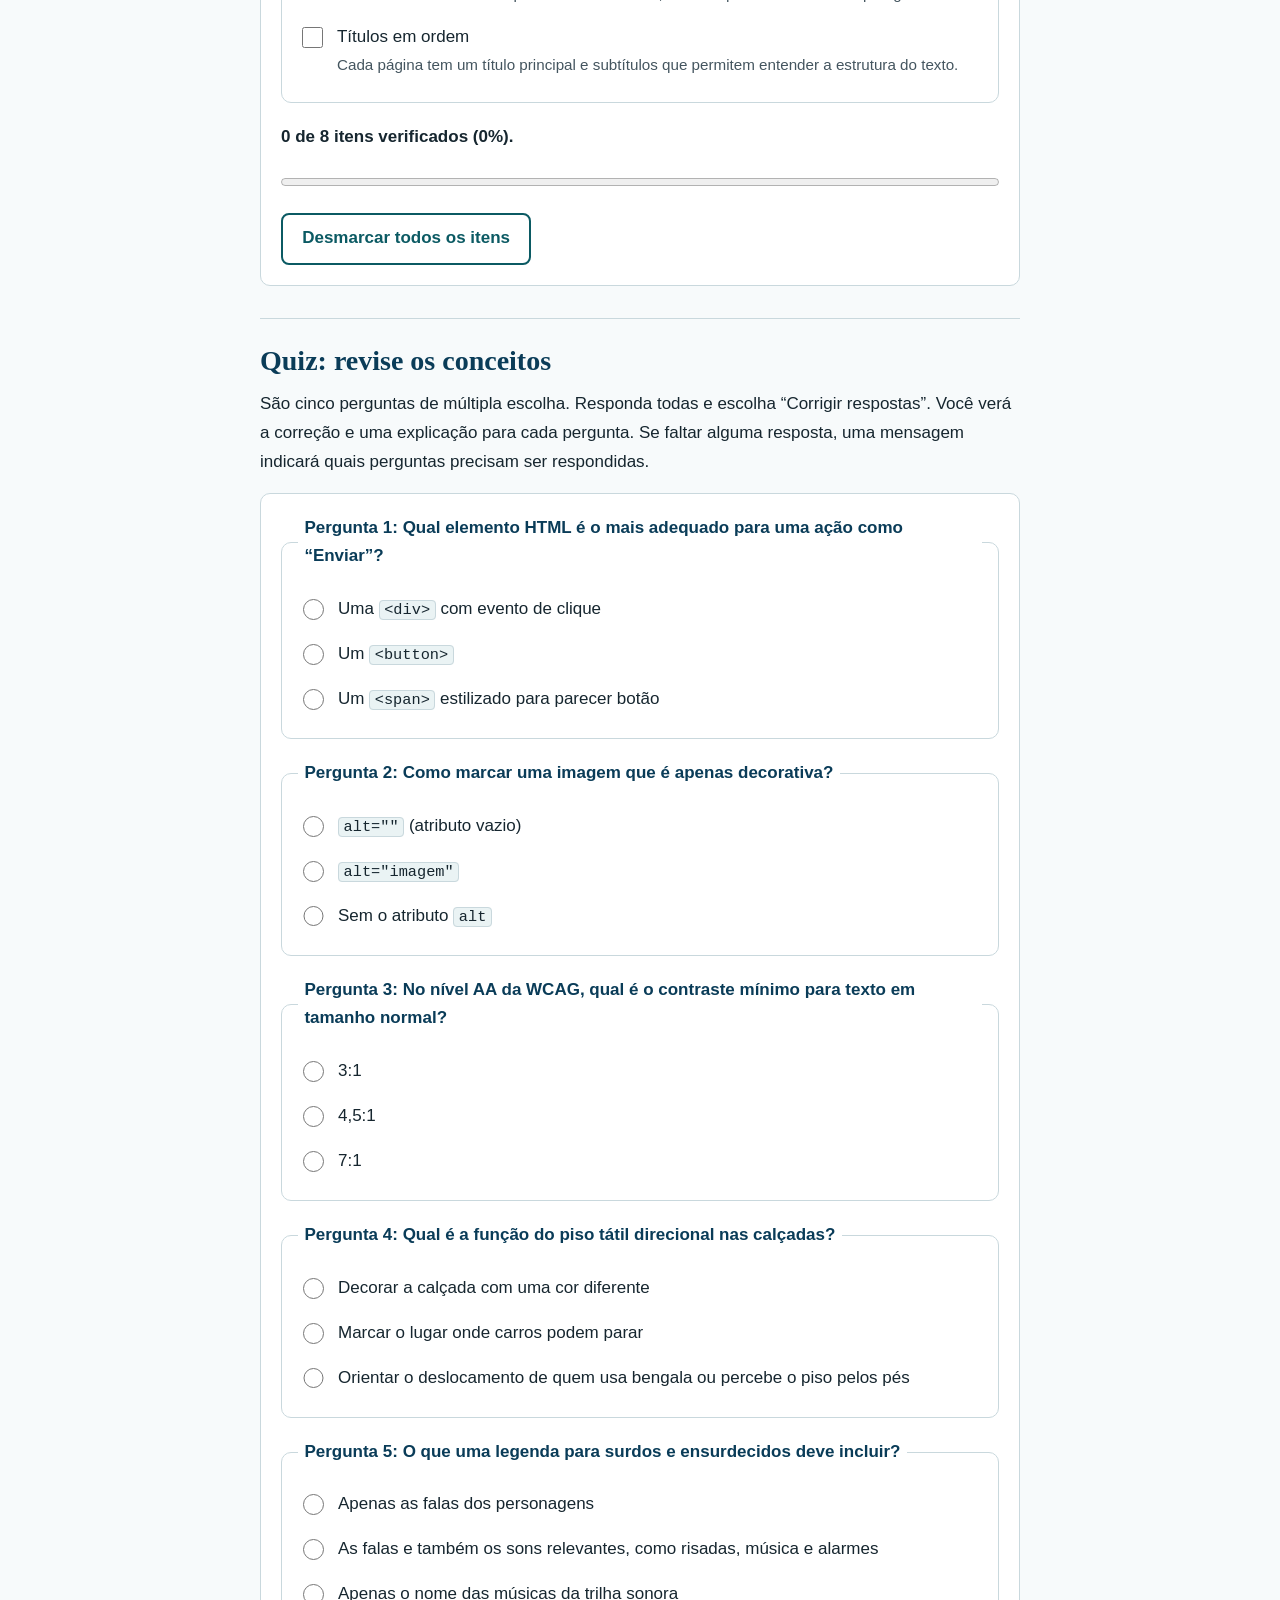
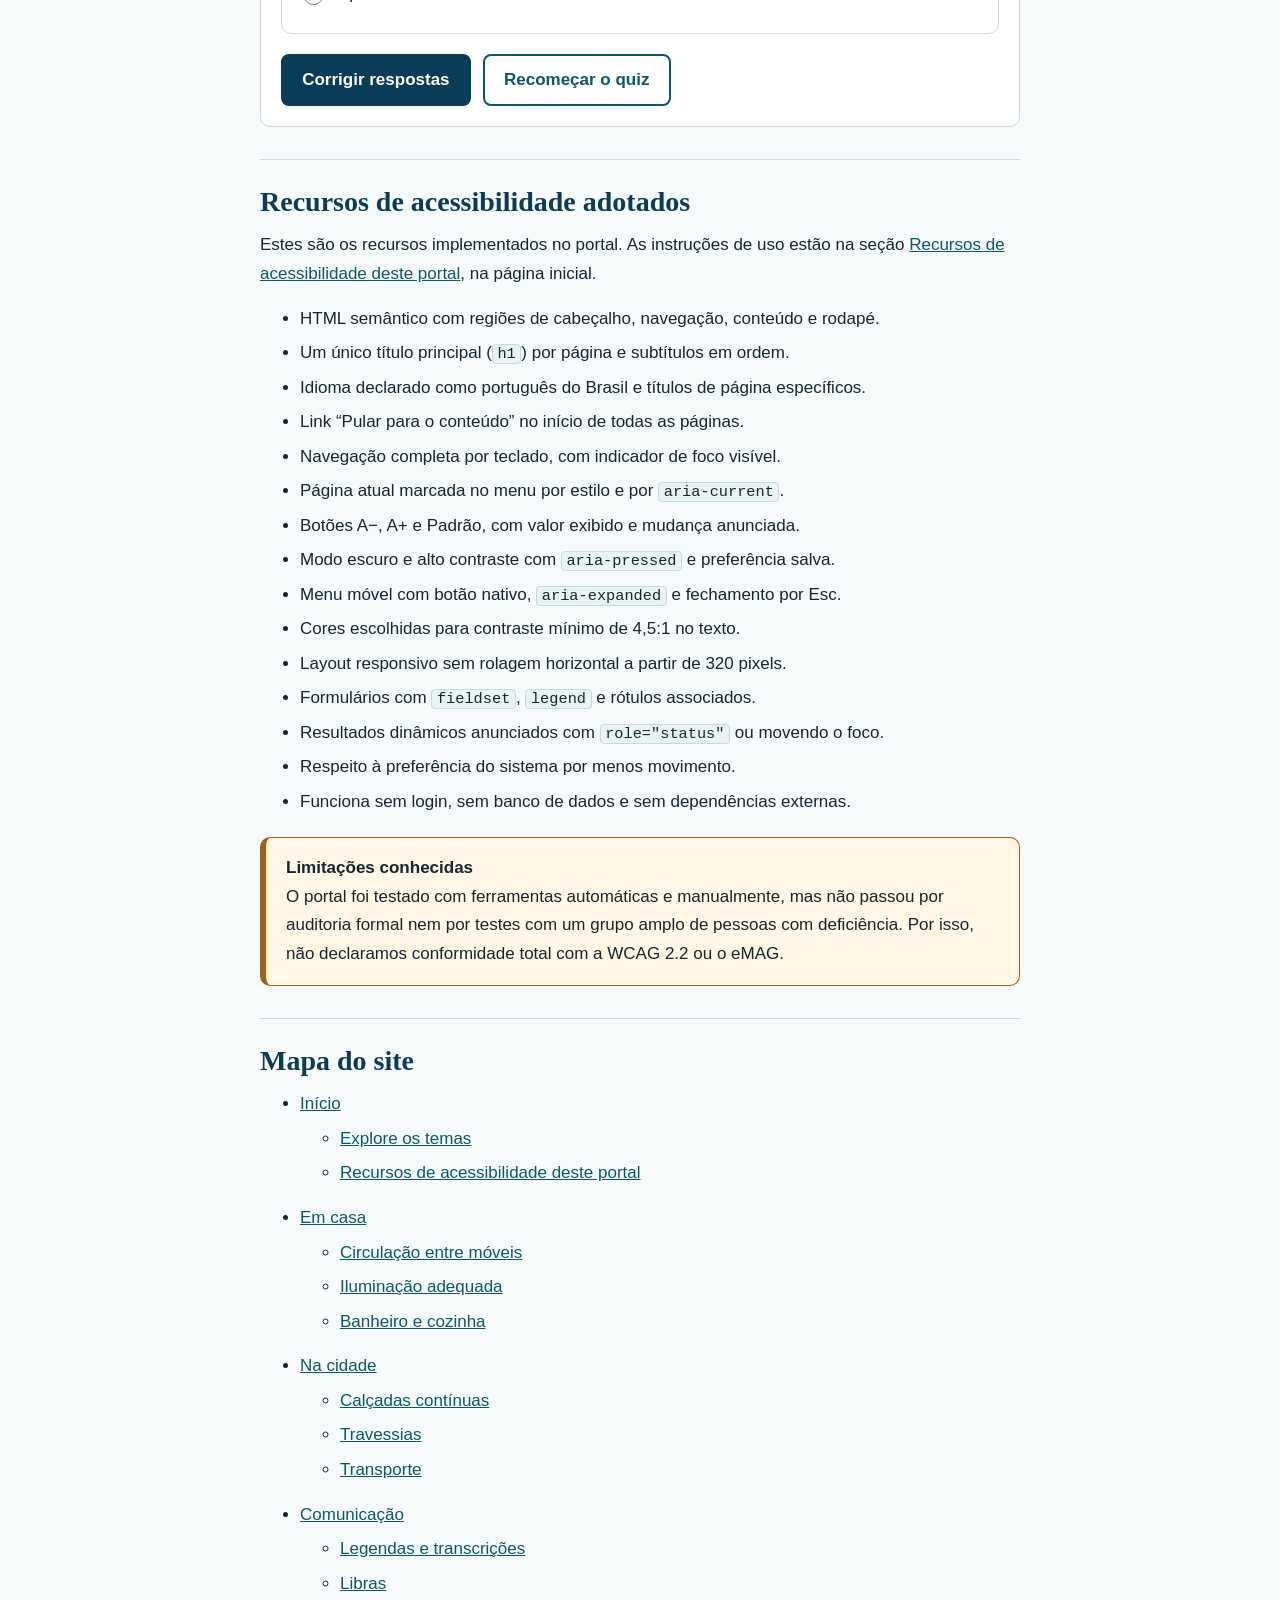
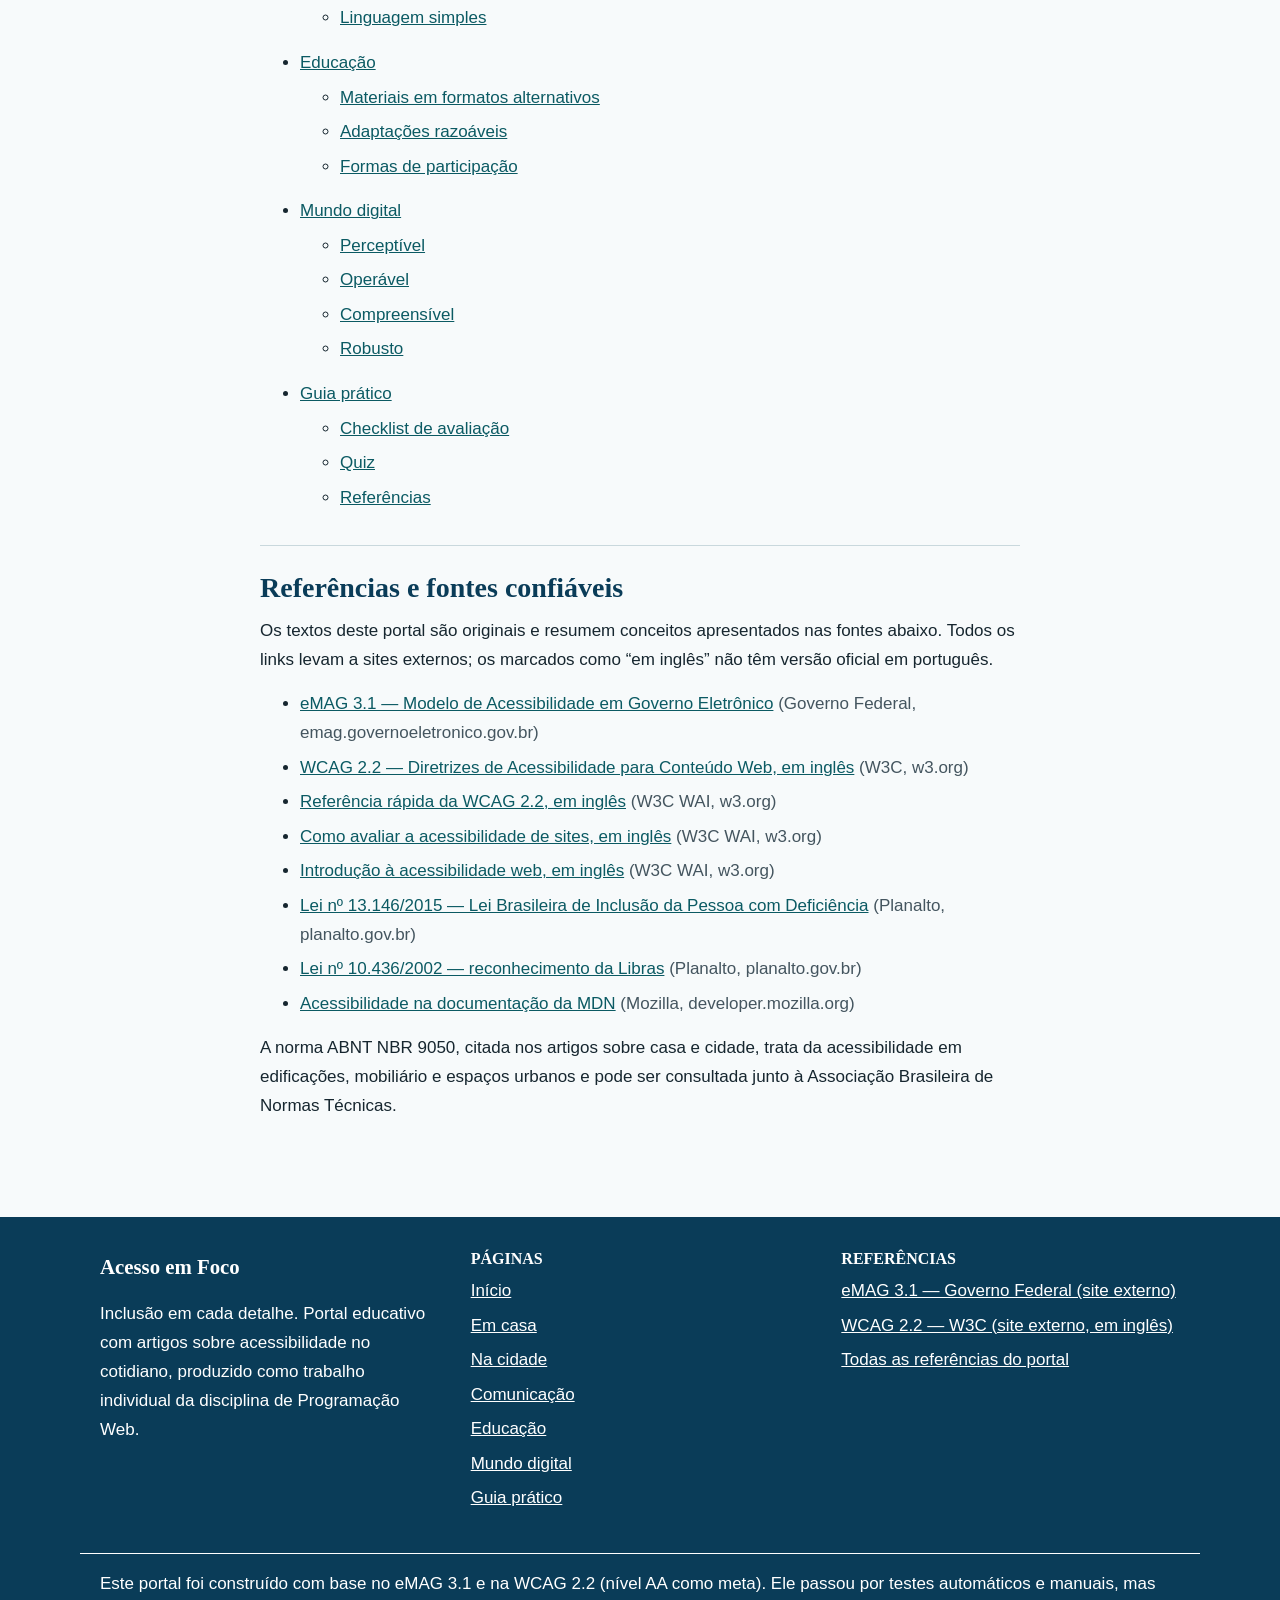
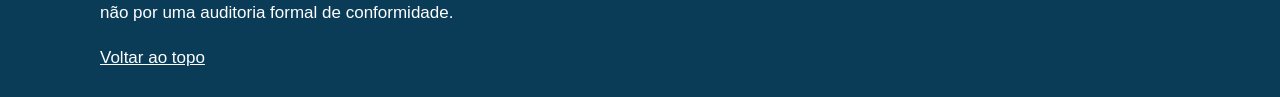
<file: guia.html>
<!DOCTYPE html>
<html lang="pt-BR">
<head>
  <meta charset="UTF-8">
  <meta name="viewport" content="width=device-width, initial-scale=1">
  <title>Guia prático: checklist, quiz e referências — Acesso em Foco</title>
  <meta name="description" content="Checklist para avaliar a acessibilidade do portal, quiz com correção, recursos adotados, mapa do site e referências confiáveis.">
  <!-- O site não tem ícone; isto evita que o navegador procure um favicon.ico -->
  <link rel="icon" href="data:,">
  <link rel="stylesheet" href="assets/styles.css">
  <script src="assets/app.js" defer></script>
</head>
<body id="topo">
  <a class="skip-link" href="#conteudo">Pular para o conteúdo</a>

  <header class="site-header">
    <div class="container header-topo">
      <a class="marca" href="index.html">
        <span class="marca-nome">Acesso em Foco</span>
        <span class="marca-slogan">Inclusão em cada detalhe</span>
      </a>
      <button type="button" class="menu-botao" aria-expanded="false" aria-controls="menu-principal" hidden>Menu</button>
    </div>

    <nav class="menu-principal" id="menu-principal" aria-label="Principal">
      <div class="container">
        <ul class="menu">
          <li><a href="index.html">Início</a></li>
          <li><a href="casa.html">Em casa</a></li>
          <li><a href="cidade.html">Na cidade</a></li>
          <li><a href="comunicacao.html">Comunicação</a></li>
          <li><a href="educacao.html">Educação</a></li>
          <li><a href="digital.html">Mundo digital</a></li>
          <li><a href="guia.html" aria-current="page">Guia prático</a></li>
        </ul>
      </div>
    </nav>

    <div class="preferencias" id="preferencias" hidden>
      <div class="container preferencias-conteudo" role="group" aria-labelledby="preferencias-titulo">
        <span class="preferencias-titulo" id="preferencias-titulo">Preferências de leitura</span>
        <div class="grupo-controles" role="group" aria-label="Tamanho do texto">
          <button type="button" class="controle" data-fonte="diminuir">A−<span class="sr-only"> (diminuir texto)</span></button>
          <button type="button" class="controle" data-fonte="aumentar">A+<span class="sr-only"> (aumentar texto)</span></button>
          <button type="button" class="controle" data-fonte="padrao">Padrão<span class="sr-only"> (tamanho original do texto)</span></button>
          <span class="valor-fonte"><span class="sr-only">Tamanho atual: </span><span id="valor-fonte">100%</span></span>
        </div>
        <div class="grupo-controles" role="group" aria-label="Cores">
          <button type="button" class="controle" id="botao-escuro" aria-pressed="false">Modo escuro</button>
          <button type="button" class="controle" id="botao-contraste" aria-pressed="false">Alto contraste</button>
        </div>
        <a class="preferencias-ajuda" href="index.html#recursos">Como usar estes recursos</a>
      </div>
    </div>
  </header>

  <p id="anuncios" class="sr-only" role="status" aria-live="polite"></p>

  <main id="conteudo" tabindex="-1">
    <section class="hero" aria-labelledby="titulo-pagina">
      <div class="container">
        <nav class="trilha" aria-label="Você está em">
          <ol>
            <li><a href="index.html">Início</a></li>
            <li><span aria-current="page">Guia prático</span></li>
          </ol>
        </nav>
        <p class="sobretitulo">Guia prático</p>
        <h1 id="titulo-pagina">Teste, pratique e aprofunde</h1>
        <p class="lead">Use o checklist para avaliar este próprio portal com o teclado, o zoom e os ajustes de leitura. Depois, revise os conceitos no quiz e consulte as referências para continuar estudando.</p>
      </div>
    </section>

    <div class="container artigo-layout">
      <nav class="sumario" aria-labelledby="sumario-titulo">
        <h2 id="sumario-titulo">Nesta página</h2>
        <ol>
          <li><a href="#checklist-secao">Checklist de avaliação</a></li>
          <li><a href="#quiz-secao">Quiz</a></li>
          <li><a href="#recursos-adotados">Recursos adotados</a></li>
          <li><a href="#mapa">Mapa do site</a></li>
          <li><a href="#referencias">Referências</a></li>
        </ol>
      </nav>

      <div class="artigo">
        <section id="checklist-secao" aria-labelledby="titulo-checklist">
          <h2 id="titulo-checklist">Checklist de avaliação do site</h2>
          <p>Faça cada teste e marque o item quando ele funcionar como descrito. O progresso aparece abaixo da lista e é anunciado para leitores de tela. As marcações ficam salvas neste navegador, então você pode continuar depois.</p>

          <form class="painel" id="checklist" aria-labelledby="titulo-checklist">
            <fieldset>
              <legend>Itens verificados</legend>
              <div class="opcao">
                <input type="checkbox" id="c1" name="checklist" value="c1">
                <label for="c1">Navegação só pelo teclado
                  <span class="opcao-dica">Consegui chegar a todos os links e botões com Tab e Shift + Tab, sem ficar preso em nenhum lugar.</span></label>
              </div>
              <div class="opcao">
                <input type="checkbox" id="c2" name="checklist" value="c2">
                <label for="c2">Foco sempre visível
                  <span class="opcao-dica">Em todos os elementos, um contorno mostrou claramente onde eu estava.</span></label>
              </div>
              <div class="opcao">
                <input type="checkbox" id="c3" name="checklist" value="c3">
                <label for="c3">Pular para o conteúdo
                  <span class="opcao-dica">Ao recarregar a página e pressionar Tab, o link apareceu e me levou direto ao texto principal.</span></label>
              </div>
              <div class="opcao">
                <input type="checkbox" id="c4" name="checklist" value="c4">
                <label for="c4">Ajuste do tamanho do texto
                  <span class="opcao-dica">Com A+ no máximo (150%), todo o conteúdo continuou legível e sem sobreposição.</span></label>
              </div>
              <div class="opcao">
                <input type="checkbox" id="c5" name="checklist" value="c5">
                <label for="c5">Zoom e tela estreita
                  <span class="opcao-dica">Com zoom de 200% no navegador ou no celular, não precisei rolar a página para os lados.</span></label>
              </div>
              <div class="opcao">
                <input type="checkbox" id="c6" name="checklist" value="c6">
                <label for="c6">Modo escuro e alto contraste
                  <span class="opcao-dica">Nos dois modos, textos, links e botões continuaram fáceis de ler, e a escolha se manteve ao trocar de página.</span></label>
              </div>
              <div class="opcao">
                <input type="checkbox" id="c7" name="checklist" value="c7">
                <label for="c7">Links descritivos
                  <span class="opcao-dica">Os textos dos links dizem para onde eles levam, mesmo quando lidos fora do parágrafo.</span></label>
              </div>
              <div class="opcao">
                <input type="checkbox" id="c8" name="checklist" value="c8">
                <label for="c8">Títulos em ordem
                  <span class="opcao-dica">Cada página tem um título principal e subtítulos que permitem entender a estrutura do texto.</span></label>
              </div>
            </fieldset>

            <div class="progresso">
              <p class="progresso-texto" id="checklist-status" role="status">0 de 8 itens verificados (0%).</p>
              <progress id="checklist-barra" max="8" value="0" aria-label="Progresso do checklist">0 de 8</progress>
            </div>

            <div class="botoes-linha">
              <button type="reset" class="botao botao--secundario">Desmarcar todos os itens</button>
            </div>
          </form>
        </section>

        <section id="quiz-secao" aria-labelledby="titulo-quiz">
          <h2 id="titulo-quiz">Quiz: revise os conceitos</h2>
          <p>São cinco perguntas de múltipla escolha. Responda todas e escolha “Corrigir respostas”. Você verá a correção e uma explicação para cada pergunta. Se faltar alguma resposta, uma mensagem indicará quais perguntas precisam ser respondidas.</p>

          <form class="painel" id="quiz" aria-labelledby="titulo-quiz" novalidate>
            <div id="quiz-resultado" class="mensagem" tabindex="-1"></div>

            <fieldset id="q1-grupo">
              <legend>Pergunta 1: Qual elemento HTML é o mais adequado para uma ação como “Enviar”?</legend>
              <p class="erro-campo" id="q1-erro" hidden>Escolha uma alternativa para a pergunta 1.</p>
              <div class="opcao"><input type="radio" id="q1-a" name="q1" value="a"><label for="q1-a">Uma <code>&lt;div&gt;</code> com evento de clique</label></div>
              <div class="opcao"><input type="radio" id="q1-b" name="q1" value="b"><label for="q1-b">Um <code>&lt;button&gt;</code></label></div>
              <div class="opcao"><input type="radio" id="q1-c" name="q1" value="c"><label for="q1-c">Um <code>&lt;span&gt;</code> estilizado para parecer botão</label></div>
              <div class="feedback" id="q1-retorno" hidden></div>
            </fieldset>

            <fieldset id="q2-grupo">
              <legend>Pergunta 2: Como marcar uma imagem que é apenas decorativa?</legend>
              <p class="erro-campo" id="q2-erro" hidden>Escolha uma alternativa para a pergunta 2.</p>
              <div class="opcao"><input type="radio" id="q2-a" name="q2" value="a"><label for="q2-a"><code>alt=""</code> (atributo vazio)</label></div>
              <div class="opcao"><input type="radio" id="q2-b" name="q2" value="b"><label for="q2-b"><code>alt="imagem"</code></label></div>
              <div class="opcao"><input type="radio" id="q2-c" name="q2" value="c"><label for="q2-c">Sem o atributo <code>alt</code></label></div>
              <div class="feedback" id="q2-retorno" hidden></div>
            </fieldset>

            <fieldset id="q3-grupo">
              <legend>Pergunta 3: No nível AA da WCAG, qual é o contraste mínimo para texto em tamanho normal?</legend>
              <p class="erro-campo" id="q3-erro" hidden>Escolha uma alternativa para a pergunta 3.</p>
              <div class="opcao"><input type="radio" id="q3-a" name="q3" value="a"><label for="q3-a">3:1</label></div>
              <div class="opcao"><input type="radio" id="q3-b" name="q3" value="b"><label for="q3-b">4,5:1</label></div>
              <div class="opcao"><input type="radio" id="q3-c" name="q3" value="c"><label for="q3-c">7:1</label></div>
              <div class="feedback" id="q3-retorno" hidden></div>
            </fieldset>

            <fieldset id="q4-grupo">
              <legend>Pergunta 4: Qual é a função do piso tátil direcional nas calçadas?</legend>
              <p class="erro-campo" id="q4-erro" hidden>Escolha uma alternativa para a pergunta 4.</p>
              <div class="opcao"><input type="radio" id="q4-a" name="q4" value="a"><label for="q4-a">Decorar a calçada com uma cor diferente</label></div>
              <div class="opcao"><input type="radio" id="q4-b" name="q4" value="b"><label for="q4-b">Marcar o lugar onde carros podem parar</label></div>
              <div class="opcao"><input type="radio" id="q4-c" name="q4" value="c"><label for="q4-c">Orientar o deslocamento de quem usa bengala ou percebe o piso pelos pés</label></div>
              <div class="feedback" id="q4-retorno" hidden></div>
            </fieldset>

            <fieldset id="q5-grupo">
              <legend>Pergunta 5: O que uma legenda para surdos e ensurdecidos deve incluir?</legend>
              <p class="erro-campo" id="q5-erro" hidden>Escolha uma alternativa para a pergunta 5.</p>
              <div class="opcao"><input type="radio" id="q5-a" name="q5" value="a"><label for="q5-a">Apenas as falas dos personagens</label></div>
              <div class="opcao"><input type="radio" id="q5-b" name="q5" value="b"><label for="q5-b">As falas e também os sons relevantes, como risadas, música e alarmes</label></div>
              <div class="opcao"><input type="radio" id="q5-c" name="q5" value="c"><label for="q5-c">Apenas o nome das músicas da trilha sonora</label></div>
              <div class="feedback" id="q5-retorno" hidden></div>
            </fieldset>

            <div class="botoes-linha">
              <button type="submit" class="botao">Corrigir respostas</button>
              <button type="reset" class="botao botao--secundario">Recomeçar o quiz</button>
            </div>
          </form>
        </section>

        <section id="recursos-adotados" aria-labelledby="titulo-recursos-adotados">
          <h2 id="titulo-recursos-adotados">Recursos de acessibilidade adotados</h2>
          <p>Estes são os recursos implementados no portal. As instruções de uso estão na seção <a href="index.html#recursos">Recursos de acessibilidade deste portal</a>, na página inicial.</p>
          <ul class="lista-dupla">
            <li>HTML semântico com regiões de cabeçalho, navegação, conteúdo e rodapé.</li>
            <li>Um único título principal (<code>h1</code>) por página e subtítulos em ordem.</li>
            <li>Idioma declarado como português do Brasil e títulos de página específicos.</li>
            <li>Link “Pular para o conteúdo” no início de todas as páginas.</li>
            <li>Navegação completa por teclado, com indicador de foco visível.</li>
            <li>Página atual marcada no menu por estilo e por <code>aria-current</code>.</li>
            <li>Botões A−, A+ e Padrão, com valor exibido e mudança anunciada.</li>
            <li>Modo escuro e alto contraste com <code>aria-pressed</code> e preferência salva.</li>
            <li>Menu móvel com botão nativo, <code>aria-expanded</code> e fechamento por Esc.</li>
            <li>Cores escolhidas para contraste mínimo de 4,5:1 no texto.</li>
            <li>Layout responsivo sem rolagem horizontal a partir de 320 pixels.</li>
            <li>Formulários com <code>fieldset</code>, <code>legend</code> e rótulos associados.</li>
            <li>Resultados dinâmicos anunciados com <code>role="status"</code> ou movendo o foco.</li>
            <li>Respeito à preferência do sistema por menos movimento.</li>
            <li>Funciona sem login, sem banco de dados e sem dependências externas.</li>
          </ul>
          <div class="nota">
            <span class="nota-titulo">Limitações conhecidas</span>
            <p>O portal foi testado com ferramentas automáticas e manualmente, mas não passou por auditoria formal nem por testes com um grupo amplo de pessoas com deficiência. Por isso, não declaramos conformidade total com a WCAG 2.2 ou o eMAG.</p>
          </div>
        </section>

        <section id="mapa" class="mapa-site" aria-labelledby="titulo-mapa">
          <h2 id="titulo-mapa">Mapa do site</h2>
          <ul>
            <li><a href="index.html">Início</a>
              <ul>
                <li><a href="index.html#temas">Explore os temas</a></li>
                <li><a href="index.html#recursos">Recursos de acessibilidade deste portal</a></li>
              </ul>
            </li>
            <li><a href="casa.html">Em casa</a>
              <ul>
                <li><a href="casa.html#circulacao">Circulação entre móveis</a></li>
                <li><a href="casa.html#iluminacao">Iluminação adequada</a></li>
                <li><a href="casa.html#banheiro-cozinha">Banheiro e cozinha</a></li>
              </ul>
            </li>
            <li><a href="cidade.html">Na cidade</a>
              <ul>
                <li><a href="cidade.html#calcadas">Calçadas contínuas</a></li>
                <li><a href="cidade.html#travessias">Travessias</a></li>
                <li><a href="cidade.html#transporte">Transporte</a></li>
              </ul>
            </li>
            <li><a href="comunicacao.html">Comunicação</a>
              <ul>
                <li><a href="comunicacao.html#legendas">Legendas e transcrições</a></li>
                <li><a href="comunicacao.html#libras">Libras</a></li>
                <li><a href="comunicacao.html#linguagem">Linguagem simples</a></li>
              </ul>
            </li>
            <li><a href="educacao.html">Educação</a>
              <ul>
                <li><a href="educacao.html#materiais">Materiais em formatos alternativos</a></li>
                <li><a href="educacao.html#adaptacoes">Adaptações razoáveis</a></li>
                <li><a href="educacao.html#participacao">Formas de participação</a></li>
              </ul>
            </li>
            <li><a href="digital.html">Mundo digital</a>
              <ul>
                <li><a href="digital.html#perceptivel">Perceptível</a></li>
                <li><a href="digital.html#operavel">Operável</a></li>
                <li><a href="digital.html#compreensivel">Compreensível</a></li>
                <li><a href="digital.html#robusto">Robusto</a></li>
              </ul>
            </li>
            <li><a href="guia.html">Guia prático</a>
              <ul>
                <li><a href="#checklist-secao">Checklist de avaliação</a></li>
                <li><a href="#quiz-secao">Quiz</a></li>
                <li><a href="#referencias">Referências</a></li>
              </ul>
            </li>
          </ul>
        </section>

        <section id="referencias" class="referencias" aria-labelledby="titulo-referencias">
          <h2 id="titulo-referencias">Referências e fontes confiáveis</h2>
          <p>Os textos deste portal são originais e resumem conceitos apresentados nas fontes abaixo. Todos os links levam a sites externos; os marcados como “em inglês” não têm versão oficial em português.</p>
          <ul>
            <li><a href="https://emag.governoeletronico.gov.br/">eMAG 3.1 — Modelo de Acessibilidade em Governo Eletrônico</a> <span class="dominio">(Governo Federal, emag.governoeletronico.gov.br)</span></li>
            <li><a href="https://www.w3.org/TR/WCAG22/">WCAG 2.2 — Diretrizes de Acessibilidade para Conteúdo Web, em inglês</a> <span class="dominio">(W3C, w3.org)</span></li>
            <li><a href="https://www.w3.org/WAI/WCAG22/quickref/">Referência rápida da WCAG 2.2, em inglês</a> <span class="dominio">(W3C WAI, w3.org)</span></li>
            <li><a href="https://www.w3.org/WAI/test-evaluate/">Como avaliar a acessibilidade de sites, em inglês</a> <span class="dominio">(W3C WAI, w3.org)</span></li>
            <li><a href="https://www.w3.org/WAI/fundamentals/accessibility-intro/">Introdução à acessibilidade web, em inglês</a> <span class="dominio">(W3C WAI, w3.org)</span></li>
            <li><a href="https://www.planalto.gov.br/ccivil_03/_ato2015-2018/2015/lei/l13146.htm">Lei nº 13.146/2015 — Lei Brasileira de Inclusão da Pessoa com Deficiência</a> <span class="dominio">(Planalto, planalto.gov.br)</span></li>
            <li><a href="https://www.planalto.gov.br/ccivil_03/leis/2002/l10436.htm">Lei nº 10.436/2002 — reconhecimento da Libras</a> <span class="dominio">(Planalto, planalto.gov.br)</span></li>
            <li><a href="https://developer.mozilla.org/pt-BR/docs/Web/Accessibility">Acessibilidade na documentação da MDN</a> <span class="dominio">(Mozilla, developer.mozilla.org)</span></li>
          </ul>
          <p>A norma ABNT NBR 9050, citada nos artigos sobre casa e cidade, trata da acessibilidade em edificações, mobiliário e espaços urbanos e pode ser consultada junto à Associação Brasileira de Normas Técnicas.</p>
        </section>
      </div>
    </div>
  </main>

  <footer class="site-footer">
    <div class="container rodape-grade">
      <div>
        <p class="rodape-marca">Acesso em Foco</p>
        <p>Inclusão em cada detalhe. Portal educativo com artigos sobre acessibilidade no cotidiano, produzido como trabalho individual da disciplina de Programação Web.</p>
      </div>
      <nav aria-label="Rodapé">
        <h2 class="rodape-titulo">Páginas</h2>
        <ul>
          <li><a href="index.html">Início</a></li>
          <li><a href="casa.html">Em casa</a></li>
          <li><a href="cidade.html">Na cidade</a></li>
          <li><a href="comunicacao.html">Comunicação</a></li>
          <li><a href="educacao.html">Educação</a></li>
          <li><a href="digital.html">Mundo digital</a></li>
          <li><a href="guia.html" aria-current="page">Guia prático</a></li>
        </ul>
      </nav>
      <div>
        <h2 class="rodape-titulo">Referências</h2>
        <ul>
          <li><a href="https://emag.governoeletronico.gov.br/">eMAG 3.1 — Governo Federal (site externo)</a></li>
          <li><a href="https://www.w3.org/TR/WCAG22/">WCAG 2.2 — W3C (site externo, em inglês)</a></li>
          <li><a href="guia.html#referencias">Todas as referências do portal</a></li>
        </ul>
      </div>
    </div>
    <div class="container rodape-base">
      <p>Este portal foi construído com base no eMAG 3.1 e na WCAG 2.2 (nível AA como meta). Ele passou por testes automáticos e manuais, mas não por uma auditoria formal de conformidade.</p>
      <a href="#topo">Voltar ao topo</a>
    </div>
  </footer>
</body>
</html>
</file>
<file: assets/styles.css>
/* ==========================================================
   Acesso em Foco - folha de estilos
   1. Cores (variáveis) e temas
   2. Estilos gerais
   3. Foco e link "Pular para o conteúdo"
   4. Cabeçalho, menu e preferências de leitura
   5. Conteúdo das páginas
   6. Checklist e quiz
   7. Rodapé
   8. Telas pequenas e preferências do sistema
   ========================================================== */

/* 1. Cores -------------------------------------------------- */
/* Todas as cores ficam em variáveis. Os temas só trocam os valores. */
:root {
  --fundo: #f7fafb;
  --caixa: #ffffff;
  --caixa-clara: #eaf3f4;
  --texto: #16262f;
  --texto-suave: #44555f;
  --titulo: #0a3c58;
  --destaque: #0b6670;
  --link: #0b5a63;
  --borda: #c9d8dd;
  --aviso-fundo: #fff6e5;
  --aviso-borda: #a0610f;
  --certo: #1d6b34;
  --certo-fundo: #e8f5ec;
  --erro: #a32020;
  --erro-fundo: #fdecec;
  --foco: #b4410c;
  --botao: #0a3c58;
  --botao-texto: #ffffff;
  --rodape: #0a3c58;
}

/* Modo escuro: ativado pelo botão "Modo escuro" */
html[data-theme="dark"] {
  --fundo: #0e1a21;
  --caixa: #15252e;
  --caixa-clara: #1b313b;
  --texto: #e8f0f3;
  --texto-suave: #b8c8cf;
  --titulo: #9fd6e6;
  --destaque: #7fd0d8;
  --link: #8fdbe3;
  --borda: #35505c;
  --aviso-fundo: #2a2416;
  --aviso-borda: #e3b45c;
  --certo: #8fe0a6;
  --certo-fundo: #163325;
  --erro: #ffb0b0;
  --erro-fundo: #3a1a1a;
  --foco: #ffb86b;
  --botao: #9fd6e6;
  --botao-texto: #0e1a21;
  --rodape: #08141a;
}

/* Alto contraste: vem depois do modo escuro, então tem prioridade */
html[data-contrast="high"] {
  --fundo: #000000;
  --caixa: #000000;
  --caixa-clara: #000000;
  --texto: #ffffff;
  --texto-suave: #ffffff;
  --titulo: #ffffff;
  --destaque: #ffff00;
  --link: #ffff00;
  --borda: #ffffff;
  --aviso-fundo: #000000;
  --aviso-borda: #ffff00;
  --certo: #7dff9a;
  --certo-fundo: #000000;
  --erro: #ff9e9e;
  --erro-fundo: #000000;
  --foco: #00ffff;
  --botao: #ffff00;
  --botao-texto: #000000;
  --rodape: #000000;
}

/* 2. Estilos gerais ----------------------------------------- */
* {
  box-sizing: border-box;
}

html {
  font-size: 100%; /* o JavaScript muda este valor com A-, A+ e Padrão */
}

body {
  margin: 0;
  background-color: var(--fundo);
  color: var(--texto);
  font-family: "Segoe UI", Roboto, Arial, sans-serif;
  font-size: 1.0625rem;
  line-height: 1.7;
  overflow-wrap: break-word;
}

h1, h2, h3 {
  color: var(--titulo);
  line-height: 1.25;
  margin: 2rem 0 0.75rem;
}

h1 {
  font-family: Georgia, "Times New Roman", serif;
  font-size: 2.4rem;
  margin-top: 0.5rem;
}

h2 {
  font-family: Georgia, "Times New Roman", serif;
  font-size: 1.75rem;
}

h3 {
  font-size: 1.25rem;
}

p, ul, ol {
  margin: 0 0 1rem;
}

li {
  margin-bottom: 0.35rem;
}

a {
  color: var(--link);
}

a:hover {
  text-decoration-thickness: 3px;
}

code, kbd {
  font-family: Consolas, "Courier New", monospace;
  font-size: 0.9em;
  background-color: var(--caixa-clara);
  border: 1px solid var(--borda);
  border-radius: 4px;
  padding: 0 0.3em;
}

pre {
  background-color: var(--caixa-clara);
  border: 1px solid var(--borda);
  border-radius: 8px;
  padding: 1rem;
  white-space: pre-wrap; /* quebra a linha em vez de criar rolagem lateral */
}

pre code {
  border: none;
  padding: 0;
}

.container {
  max-width: 70rem;
  margin: 0 auto;
  padding: 0 1.25rem;
}

/* Texto visível só para leitores de tela */
.sr-only {
  position: absolute;
  width: 1px;
  height: 1px;
  overflow: hidden;
  clip: rect(0, 0, 0, 0);
  white-space: nowrap;
}

/* 3. Foco --------------------------------------------------- */
/* Contorno grosso em qualquer elemento que recebe foco pelo teclado */
:focus-visible {
  outline: 3px solid var(--foco);
  outline-offset: 3px;
}

/* O <main> recebe foco pelo "Pular para o conteúdo", mas não é um controle */
main:focus {
  outline: none;
}

/* Fica escondido acima da tela e aparece quando recebe foco */
.skip-link {
  position: absolute;
  top: -10rem;
  left: 1rem;
  background-color: var(--botao);
  color: var(--botao-texto);
  padding: 0.75rem 1.25rem;
  font-weight: bold;
}

.skip-link:focus {
  top: 0;
}

/* Botões */
.botao {
  display: inline-block;
  padding: 0.6rem 1.2rem;
  border: 2px solid var(--botao);
  border-radius: 8px;
  background-color: var(--botao);
  color: var(--botao-texto);
  font: inherit;
  font-weight: bold;
  text-decoration: none;
  cursor: pointer;
}

.botao:hover {
  text-decoration: underline;
}

.botao--secundario {
  background-color: transparent;
  color: var(--link);
  border-color: var(--link);
}

/* 4. Cabeçalho ---------------------------------------------- */
.site-header {
  background-color: var(--caixa);
  border-bottom: 1px solid var(--borda);
}

.header-topo {
  display: flex;
  flex-wrap: wrap;
  align-items: center;
  justify-content: space-between;
  gap: 1rem;
  padding-top: 1rem;
  padding-bottom: 1rem;
}

.marca {
  color: var(--titulo);
  text-decoration: none;
}

.marca-nome {
  display: block;
  font-family: Georgia, "Times New Roman", serif;
  font-size: 1.5rem;
  font-weight: bold;
}

.marca-slogan {
  display: block;
  font-style: italic;
  color: var(--texto-suave);
}

.marca:hover .marca-nome {
  text-decoration: underline;
}

/* O botão Menu só aparece em telas pequenas (ver parte 8) */
.menu-botao {
  display: none;
  padding: 0.5rem 1rem;
  border: 2px solid var(--titulo);
  border-radius: 8px;
  background-color: transparent;
  color: var(--titulo);
  font: inherit;
  font-weight: bold;
  cursor: pointer;
}

.menu-principal {
  border-top: 1px solid var(--borda);
}

.menu {
  display: flex;
  flex-wrap: wrap;
  list-style: none;
  margin: 0;
  padding: 0.4rem 0;
}

.menu li {
  margin: 0;
}

.menu a {
  display: block;
  padding: 0.6rem 0.85rem;
  color: var(--texto);
  font-weight: 600;
  text-decoration: none;
  border-bottom: 3px solid transparent;
}

.menu a:hover {
  text-decoration: underline;
}

/* Página atual: sublinhado grosso e negrito, além da cor */
.menu a[aria-current="page"] {
  color: var(--titulo);
  font-weight: 800;
  border-bottom-color: var(--destaque);
}

/* Barra de preferências de leitura */
.preferencias {
  background-color: var(--caixa-clara);
  border-top: 1px solid var(--borda);
}

.preferencias-conteudo {
  display: flex;
  flex-wrap: wrap;
  align-items: center;
  gap: 0.5rem 1.25rem;
  padding-top: 0.5rem;
  padding-bottom: 0.5rem;
}

.preferencias-titulo {
  font-weight: bold;
  color: var(--titulo);
}

.grupo-controles {
  display: flex;
  flex-wrap: wrap;
  align-items: center;
  gap: 0.4rem;
}

.controle {
  min-width: 2.75rem;
  min-height: 2.75rem;
  padding: 0.3rem 0.8rem;
  border: 2px solid var(--titulo);
  border-radius: 8px;
  background-color: var(--caixa);
  color: var(--titulo);
  font: inherit;
  font-weight: bold;
  cursor: pointer;
}

/* Botão ligado: cores invertidas e um sinal de ✓ (não depende só da cor) */
.controle[aria-pressed="true"] {
  background-color: var(--botao);
  color: var(--botao-texto);
  border-color: var(--botao);
}

.controle[aria-pressed="true"]::before {
  content: "✓ ";
}

/* Limite de tamanho atingido */
.controle[aria-disabled="true"] {
  opacity: 0.6;
  border-style: dashed;
  cursor: not-allowed;
}

.valor-fonte {
  font-weight: bold;
}

/* 5. Conteúdo ----------------------------------------------- */
main {
  padding-bottom: 3rem;
}

.hero {
  background-color: var(--caixa);
  border-bottom: 1px solid var(--borda);
  padding: 2rem 0;
}

.sobretitulo {
  margin: 0;
  font-size: 0.85rem;
  font-weight: bold;
  text-transform: uppercase;
  letter-spacing: 0.08em;
  color: var(--destaque);
}

.lead {
  font-size: 1.2rem;
  color: var(--texto-suave);
  max-width: 45rem;
}

.acoes {
  display: flex;
  flex-wrap: wrap;
  gap: 0.75rem;
}

/* Trilha "Início › Página" */
.trilha ol {
  list-style: none;
  margin: 0;
  padding: 0;
}

.trilha li {
  display: inline;
}

.trilha li + li::before {
  content: " › ";
}

.secao-intro {
  max-width: 45rem;
}

/* Grade de cartões: as colunas se ajustam sozinhas à largura da tela */
.grade-cartoes {
  display: grid;
  grid-template-columns: repeat(auto-fit, minmax(15rem, 1fr));
  gap: 1.25rem;
  list-style: none;
  padding: 0;
}

.cartao {
  height: 100%;
  background-color: var(--caixa);
  border: 1px solid var(--borda);
  border-radius: 10px;
  padding: 1.25rem;
}

.cartao h3 {
  margin-top: 0;
}

.lista-recursos {
  list-style: none;
  padding: 0;
}

.lista-recursos li {
  background-color: var(--caixa);
  border: 1px solid var(--borda);
  border-left: 5px solid var(--destaque);
  border-radius: 10px;
  padding: 1rem;
  margin-bottom: 0.75rem;
}

.lista-recursos strong {
  display: block;
  color: var(--titulo);
}

.faixa-convite {
  margin-top: 3rem;
  background-color: var(--caixa-clara);
  border: 2px solid var(--destaque);
  border-radius: 10px;
  padding: 1.5rem;
}

.faixa-convite h2 {
  margin-top: 0;
}

/* Artigos: uma coluna com largura confortável para leitura */
.artigo-layout {
  max-width: 50rem;
  padding-top: 2rem;
}

.sumario {
  background-color: var(--caixa);
  border: 1px solid var(--borda);
  border-radius: 10px;
  padding: 1rem 1.25rem;
}

.sumario h2 {
  font-size: 1.1rem;
  margin: 0 0 0.5rem;
}

.sumario ol {
  margin: 0;
}

.artigo section > h2:first-child {
  border-top: 1px solid var(--borda);
  padding-top: 1.5rem;
}

/* Caixas de exemplo e de observação */
.exemplo,
.nota {
  background-color: var(--aviso-fundo);
  border: 1px solid var(--aviso-borda);
  border-left-width: 6px;
  border-radius: 10px;
  padding: 1rem 1.25rem;
  margin: 1.25rem 0;
}

.exemplo-titulo,
.nota-titulo {
  display: block;
  font-weight: bold;
}

.exemplo p,
.nota p {
  margin-bottom: 0;
}

.acoes-praticas {
  background-color: var(--caixa-clara);
  border: 2px solid var(--destaque);
  border-radius: 10px;
  padding: 0 1.5rem 1rem;
  margin-top: 2.5rem;
}

.artigo .acoes-praticas h2 {
  border-top: none;
}

.comparacao {
  display: grid;
  grid-template-columns: repeat(auto-fit, minmax(14rem, 1fr));
  gap: 1rem;
  margin-bottom: 1rem;
}

.comparacao > div {
  background-color: var(--caixa);
  border: 1px solid var(--borda);
  border-radius: 10px;
  padding: 0 1rem;
}

.continue ul {
  list-style: none;
  padding: 0;
}

.continue a {
  display: block;
  padding: 0.75rem 1rem;
  margin-bottom: 0.5rem;
  background-color: var(--caixa);
  border: 1px solid var(--borda);
  border-radius: 10px;
  font-weight: bold;
}

.continue a span {
  display: block;
  font-weight: normal;
  color: var(--texto-suave);
}

.dominio {
  color: var(--texto-suave);
}

/* 6. Checklist e quiz --------------------------------------- */
.painel {
  background-color: var(--caixa);
  border: 1px solid var(--borda);
  border-radius: 10px;
  padding: 1.25rem;
}

fieldset {
  border: 1px solid var(--borda);
  border-radius: 10px;
  padding: 1rem;
  margin: 0 0 1.25rem;
  min-width: 0; /* por padrão o fieldset não encolhe e pode passar da tela */
}

legend {
  font-weight: bold;
  color: var(--titulo);
  padding: 0 0.4rem;
}

.opcao {
  display: flex;
  align-items: flex-start;
  gap: 0.7rem;
  padding: 0.5rem 0;
}

.opcao input {
  width: 1.3rem;
  height: 1.3rem;
  margin-top: 0.25rem;
  flex-shrink: 0;
}

.opcao-dica {
  display: block;
  font-size: 0.95rem;
  color: var(--texto-suave);
}

.progresso-texto {
  font-weight: bold;
}

progress {
  width: 100%;
  height: 1rem;
}

.botoes-linha {
  display: flex;
  flex-wrap: wrap;
  gap: 0.75rem;
  margin-top: 1rem;
}

/* Caixa de resultado do quiz (some quando está vazia) */
.mensagem {
  border: 2px solid;
  border-radius: 10px;
  padding: 0 1.25rem;
  margin-bottom: 1rem;
}

.mensagem:empty {
  display: none;
}

.mensagem--sucesso {
  background-color: var(--certo-fundo);
  border-color: var(--certo);
}

.mensagem--erro {
  background-color: var(--erro-fundo);
  border-color: var(--erro);
}

fieldset.com-erro {
  border: 2px solid var(--erro);
}

.erro-campo {
  color: var(--erro);
  font-weight: bold;
}

.erro-campo::before {
  content: "⚠ ";
}

.feedback {
  padding: 0.75rem 1rem;
  border-left: 5px solid;
  border-radius: 6px;
}

.feedback--certo {
  background-color: var(--certo-fundo);
  border-color: var(--certo);
}

.feedback--errado {
  background-color: var(--erro-fundo);
  border-color: var(--erro);
}

.feedback strong {
  display: block;
}

.mapa-site ul ul {
  margin-top: 0.35rem;
}

/* 7. Rodapé ------------------------------------------------- */
.site-footer {
  background-color: var(--rodape);
  color: #ffffff;
  padding: 2rem 0 1.5rem;
  margin-top: 2rem;
}

.site-footer a {
  color: #ffffff;
}

.site-footer a:focus-visible {
  outline-color: #ffd27a;
}

.rodape-grade {
  display: grid;
  grid-template-columns: repeat(auto-fit, minmax(14rem, 1fr));
  gap: 2rem;
}

.rodape-marca {
  font-family: Georgia, "Times New Roman", serif;
  font-size: 1.3rem;
  font-weight: bold;
}

.rodape-titulo {
  color: #ffffff;
  font-size: 1rem;
  margin: 0 0 0.5rem;
  text-transform: uppercase;
}

.site-footer ul {
  list-style: none;
  padding: 0;
}

.rodape-base {
  border-top: 1px solid #ffffff;
  margin-top: 1.5rem;
  padding-top: 1rem;
}

/* No alto contraste: links amarelos e bordas brancas em tudo */
html[data-contrast="high"] .site-footer {
  border-top: 2px solid #ffffff;
}

html[data-contrast="high"] .site-footer a {
  color: #ffff00;
}

html[data-contrast="high"] .cartao,
html[data-contrast="high"] .painel,
html[data-contrast="high"] .sumario,
html[data-contrast="high"] .exemplo,
html[data-contrast="high"] .nota,
html[data-contrast="high"] .continue a {
  border: 2px solid #ffffff;
}

/* 8. Telas pequenas ----------------------------------------- */
@media (max-width: 48rem) {
  h1 {
    font-size: 1.9rem;
  }

  h2 {
    font-size: 1.5rem;
  }

  /* Uma coluna só em telas estreitas */
  .grade-cartoes,
  .comparacao,
  .rodape-grade {
    grid-template-columns: 1fr;
  }

  /* Com JavaScript ativo, o menu fica escondido até o botão ser usado */
  .js .menu-botao {
    display: inline-block;
  }

  .js .menu-principal {
    display: none;
  }

  .js .menu-principal.aberto {
    display: block;
  }

  .menu {
    flex-direction: column;
  }

  .menu a[aria-current="page"] {
    border-bottom-color: transparent;
    border-left: 5px solid var(--destaque);
  }
}

/* Quem pediu ao sistema para reduzir animações não vê transições */
@media (prefers-reduced-motion: no-preference) {
  .botao,
  .controle {
    transition: background-color 0.15s;
  }
}
</file>
